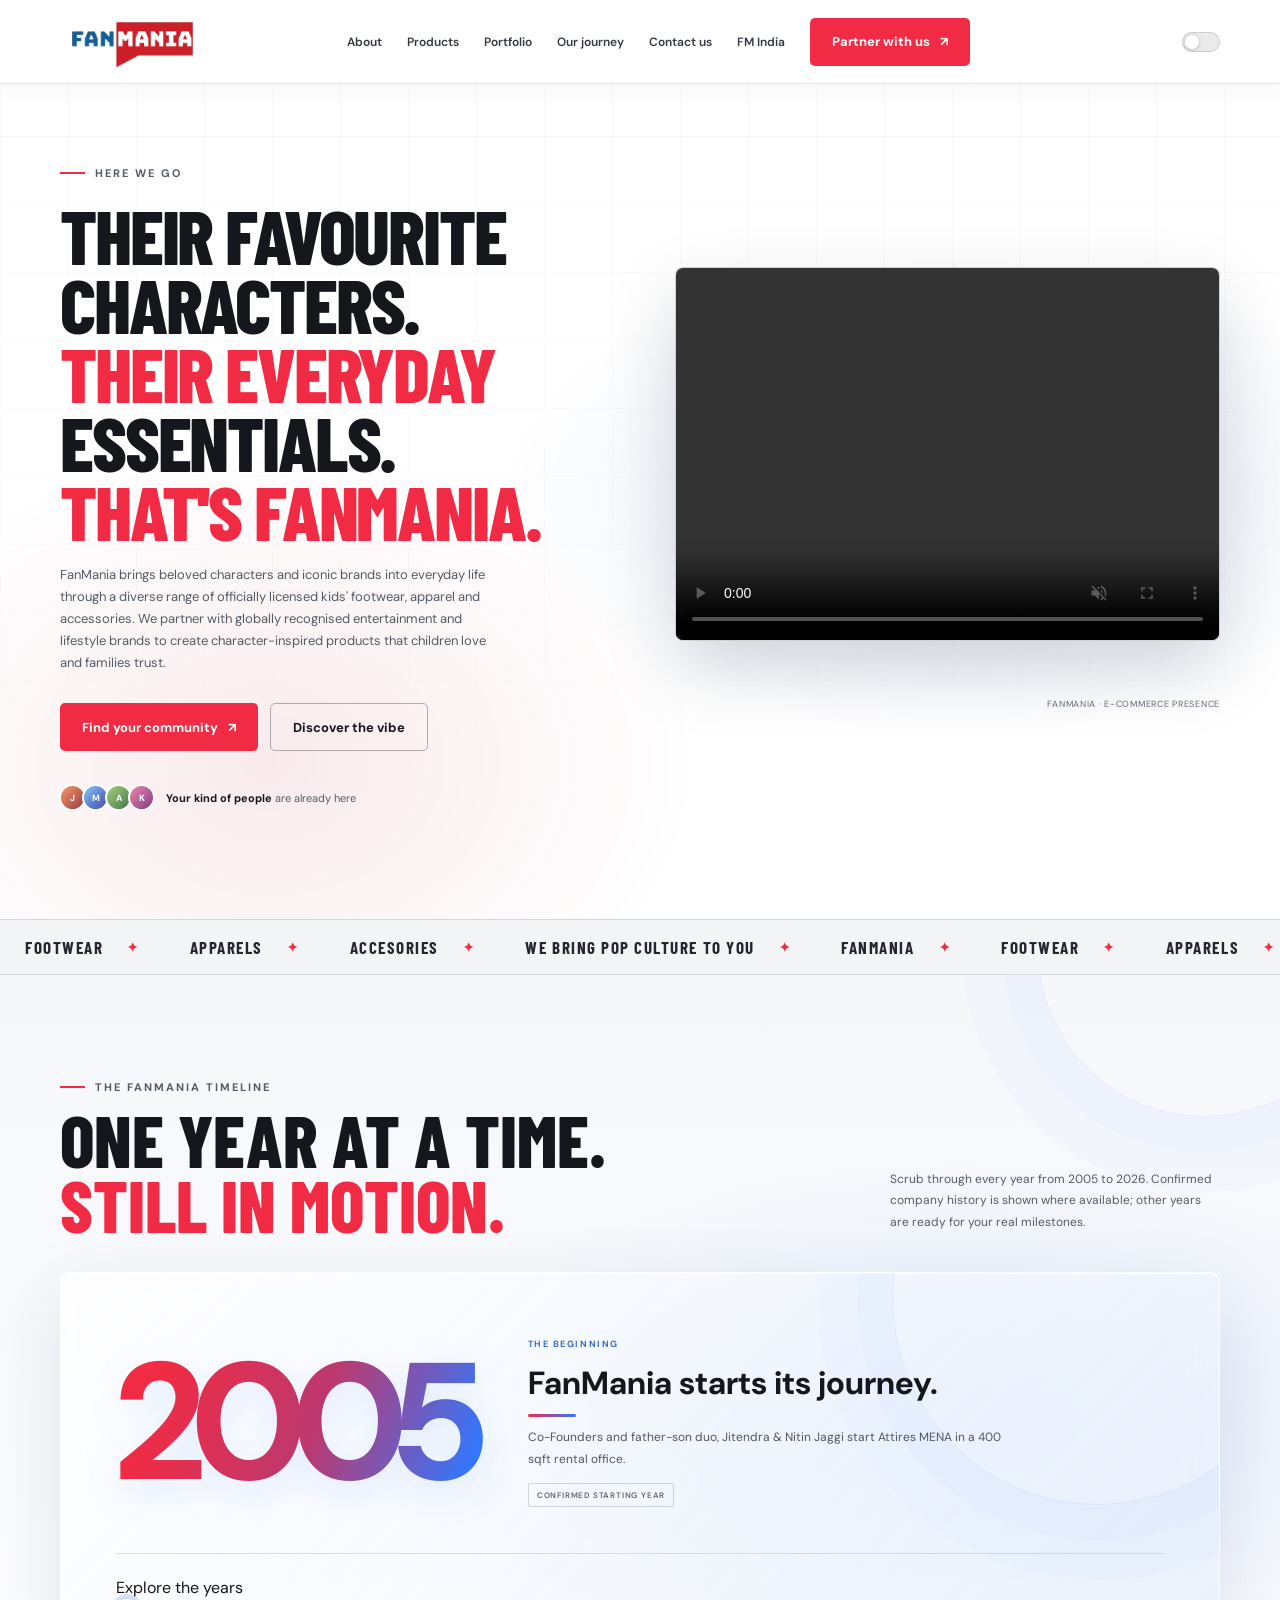
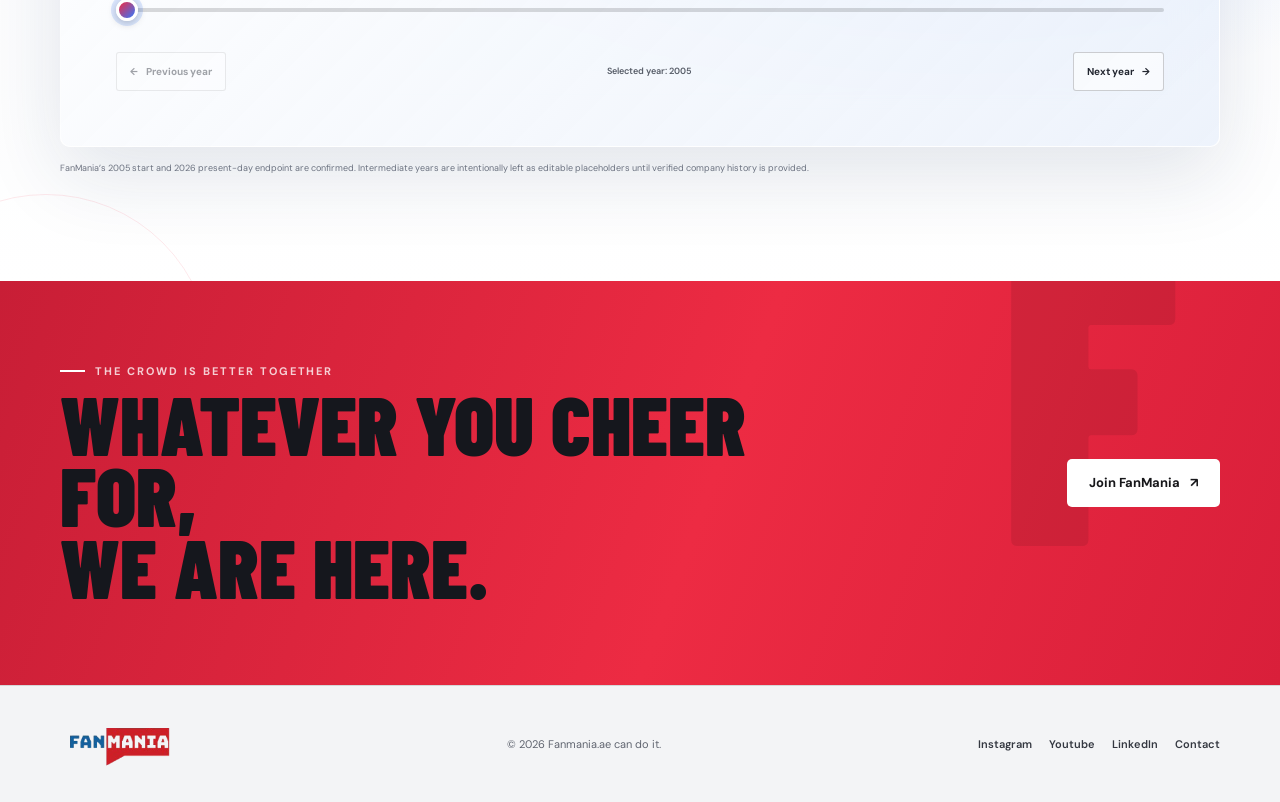
<file: index.html>
<!doctype html>
<html lang="en">
<head>
  <meta charset="utf-8">
  <meta name="viewport" content="width=device-width, initial-scale=1">
  <meta name="theme-color" content="#ffffff">
  <meta name="description" content="Their favourite characters. Their everyday essentials. That's Fanmania.">
  <title>FanMania — Their favourite characters. Their everyday essentials. That's Fanmania.</title>
  <link rel="preconnect" href="https://fonts.googleapis.com">
  <link rel="preconnect" href="https://fonts.gstatic.com" crossorigin>
  <link href="https://fonts.googleapis.com/css2?family=Barlow+Condensed:wght@600;700;800;900&family=DM+Sans:wght@400;500;600;700&display=swap" rel="stylesheet">
  <style>
    :root {
      color-scheme: light;
      --ink: #ffffff;
      --panel: #f3f4f6;
      --white: #15171d;
      --muted: #555b66;
      --red: #f12b43;
      --blue: #3178ff;
      --line: rgba(9,10,14,.13);
      --display: "Barlow Condensed", Impact, sans-serif;
      --body: "DM Sans", Arial, sans-serif;
    }

    html[data-theme="dark"] {
      color-scheme: dark;
      --ink: #11141a;
      --panel: #1b2029;
      --white: #f4f6fb;
      --muted: #aab1bf;
      --line: rgba(255,255,255,.14);
    }

    * { box-sizing: border-box; }
    html { scroll-behavior: smooth; }
    body { margin: 0; background: var(--ink); color: var(--white); font-family: var(--body); }
    a { color: inherit; text-decoration: none; }
    button { font: inherit; }
    .site-shell { overflow: clip; }
    .wrap { width: min(1160px, calc(100% - 48px)); margin-inline: auto; }

    .topbar {
      position: fixed; z-index: 10; inset: 0 0 auto; height: 84px;
      border-bottom: 1px solid rgba(9,10,14,.1);
      background: rgba(255,255,255,.9);
      box-shadow: 0 5px 22px rgba(9,10,14,.045);
      backdrop-filter: blur(16px);
    }
    .nav { height: 100%; display: flex; align-items: center; justify-content: space-between; }
    .brand { display: inline-flex; align-items: center; }
    .brand img { display: block; width: 158px; height: auto; }
    .nav-links { display: flex; align-items: center; gap: clamp(12px, 2vw, 25px); color: #343841; font-size: 12px; font-weight: 600; }
    .nav-links a:not(.button):hover { color: var(--red); }
    .theme-toggle { display: inline-flex; align-items: center; gap: 10px; padding: 0; border: 0; background: transparent; color: var(--white); font-size: 11px; font-weight: 700; letter-spacing: .08em; text-transform: uppercase; cursor: pointer; transition: color .2s ease, transform .2s ease; }
    .theme-toggle:hover { color: var(--blue); transform: translateY(-1px); }
    .theme-toggle-label { line-height: 1; }
    .theme-toggle-track { position: relative; display: inline-block; width: 38px; height: 20px; border: 1px solid var(--line); border-radius: 999px; background: rgba(9,10,14,.08); transition: background .2s ease, border-color .2s ease; }
    .theme-toggle-knob { position: absolute; top: 2px; left: 2px; width: 14px; height: 14px; border-radius: 50%; background: #ffffff; box-shadow: 0 1px 4px rgba(9,10,14,.22); transition: transform .2s ease, background .2s ease; }
    .menu-toggle { display: none; width: 42px; height: 42px; align-items: center; justify-content: center; border: 1px solid var(--line); border-radius: 4px; background: white; cursor: pointer; }
    .menu-toggle svg { width: 19px; height: 19px; }
    .button {
      display: inline-flex; align-items: center; justify-content: center; gap: 10px;
      min-height: 48px; padding: 0 22px; border: 0; border-radius: 5px;
      background: var(--red); color: white; font-size: 13px; font-weight: 700;
      transition: transform .2s ease, background .2s ease, box-shadow .2s ease;
    }
    .button:hover { transform: translateY(-3px); background: #ff4056; box-shadow: 0 10px 28px rgba(241,43,67,.25); }
    .button svg { width: 15px; height: 15px; }
    .button-outline { background: transparent; border: 1px solid rgba(9,10,14,.3); color: var(--white); }
    .button-outline:hover { background: rgba(9,10,14,.06); box-shadow: none; }
    section[id] { scroll-margin-top: 96px; }

    .hero {
      position: relative; min-height: 760px; padding: 166px 0 108px;
      display: flex; align-items: center; isolation: isolate;
      background:
        radial-gradient(ellipse at 75% 54%, rgba(34,84,181,.12), transparent 34%),
        radial-gradient(ellipse at 21% 83%, rgba(189,28,51,.09), transparent 30%),
        #ffffff;
    }
    .hero::before {
      content: ""; position: absolute; z-index: -1; inset: 0;
      background-image: linear-gradient(rgba(9,10,14,.035) 1px, transparent 1px), linear-gradient(90deg, rgba(9,10,14,.035) 1px, transparent 1px);
      background-size: 68px 68px; mask-image: linear-gradient(to bottom, black, transparent 90%);
    }
    .hero-grid { display: grid; grid-template-columns: 1.03fr .97fr; align-items: center; gap: 36px; }
    .eyebrow { display: flex; align-items: center; gap: 10px; color: #555b66; font-size: 11px; font-weight: 700; letter-spacing: .18em; text-transform: uppercase; }
    .eyebrow::before { content: ""; width: 25px; height: 2px; background: var(--red); }
    h1, h2, h3, p { margin-top: 0; }
    h1 { max-width: 560px; margin: 20px 0 18px; font-family: var(--display); font-size: clamp(52px, 6vw, 86px); font-weight: 800; letter-spacing: -.028em; line-height: .9; text-transform: uppercase; }
    h1 .accent { color: var(--red); }
    .hero-copy { max-width: 430px; margin-bottom: 29px; color: #555b66; font-size: 13px; line-height: 1.7; }
    .hero-actions { display: flex; flex-wrap: wrap; gap: 12px; }
    .hero-note { display: flex; align-items: center; gap: 11px; margin-top: 33px; color: #555b66; font-size: 11px; }
    .avatar-stack { display: flex; padding-left: 3px; }
    .avatar { display: grid; width: 27px; height: 27px; margin-left: -4px; place-items: center; border: 2px solid var(--ink); border-radius: 50%; background: linear-gradient(135deg,#f89967,#963c45); color: white; font-size: 9px; font-weight: 700; }
    .avatar:nth-child(2) { background: linear-gradient(135deg,#80c6ff,#4549a3); }
    .avatar:nth-child(3) { background: linear-gradient(135deg,#a6cf7c,#44784b); }
    .avatar:nth-child(4) { background: linear-gradient(135deg,#ec87ae,#813d83); }
    .hero-note strong { color: #15171d; }

    .visual { position: relative; min-height: 490px; display: grid; align-items: center; }
    .hero-video { width: 100%; aspect-ratio: 16 / 11; object-fit: cover; border: 1px solid rgba(9,10,14,.12); border-radius: 8px; background: #e9edf3; box-shadow: 0 28px 70px rgba(18,35,60,.17); }
    .video-caption { margin: 11px 0 0; color: #636a76; font-size: 9px; letter-spacing: .08em; text-align: right; text-transform: uppercase; }

    .ticker { position: relative; overflow: hidden; padding: 17px 0; border-block: 1px solid rgba(9,10,14,.12); background: #f3f4f6; }
    .ticker-track { display: flex; width: max-content; align-items: center; animation: marquee 28s linear infinite; }
    .ticker-item { display: inline-flex; align-items: center; gap: 24px; padding: 0 25px; color: #242731; font-family: var(--display); font-size: 17px; font-weight: 700; letter-spacing: .09em; text-transform: uppercase; white-space: nowrap; }
    .ticker-item::after { content: "✦"; color: var(--red); font-size: 13px; }

    .section { padding: 112px 0; }
    .section-heading { display: flex; align-items: end; justify-content: space-between; gap: 30px; margin-bottom: 42px; }
    .section-heading h2 { max-width: 560px; margin: 13px 0 0; font-family: var(--display); font-size: clamp(46px, 6vw, 72px); font-weight: 800; line-height: .9; text-transform: uppercase; }
    .section-heading h2 span { color: var(--red); }
    .section-heading p { max-width: 310px; margin: 0 0 2px; color: var(--muted); font-size: 13px; line-height: 1.8; }
    .feature-grid { display: grid; grid-template-columns: repeat(3, 1fr); gap: 16px; }
    .feature-card { position: relative; min-height: 270px; overflow: hidden; padding: 26px; border: 1px solid var(--line); border-radius: 7px; background: linear-gradient(145deg, #ffffff, #f3f4f6); transition: transform .25s ease, border-color .25s ease; }
    .feature-card:hover { transform: translateY(-7px); border-color: rgba(241,43,67,.6); }
    .feature-number { color: #737985; font-family: var(--display); font-size: 12px; font-weight: 700; letter-spacing: .1em; }
    .feature-icon { display: grid; width: 46px; height: 46px; margin: 23px 0 20px; place-items: center; border: 1px solid rgba(49,120,255,.3); border-radius: 7px; background: rgba(49,120,255,.1); color: #76a3ff; }
    .feature-icon svg { width: 22px; height: 22px; }
    .feature-card:nth-child(2) .feature-icon { border-color: rgba(241,43,67,.3); background: rgba(241,43,67,.1); color: #ff687b; }
    .feature-card:nth-child(3) .feature-icon { border-color: rgba(9,10,14,.16); background: rgba(9,10,14,.05); color: #222631; }
    .feature-card h3 { margin-bottom: 9px; font-family: var(--display); font-size: 25px; font-weight: 700; text-transform: uppercase; }
    .feature-card p { max-width: 290px; margin-bottom: 0; color: var(--muted); font-size: 12px; line-height: 1.75; }
    .card-watermark { position: absolute; right: 16px; bottom: -27px; color: rgba(9,10,14,.045); font-family: var(--display); font-size: 132px; font-weight: 900; line-height: 1; }

    .journey { position: relative; padding: 105px 0; overflow: hidden; background: radial-gradient(ellipse at 75% 50%, rgba(49,120,255,.12), transparent 42%), linear-gradient(180deg, #f5f7fb, #fff); }
    .journey::before, .journey::after { position: absolute; width: 330px; height: 330px; border: 1px solid rgba(49,120,255,.09); border-radius: 50%; content: ""; pointer-events: none; }
    .journey::before { top: -190px; right: -90px; box-shadow: 0 0 0 35px rgba(49,120,255,.025), 0 0 0 75px rgba(49,120,255,.02); }
    .journey::after { bottom: -245px; left: -120px; border-color: rgba(241,43,67,.1); }
    .journey-inner { position: relative; z-index: 1; }
    .journey-heading { display: flex; align-items: end; justify-content: space-between; gap: 30px; margin-bottom: 35px; }
    .journey-heading h2 { max-width: 600px; margin: 13px 0 0; font-family: var(--display); font-size: clamp(46px, 6vw, 72px); font-weight: 800; line-height: .9; text-transform: uppercase; }
    .journey-heading h2 span { color: var(--red); }
    .journey-heading p { max-width: 330px; margin: 0 0 3px; color: #555b66; font-size: 12px; line-height: 1.8; }
    .timeline-glass { position: relative; overflow: hidden; padding: clamp(23px, 5vw, 55px); border: 1px solid rgba(255,255,255,.85); border-radius: 10px; background: linear-gradient(135deg, rgba(255,255,255,.82), rgba(229,237,250,.67)); box-shadow: 0 28px 80px rgba(27,51,89,.12), inset 0 1px rgba(255,255,255,.95); backdrop-filter: blur(22px) saturate(150%); -webkit-backdrop-filter: blur(22px) saturate(150%); animation: timeline-float 12s ease-in-out infinite; }
    .timeline-glass::before { position: absolute; top: -180px; right: -85px; width: 410px; height: 410px; border: 1px solid rgba(49,120,255,.1); border-radius: 50%; box-shadow: 0 0 0 35px rgba(49,120,255,.025), 0 0 0 75px rgba(49,120,255,.018); content: ""; pointer-events: none; animation: timeline-breathe 11s ease-in-out infinite; }
    .timeline-content { position: relative; z-index: 1; min-height: 190px; display: grid; grid-template-columns: .75fr 1.25fr; align-items: center; gap: 30px; }
    .timeline-content.is-changing .timeline-year { animation: timeline-year-in .9s cubic-bezier(.2,.7,.25,1) both; }
    .timeline-content.is-changing .timeline-detail { animation: timeline-detail-in 1.1s cubic-bezier(.2,.7,.25,1) both; }
    .timeline-year { color: var(--red); background: linear-gradient(110deg, #f12b43 12%, #bd386e 52%, #3178ff 92%); background-clip: text; -webkit-background-clip: text; -webkit-text-fill-color: transparent; font-family: var(--body); font-size: clamp(88px, 15vw, 166px); font-weight: 800; letter-spacing: -.08em; line-height: .9; filter: drop-shadow(0 12px 18px rgba(49,120,255,.12)); }
    .timeline-detail { max-width: 490px; }
    .timeline-detail .year-label { color: #356fc4; font-size: 9px; font-weight: 700; letter-spacing: .17em; text-transform: uppercase; }
    .timeline-detail h3 { margin: 12px 0 10px; font-family: var(--body); font-size: clamp(23px, 3vw, 32px); font-weight: 700; line-height: 1.35; }
    .timeline-detail h3::after { display: block; width: 48px; height: 3px; margin-top: 9px; border-radius: 2px; background: linear-gradient(90deg, #f12b43, #3178ff); content: ""; }
    .timeline-detail p { min-height: 43px; margin: 0; color: #505662; font-size: 12px; line-height: 1.8; }
    .timeline-unverified { display: inline-block; margin-top: 13px; padding: 6px 8px; border: 1px solid rgba(21,23,29,.16); border-radius: 2px; color: #606570; font-size: 8px; font-weight: 600; letter-spacing: .1em; text-transform: uppercase; }
    .timeline-slider-row { position: relative; z-index: 1; margin-top: 35px; padding-top: 23px; border-top: 1px solid rgba(21,23,29,.12); }
    .timeline-range { width: 100%; height: 25px; margin: 0; appearance: none; -webkit-appearance: none; background: transparent; cursor: ew-resize; touch-action: pan-y; }
    .timeline-range::-webkit-slider-runnable-track { height: 4px; border-radius: 4px; background: linear-gradient(to right, #f12b43 0, #3178ff var(--slider-progress, 0%), rgba(21,23,29,.16) var(--slider-progress, 0%) 100%); }
    .timeline-range::-moz-range-track { height: 4px; border-radius: 4px; background: rgba(21,23,29,.16); }
    .timeline-range::-moz-range-progress { height: 4px; border-radius: 4px; background: linear-gradient(90deg, #f12b43, #bd386e 52%, #3178ff); }
    .timeline-range::-webkit-slider-thumb { width: 22px; height: 22px; margin-top: -9px; appearance: none; -webkit-appearance: none; border: 3px solid white; border-radius: 50%; background: linear-gradient(135deg, #f12b43, #3178ff); box-shadow: 0 2px 9px rgba(21,23,29,.25), 0 0 0 5px rgba(49,120,255,.16); transition: box-shadow .2s ease, transform .2s ease; }
    .timeline-range::-moz-range-thumb { width: 17px; height: 17px; border: 3px solid white; border-radius: 50%; background: linear-gradient(135deg, #f12b43, #3178ff); box-shadow: 0 2px 9px rgba(21,23,29,.25), 0 0 0 5px rgba(49,120,255,.16); transition: box-shadow .2s ease, transform .2s ease; }
    .timeline-range:hover::-webkit-slider-thumb { transform: scale(1.12); box-shadow: 0 2px 9px rgba(21,23,29,.25), 0 0 0 8px rgba(241,43,67,.13); }
    .timeline-range:hover::-moz-range-thumb { transform: scale(1.12); box-shadow: 0 2px 9px rgba(21,23,29,.25), 0 0 0 8px rgba(241,43,67,.13); }
    .timeline-range:focus-visible { outline: none; }
    .timeline-range:focus-visible::-webkit-slider-thumb { box-shadow: 0 0 0 4px #2873d8, 0 0 0 7px rgba(40,115,216,.2); }
    .timeline-range:focus-visible::-moz-range-thumb { box-shadow: 0 0 0 4px #2873d8, 0 0 0 7px rgba(40,115,216,.2); }
    .timeline-controls { display: flex; align-items: center; justify-content: space-between; gap: 12px; margin-top: 24px; }
    .timeline-controls button { display: inline-flex; min-height: 39px; align-items: center; justify-content: center; gap: 8px; padding: 0 13px; border: 1px solid rgba(21,23,29,.2); border-radius: 3px; background: rgba(255,255,255,.58); color: #222630; font-size: 10px; font-weight: 700; cursor: pointer; transition: background .2s ease, border-color .2s ease, transform .2s ease; }
    .timeline-controls button:hover:not(:disabled) { border-color: var(--blue); background: white; transform: translateY(-2px); }
    .timeline-controls button:disabled { opacity: .42; cursor: not-allowed; }
    .timeline-current { color: #565c67; font-size: 9px; font-weight: 600; }
    .journey-note { max-width: 780px; margin: 14px 0 0; color: #727783; font-size: 9px; line-height: 1.7; }

    .manifesto { position: relative; padding: 83px 0; overflow: hidden; background: linear-gradient(110deg, #c81e36, #ed2b43 55%, #d91f3a); }
    .manifesto::after { content: "F"; position: absolute; right: 8%; top: -104px; color: rgba(0,0,0,.09); font-family: var(--display); font-size: 410px; font-weight: 900; line-height: 1; }
    .manifesto-inner { position: relative; z-index: 1; display: flex; align-items: center; justify-content: space-between; gap: 32px; }
    .manifesto h2 { max-width: 690px; margin: 10px 0 0; font-family: var(--display); font-size: clamp(47px, 6.8vw, 83px); font-weight: 900; line-height: .86; text-transform: uppercase; }
    .manifesto .eyebrow::before { background: white; }
    .manifesto .eyebrow { color: rgba(255,255,255,.78); }
    .manifesto .button { flex: 0 0 auto; background: white; color: #17171a; }
    .manifesto .button:hover { background: #f1f2f5; box-shadow: 0 10px 28px rgba(0,0,0,.18); }

    .footer { padding: 35px 0; background: #f3f4f6; border-top: 1px solid var(--line); }
    .footer-inner { display: flex; align-items: center; justify-content: space-between; gap: 20px; }
    .footer .brand img { width: 130px; }
    .footer p { margin: 0; color: #606570; font-size: 11px; }
    .socials { display: flex; gap: 17px; color: #343841; font-size: 11px; font-weight: 600; }
    .socials a:hover { color: var(--red); }

    html[data-theme="dark"] .topbar { border-color: var(--line); background: rgba(17,20,26,.92); }
    html[data-theme="dark"] .nav-links { color: #e0e4ec; }
    html[data-theme="dark"] .menu-toggle { background: var(--panel); color: var(--white); }
    html[data-theme="dark"] .button-outline { border-color: rgba(255,255,255,.32); }
    html[data-theme="dark"] .button-outline:hover { background: rgba(255,255,255,.08); }
    html[data-theme="dark"] .hero { background: radial-gradient(ellipse at 75% 54%, rgba(34,84,181,.18), transparent 34%), radial-gradient(ellipse at 21% 83%, rgba(189,28,51,.12), transparent 30%), #11141a; }
    html[data-theme="dark"] .hero::before { background-image: linear-gradient(rgba(255,255,255,.035) 1px, transparent 1px), linear-gradient(90deg, rgba(255,255,255,.035) 1px, transparent 1px); }
    html[data-theme="dark"] .eyebrow,
    html[data-theme="dark"] .hero-copy,
    html[data-theme="dark"] .hero-note,
    html[data-theme="dark"] .video-caption,
    html[data-theme="dark"] .journey-heading p { color: #aab1bf; }
    html[data-theme="dark"] .hero-note strong { color: var(--white); }
    html[data-theme="dark"] .hero-video { border-color: var(--line); background: #1b2029; }
    html[data-theme="dark"] .ticker { border-color: var(--line); background: #1b2029; }
    html[data-theme="dark"] .ticker-item { color: #e4e7ed; }
    html[data-theme="dark"] .feature-card { background: linear-gradient(145deg, #1b2029, #151922); }
    html[data-theme="dark"] .feature-card:nth-child(3) .feature-icon { border-color: rgba(255,255,255,.16); background: rgba(255,255,255,.05); color: #dce2ed; }
    html[data-theme="dark"] .card-watermark { color: rgba(255,255,255,.045); }
    html[data-theme="dark"] .journey { background: radial-gradient(ellipse at 75% 50%, rgba(49,120,255,.14), transparent 42%), linear-gradient(180deg, #151922, #11141a); }
    html[data-theme="dark"] .timeline-glass { border-color: rgba(255,255,255,.13); background: linear-gradient(135deg, rgba(35,41,53,.9), rgba(27,35,49,.82)); box-shadow: 0 28px 80px rgba(0,0,0,.24), inset 0 1px rgba(255,255,255,.1); }
    html[data-theme="dark"] .timeline-detail p,
    html[data-theme="dark"] .timeline-current { color: #b7bfcc; }
    html[data-theme="dark"] .timeline-unverified { border-color: rgba(255,255,255,.2); color: #b7bfcc; }
    html[data-theme="dark"] .timeline-slider-row { border-color: var(--line); }
    html[data-theme="dark"] .timeline-range::-webkit-slider-runnable-track { background: linear-gradient(to right, #f12b43 0, #3178ff var(--slider-progress, 0%), rgba(255,255,255,.2) var(--slider-progress, 0%) 100%); }
    html[data-theme="dark"] .timeline-range::-moz-range-track { background: rgba(255,255,255,.2); }
    html[data-theme="dark"] .timeline-controls button { border-color: rgba(255,255,255,.22); background: rgba(17,20,26,.62); color: #e4e7ed; }
    html[data-theme="dark"] .timeline-controls button:hover:not(:disabled) { background: #252c38; }
    html[data-theme="dark"] .journey-note { color: #aab1bf; }
    html[data-theme="dark"] .footer { background: #1b2029; }
    html[data-theme="dark"] .footer p,
    html[data-theme="dark"] .socials { color: #b7bfcc; }

    .reveal { opacity: 0; transform: translateY(22px); transition: opacity .7s ease, transform .7s ease; }
    .reveal.visible { opacity: 1; transform: translateY(0); }
    .feature-card:nth-child(2) { transition-delay: .1s; }
    .feature-card:nth-child(3) { transition-delay: .2s; }
    @keyframes float { 0%,100% { transform: translateY(0); } 50% { transform: translateY(-12px); } }
    @keyframes marquee { to { transform: translateX(-50%); } }
    @keyframes timeline-breathe { 0%,100% { opacity: .65; transform: scale(.97); } 50% { opacity: 1; transform: scale(1.03); } }
    @keyframes timeline-float { 0%,100% { transform: translateY(0); } 50% { transform: translateY(-4px); } }
    @keyframes timeline-year-in { from { opacity: .35; transform: translateY(12px) scale(.97); filter: blur(5px); } to { opacity: 1; transform: translateY(0) scale(1); filter: blur(0); } }
    @keyframes timeline-detail-in { from { opacity: .3; transform: translateY(10px); } to { opacity: 1; transform: translateY(0); } }

    @media (max-width: 850px) {
      .hero { min-height: auto; padding: 145px 0 78px; }
      .hero-grid { grid-template-columns: 1fr; gap: 5px; }
      .hero-content { position: relative; z-index: 2; }
      .visual { min-height: 0; margin-top: 7px; }
      .section { padding: 82px 0; }
      .journey { padding: 78px 0; }
      .journey-heading { display: block; margin-bottom: 25px; }
      .journey-heading p { margin-top: 16px; }
      .timeline-content { min-height: 250px; grid-template-columns: 1fr; gap: 25px; align-content: center; }
      .timeline-year { font-size: clamp(105px, 30vw, 165px); }
      .timeline-slider-row { margin-top: 25px; }
      .timeline-controls { flex-wrap: wrap; }
      .timeline-current { order: -1; width: 100%; text-align: center; }
    }
    @media (max-width: 760px) {
      .topbar { height: 70px; }
      .brand img { width: 133px; }
      .nav { position: relative; }
      .menu-toggle { display: inline-flex; }
      .nav-links { position: absolute; top: 69px; right: -18px; left: -18px; display: none; align-items: stretch; gap: 0; padding: 7px 19px 18px; border-bottom: 1px solid var(--line); background: rgba(255,255,255,.98); box-shadow: 0 15px 26px rgba(9,10,14,.08); }
      .nav-links.is-open { display: flex; flex-direction: column; }
      .nav-links > a:not(.button) { padding: 13px 2px; border-bottom: 1px solid rgba(9,10,14,.08); font-size: 12px; }
      .nav-links .button { margin-top: 12px; min-height: 42px; padding: 0 14px; font-size: 11px; }
      html[data-theme="dark"] .nav-links { background: rgba(17,20,26,.98); }
      html[data-theme="dark"] .nav-links > a:not(.button) { border-color: var(--line); }
    }
    @media (max-width: 600px) {
      .wrap { width: min(100% - 36px, 480px); }
      .hero { padding-top: 132px; }
      h1 { font-size: clamp(66px, 17vw, 90px); }
      .hero-copy { max-width: 360px; font-size: 13px; }
      .visual { margin-inline: 0; }
      .hero-video { aspect-ratio: 4 / 3; }
      .section { padding: 72px 0; }
      .section-heading { display: block; margin-bottom: 28px; }
      .section-heading p { margin-top: 17px; }
      .feature-grid { grid-template-columns: 1fr; gap: 11px; }
      .feature-card { min-height: 235px; }
      .feature-icon { margin: 17px 0 15px; }
      .manifesto { padding: 65px 0; }
      .manifesto-inner { align-items: flex-start; flex-direction: column; }
      .manifesto h2 { font-size: 58px; }
      .manifesto::after { right: -20px; top: 20px; font-size: 280px; }
      .footer-inner { flex-wrap: wrap; }
      .footer p { order: 3; width: 100%; }
    }
    @media (prefers-reduced-motion: reduce) {
      *, *::before, *::after { scroll-behavior: auto !important; animation-duration: .01ms !important; animation-iteration-count: 1 !important; transition-duration: .01ms !important; }
      .reveal { opacity: 1; transform: none; }
    }
  </style>
  <script src="dark-mode.js"></script>
  <script src="page-animations.js"></script>
  <link rel="stylesheet" href="dark-mode.css">
</head>
<body>
  <div class="site-shell">
    <header class="topbar">
      <nav class="nav wrap" aria-label="Main navigation">
        <a class="brand" href="#home" aria-label="FanMania home">
          <img src="Screenshot_2026-10-06_143455-removebg-preview.png" alt="FanMania">
        </a>
        <div class="nav-links" id="nav-links">
          <a href="#about">About</a>
          <a href="products.html">Products</a>
          <a href="portfolio.html">Portfolio</a>
          <a href="#journey">Our journey</a>
          <a href="contact.html">Contact us</a>
          <a class="fm-india-tab" href="fm-india.html">FM India</a>
          <a class="button" href="contact.html">Partner with us <span aria-hidden="true">↗</span></a>
        </div>
        <button class="theme-toggle" id="theme-toggle" type="button" aria-label="Turn on dark mode" aria-pressed="false">
          <span class="theme-toggle-label">Dark Mode</span>
          <span class="theme-toggle-track" aria-hidden="true"><span class="theme-toggle-knob"></span></span>
        </button>
        <button class="menu-toggle" id="menu-toggle" type="button" aria-label="Open navigation" aria-controls="nav-links" aria-expanded="false">
          <svg viewBox="0 0 24 24" fill="none" stroke="currentColor" stroke-width="1.8" aria-hidden="true"><path d="M4 7h16M4 12h16M4 17h16"/></svg>
        </button>
      </nav>
    </header>

    <main>
      <section class="hero" id="home">
        <div class="hero-grid wrap">
          <div class="hero-content">
            <div class="eyebrow">Here We Go</div>
            <h1>Their favourite<br>characters.<br><span class="accent">Their everyday</span><br>essentials.<br><span class="accent">That's Fanmania.</span></h1>
            <p class="hero-copy">FanMania brings beloved characters and iconic brands into everyday life through a diverse range of officially licensed kids' footwear, apparel and accessories. We partner with globally recognised entertainment and lifestyle brands to create character-inspired products that children love and families trust.</p>
            <div class="hero-actions">
              <a class="button" href="#join">Find your community <span aria-hidden="true">↗</span></a>
              <a class="button button-outline" href="https://www.linkedin.com/company/fan-mania/home/" target="_blank" rel="noopener noreferrer">Discover the vibe</a>
            </div>
            <div class="hero-note">
              <div class="avatar-stack" aria-hidden="true">
                <span class="avatar">J</span><span class="avatar">M</span><span class="avatar">A</span><span class="avatar">K</span>
              </div>
              <span><a href="https://www.linkedin.com/company/fan-mania/home/" target="_blank" rel="noopener noreferrer"><strong>Your kind of people</strong></a> are already here</span>
            </div>
          </div>
          <div class="visual">
            <video class="hero-video" controls autoplay muted loop playsinline preload="metadata" aria-label="FanMania e-commerce presence video">
              <source src="FM%20Ecom%20presence.mp4" type="video/mp4">
              Your browser does not support embedded video. <a href="FM%20Ecom%20presence.mp4">Play the FanMania video</a>.
            </video>
            <p class="video-caption">FanMania · E-commerce presence</p>
          </div>
        </div>
      </section>

      <div class="ticker" aria-label="Footwear, Apparels, Accesories, We Bring Pop Culture To You, Fanmania">
        <div class="ticker-track" aria-hidden="true">
          <span class="ticker-item">Footwear</span>
          <span class="ticker-item">Apparels</span>
          <span class="ticker-item">Accesories</span>
          <span class="ticker-item">We Bring Pop Culture To You</span>
          <span class="ticker-item">Fanmania</span>
          <span class="ticker-item">Footwear</span>
          <span class="ticker-item">Apparels</span>
          <span class="ticker-item">Accesories</span>
          <span class="ticker-item">We Bring Pop Culture To You</span>
          <span class="ticker-item">Fanmania</span>
        </div>
      </div>


      <section class="journey" id="journey" aria-labelledby="journey-title">
        <div class="journey-inner wrap">
          <div class="journey-heading reveal">
            <div>
              <div class="eyebrow">The FanMania timeline</div>
              <h2 id="journey-title">One year at a time.<br><span>Still in motion.</span></h2>
            </div>
            <p>Scrub through every year from 2005 to 2026. Confirmed company history is shown where available; other years are ready for your real milestones.</p>
          </div>
          <div class="timeline-glass reveal">
            <div class="timeline-content" data-year="2005" aria-live="polite" aria-atomic="true">
              <div class="timeline-year" id="timeline-year">2005</div>
              <div class="timeline-detail">
                <div class="year-label" id="timeline-label">The beginning</div>
                <h3 id="timeline-title">FanMania starts its journey.</h3>
                <p id="timeline-copy">Co-Founders and father-son duo, Jitendra &amp; Nitin Jaggi start Attires MENA in a 400 sqft rental office.</p>
                <span class="timeline-unverified" id="timeline-status">Confirmed starting year</span>
              </div>
            </div>
            <div class="timeline-slider-row">
              <label class="section-kicker" for="timeline-slider">Explore the years</label>
              <input class="timeline-range" id="timeline-slider" type="range" min="0" max="13" step="1" value="0" aria-valuetext="2005">
            </div>
            <div class="timeline-controls">
              <button type="button" id="timeline-previous" aria-label="Go to previous year"><span aria-hidden="true">←</span> Previous year</button>
              <span class="timeline-current">Selected year: <output id="timeline-output" for="timeline-slider">2005</output></span>
              <button type="button" id="timeline-next" aria-label="Go to next year">Next year <span aria-hidden="true">→</span></button>
            </div>
          </div>
          <p class="journey-note">FanMania’s 2005 start and 2026 present-day endpoint are confirmed. Intermediate years are intentionally left as editable placeholders until verified company history is provided.</p>
        </div>
      </section>

      <section class="manifesto" id="join">
        <div class="manifesto-inner wrap">
          <div>
            <div class="eyebrow">The crowd is better together</div>
            <h2>Whatever you cheer for,<br>We Are here.</h2>
          </div>
          <a class="button" href="mailto:shadma@fanmania.ae">Join FanMania <span aria-hidden="true">↗</span></a>
        </div>
      </section>
    </main>

    <footer class="footer">
      <div class="footer-inner wrap">
        <a class="brand" href="#home" aria-label="FanMania home">
          <img src="Screenshot_2026-10-06_143455-removebg-preview.png" alt="FanMania">
        </a>
        <p>© <span id="year"></span> Fanmania.ae can do it.</p>
        <div class="socials">
          <a href="https://www.instagram.com/fanmaniame?exln=MTlsdDFkazhpcGY2Nw==" target="_blank" rel="noopener noreferrer">Instagram</a>
          <a href="https://youtube.com/@fanmaniadubai?si=Xp51ItAUXbbGJ5VT" target="_blank" rel="noopener noreferrer">Youtube</a>
          <a href="https://www.linkedin.com/company/fan-mania/home/" target="_blank" rel="noopener noreferrer">LinkedIn</a>
          <a href="contact.html">Contact</a>
        </div>
      </div>
    </footer>
  </div>
  <script>
    document.getElementById("year").textContent = new Date().getFullYear();

    const menuToggle = document.getElementById("menu-toggle");
    const menuLinks = document.getElementById("nav-links");
    function closeMenu() {
      menuLinks.classList.remove("is-open");
      menuToggle.setAttribute("aria-expanded", "false");
      menuToggle.setAttribute("aria-label", "Open navigation");
    }
    menuToggle.addEventListener("click", () => {
      const open = menuToggle.getAttribute("aria-expanded") === "true";
      menuToggle.setAttribute("aria-expanded", String(!open));
      menuToggle.setAttribute("aria-label", open ? "Open navigation" : "Close navigation");
      menuLinks.classList.toggle("is-open", !open);
    });
    menuLinks.querySelectorAll("a").forEach(link => link.addEventListener("click", closeMenu));
    document.addEventListener("keydown", event => {
      if (event.key === "Escape") closeMenu();
    });

    const timelineSlider = document.getElementById("timeline-slider");
    const timelineContent = document.querySelector(".timeline-content");
    const timelineYear = document.getElementById("timeline-year");
    const timelineLabel = document.getElementById("timeline-label");
    const timelineTitle = document.getElementById("timeline-title");
    const timelineCopy = document.getElementById("timeline-copy");
    const timelineStatus = document.getElementById("timeline-status");
    const timelineOutput = document.getElementById("timeline-output");
    const timelinePrevious = document.getElementById("timeline-previous");
    const timelineNext = document.getElementById("timeline-next");

    const removedTimelineYears = new Set([2006, 2008, 2010, 2011, 2013, 2015, 2017, 2019]);
    const timelineYears = Array.from({ length: 22 }, (_, index) => 2005 + index)
      .filter(year => !removedTimelineYears.has(year));
    timelineSlider.max = String(timelineYears.length - 1);
    const timelineData = timelineYears.map(year => {
      return {
        year,
        label: "A year in the story",
        title: "Add this year’s chapter.",
        copy: "No verified company update for " + year + " has been provided yet. Add an approved milestone or company detail for this year here.",
        status: "Company history to be confirmed"
      };
    });

    const setTimelineMilestone = (year, label, title, copy, status = "Company milestone") => {
      const index = timelineYears.indexOf(year);
      if (index !== -1) timelineData[index] = { year, label, title, copy, status };
    };
    setTimelineMilestone(2005, "The beginning", "FanMania starts its journey.", "Co-Founders and father-son duo, Jitendra & Nitin Jaggi start Attires MENA in a 400 sqft rental office.", "Confirmed starting year");
    setTimelineMilestone(2007, "Regional expansion", "Expanding into Saudi Arabia.", "Expansion of business to Saudi Arabia with distribution in hypermarkets.");
    setTimelineMilestone(2009, "Growing the team", "A new chapter in product design.", "Jitin Jaggi joins to take over Product Design and Sourcing.");
    setTimelineMilestone(2012, "Entering licensed merchandise", "First licensing partnerships.", "Foray into the licensed merchandise business. First tie ups with Nickelodeon & Cartoon Network.");
    setTimelineMilestone(2014, "Portfolio expansion", "A major licensing deal.", "Warner Brothers deal is signed and the license portfolio expands.");
    setTimelineMilestone(2016, "A premier licensee", "The portfolio comes together.", "Deal with Disney completes the portfolio. We are now considered among region’s premier licensees.");
    setTimelineMilestone(2018, "Fan Mania is born", "A new co-founder joins.", "Co-founder Akshay Gehi joins hands and Fan Mania is born.");
    setTimelineMilestone(2020, "A new home in Jebel Ali", "Moving into a self-owned property.", "We move into a large 125,000 sqft self-owned property in Jebel Ali located within minutes of every major regional retailer’s warehouse.");
    setTimelineMilestone(2021, "A growing creative team", "Four times the talent.", "The team quadruples in size. Fan Mania gets regarded as one of the finest creative teams in the industry.");
    setTimelineMilestone(2026, "FanMania today", "The story continues.", "In 2026, FanMania is an international licensing and children’s merchandise company working with entertainment and character IPs.", "Present day");

    function updateTimeline() {
      const selectedIndex = Number(timelineSlider.value);
      const year = timelineYears[selectedIndex];
      const information = timelineData[selectedIndex];

      timelineOutput.value = String(year);
      timelineOutput.textContent = String(year);
      timelineSlider.setAttribute("aria-valuetext", String(year));
      timelineSlider.style.setProperty("--slider-progress", (selectedIndex / (timelineYears.length - 1) * 100) + "%");
      timelinePrevious.disabled = selectedIndex === 0;
      timelineNext.disabled = selectedIndex === timelineYears.length - 1;
      timelineYear.textContent = String(year);
      timelineLabel.textContent = information.label;
      timelineTitle.textContent = information.title;
      timelineCopy.textContent = information.copy;
      timelineStatus.textContent = information.status;
      if (timelineContent.dataset.year !== String(year)) {
        timelineContent.dataset.year = String(year);
        timelineContent.classList.remove("is-changing");
        void timelineContent.offsetWidth;
        timelineContent.classList.add("is-changing");
      }
    }

    function advanceTimeline() {
      const nextIndex = (Number(timelineSlider.value) + 1) % timelineYears.length;
      timelineSlider.value = String(nextIndex);
      updateTimeline();
    }

    function advanceTimelineWhenVisible() {
      if (document.visibilityState === "visible") advanceTimeline();
    }

    let timelineAutoplay = window.setInterval(advanceTimelineWhenVisible, 12500);

    function restartTimelineAutoplay() {
      window.clearInterval(timelineAutoplay);
      timelineAutoplay = window.setInterval(advanceTimelineWhenVisible, 12500);
    }

    timelineSlider.addEventListener("input", () => {
      updateTimeline();
      restartTimelineAutoplay();
    });
    timelinePrevious.addEventListener("click", () => {
      timelineSlider.value = String(Number(timelineSlider.value) - 1);
      updateTimeline();
      restartTimelineAutoplay();
    });
    timelineNext.addEventListener("click", () => {
      timelineSlider.value = String(Number(timelineSlider.value) + 1);
      updateTimeline();
      restartTimelineAutoplay();
    });
    updateTimeline();

    const revealObserver = new IntersectionObserver((entries, observer) => {
      entries.forEach(entry => {
        if (entry.isIntersecting) {
          entry.target.classList.add("visible");
          observer.unobserve(entry.target);
        }
      });
    }, { threshold: 0.15 });

    document.querySelectorAll(".reveal").forEach(element => revealObserver.observe(element));
  </script>
</body>
</html>
</file>
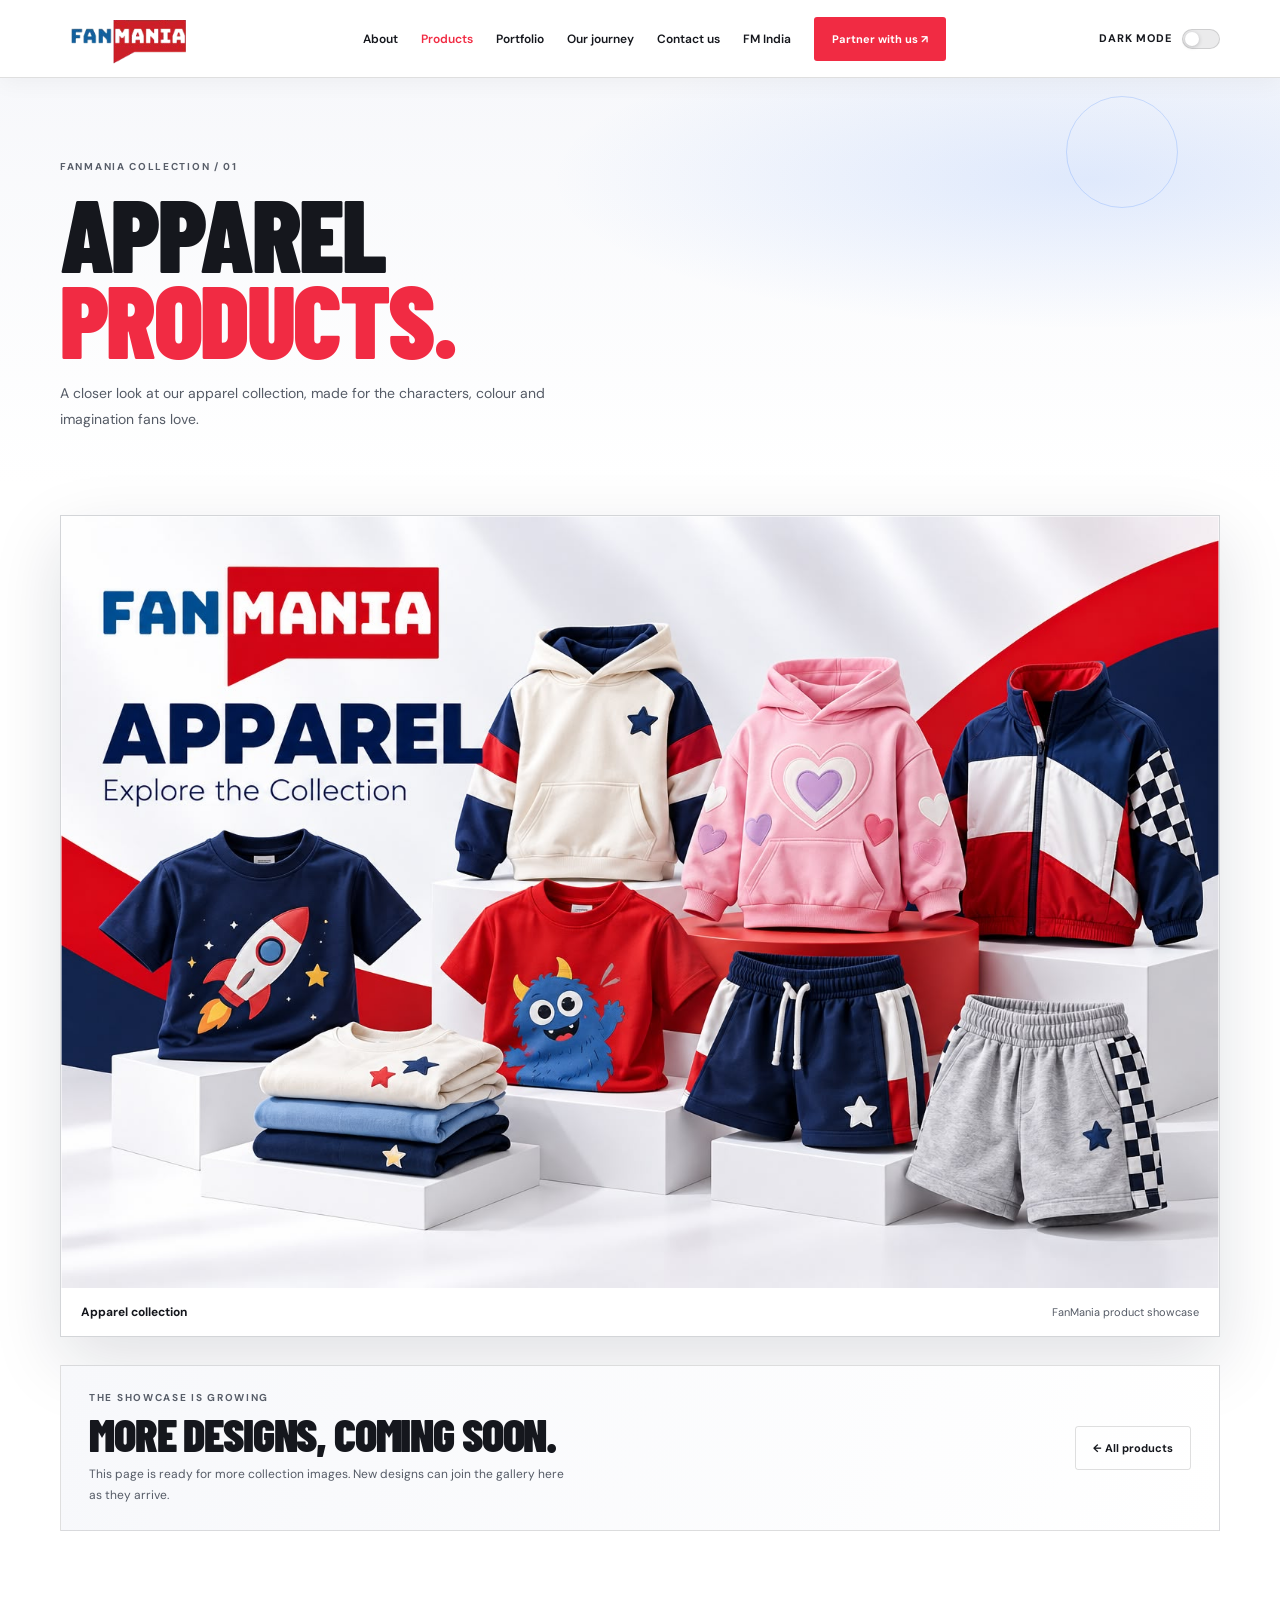
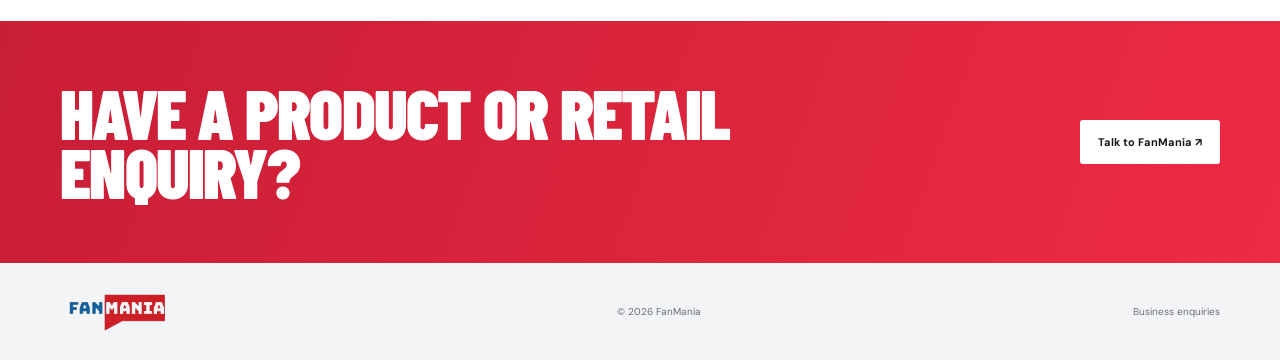
<file: apparel-products.html>
<!doctype html>
<html lang="en">
<head>
  <meta charset="utf-8">
  <meta name="viewport" content="width=device-width, initial-scale=1">
  <meta name="theme-color" content="#ffffff">
  <meta name="description" content="Explore the FanMania apparel product showcase.">
  <title>Apparel Products — FanMania</title>
  <link rel="preconnect" href="https://fonts.googleapis.com">
  <link rel="preconnect" href="https://fonts.gstatic.com" crossorigin>
  <link href="https://fonts.googleapis.com/css2?family=Barlow+Condensed:wght@600;700;800;900&family=DM+Sans:wght@400;500;600;700&display=swap" rel="stylesheet">
  <style>
    :root { --red:#f12b43; --blue:#3178ff; --ink:#15171d; --muted:#555b66; --line:rgba(9,10,14,.13); --display:"Barlow Condensed",Impact,sans-serif; --body:"DM Sans",Arial,sans-serif; font-family:var(--body); scroll-behavior:smooth; }
    * { box-sizing:border-box; } body { margin:0; color:var(--ink); background:#fff; } a { color:inherit; text-decoration:none; } button { font:inherit; }
    .wrap { width:min(1160px,calc(100% - 48px)); margin:auto; } .skip { position:fixed; z-index:30; top:8px; left:8px; padding:12px; background:white; transform:translateY(-150%); } .skip:focus { transform:translateY(0); }
    .topbar { position:fixed; z-index:20; inset:0 0 auto; height:78px; border-bottom:1px solid var(--line); background:rgba(255,255,255,.92); box-shadow:0 5px 22px rgba(9,10,14,.045); backdrop-filter:blur(16px); }
    .nav { height:100%; display:flex; align-items:center; justify-content:space-between; } .brand img { display:block; width:150px; height:auto; }
    .nav-links { display:flex; align-items:center; gap:23px; font-size:12px; font-weight:600; } .nav-links a:hover,.nav-links [aria-current="page"] { color:var(--red); }
    .button { display:inline-flex; min-height:44px; align-items:center; justify-content:center; padding:0 18px; border-radius:3px; background:var(--red); color:#fff!important; font-size:11px; font-weight:700; }
    .menu-toggle { display:none; width:42px; height:42px; border:1px solid var(--line); border-radius:4px; background:white; }
    main { padding-top:78px; } .hero { position:relative; overflow:hidden; padding:82px 0 51px; background:radial-gradient(ellipse at 85% 25%,rgba(49,120,255,.13),transparent 35%),linear-gradient(180deg,#f7f8fb,#fff); }
    .hero::after { position:absolute; top:18px; right:8%; width:110px; height:110px; border:1px solid rgba(49,120,255,.2); border-radius:50%; content:""; animation:orbit 18s linear infinite; }
    .eyebrow { color:#585e69; font-size:10px; font-weight:700; letter-spacing:.17em; text-transform:uppercase; } h1,h2,p { margin-top:0; }
    h1,h2 { font-family:var(--display); font-size:clamp(58px,9vw,102px); font-weight:900; letter-spacing:-.025em; line-height:.84; text-transform:uppercase; }
    h1 { position:relative; z-index:1; max-width:800px; margin:17px 0 20px; animation:rise-in .8s both; } h1 span { color:var(--red); }
    .intro { max-width:540px; margin-bottom:0; color:var(--muted); font-size:14px; line-height:1.8; animation:rise-in .8s .12s both; }
    .showcase { padding:32px 0 90px; }
    .artwork { position:relative; overflow:hidden; margin:0; border:1px solid var(--line); background:#f1f3f7; box-shadow:0 24px 65px rgba(16,27,46,.13); animation:rise-in .9s .18s both; }
    .artwork::after { position:absolute; inset:0; border:1px solid rgba(255,255,255,.55); content:""; pointer-events:none; }
    .artwork img { display:block; width:100%; height:auto; transition:transform 1s cubic-bezier(.2,.75,.25,1),filter .6s; }
    .artwork:hover img { transform:scale(1.025); filter:saturate(1.06); }
    figcaption { display:flex; align-items:center; justify-content:space-between; gap:18px; padding:16px 20px; background:#fff; color:var(--muted); font-size:11px; }
    figcaption strong { color:var(--ink); font-size:12px; }
    .next-step { display:grid; grid-template-columns:1fr auto; align-items:center; gap:24px; margin-top:28px; padding:25px 28px; border:1px solid var(--line); background:linear-gradient(110deg,#f7f8fb,#fff); animation:rise-in .8s .28s both; }
    .next-step .eyebrow { margin-bottom:8px; } .next-step h2 { margin:0; font-size:clamp(30px,5vw,46px); line-height:.95; }
    .next-step p { max-width:480px; margin:9px 0 0; color:var(--muted); font-size:12px; line-height:1.7; }
    .text-link { display:inline-flex; align-items:center; gap:10px; padding:14px 17px; border:1px solid var(--line); border-radius:3px; font-size:11px; font-weight:700; transition:background .2s,color .2s,transform .2s; }
    .text-link:hover { transform:translateY(-3px); background:var(--ink); color:white; }
    .cta { padding:62px 0; background:linear-gradient(110deg,#c81e36,#ed2b43); color:white; } .cta-row { display:flex; align-items:center; justify-content:space-between; gap:22px; }
    .cta h2 { max-width:690px; margin:0; font-size:clamp(42px,6vw,70px); } .cta a { flex:none; padding:15px 18px; border-radius:3px; background:white; color:#17171a; font-size:11px; font-weight:700; }
    footer { padding:25px 0; background:#f3f4f6; color:#686e79; font-size:10px; } .footer-row { display:flex; align-items:center; justify-content:space-between; gap:15px; } footer img { width:125px; }
    @keyframes rise-in { from { opacity:0; transform:translateY(24px); } to { opacity:1; transform:translateY(0); } }
    @keyframes orbit { to { transform:rotate(360deg); } }
    @media(max-width:720px) { .wrap{width:calc(100% - 36px)}.topbar{height:68px}.brand img{width:130px}.menu-toggle{display:grid;place-items:center}.nav{position:relative}.nav-links{position:absolute;top:67px;right:-18px;left:-18px;display:none;align-items:stretch;gap:0;padding:8px 18px 17px;border-bottom:1px solid var(--line);background:#fff}.nav-links.is-open{display:flex;flex-direction:column}.nav-links a:not(.button){padding:13px 3px;border-bottom:1px solid var(--line)}.nav-links .button{margin-top:12px}.hero{padding:65px 0 38px}.hero::after{right:-28px;width:82px;height:82px}.showcase{padding:22px 0 65px}figcaption{align-items:flex-start;flex-direction:column;gap:5px;padding:13px 15px}.next-step{grid-template-columns:1fr;padding:19px}.cta-row{align-items:flex-start;flex-direction:column}.footer-row{flex-wrap:wrap}.footer-row span{width:100%;order:3} }
    @media(prefers-reduced-motion:reduce){*,*::before,*::after{scroll-behavior:auto!important;animation-duration:.01ms!important;animation-iteration-count:1!important;transition-duration:.01ms!important}}
  </style>
  <script src="dark-mode.js"></script>
  <script src="page-animations.js"></script>
  <link rel="stylesheet" href="dark-mode.css">
</head>
<body>
  <a class="skip" href="#main">Skip to content</a>
  <header class="topbar"><nav class="nav wrap" aria-label="Main navigation">
    <a class="brand" href="index.html" aria-label="FanMania home"><img src="Screenshot_2026-10-06_143455-removebg-preview.png" alt="FanMania"></a>
    <div class="nav-links" id="nav-links">
      <a href="index.html#about">About</a><a href="products.html" aria-current="page">Products</a><a href="portfolio.html">Portfolio</a><a href="index.html#journey">Our journey</a><a href="contact.html">Contact us</a><a class="fm-india-tab" href="fm-india.html">FM India</a><a class="button" href="contact.html">Partner with us ↗</a>
    </div>
    <button class="theme-toggle" id="theme-toggle" type="button" aria-label="Turn on dark mode" aria-pressed="false">
      <span class="theme-toggle-label">Dark Mode</span>
      <span class="theme-toggle-track" aria-hidden="true"><span class="theme-toggle-knob"></span></span>
    </button>
    <button class="menu-toggle" id="menu-toggle" type="button" aria-label="Open navigation" aria-controls="nav-links" aria-expanded="false">☰</button>
  </nav></header>
  <main id="main">
    <section class="hero"><div class="wrap">
      <div class="eyebrow">FanMania collection / 01</div><h1>Apparel<br><span>Products.</span></h1>
      <p class="intro">A closer look at our apparel collection, made for the characters, colour and imagination fans love.</p>
    </div></section>
    <section class="showcase wrap" aria-label="Apparel product showcase">
      <figure class="artwork"><img src="Apparel%20products.jpeg" alt="FanMania apparel collection featuring children's T-shirts, hoodies, jackets and shorts"><figcaption><strong>Apparel collection</strong><span>FanMania product showcase</span></figcaption></figure>
      <div class="next-step"><div><div class="eyebrow">The showcase is growing</div><h2>More designs, coming soon.</h2><p>This page is ready for more collection images. New designs can join the gallery here as they arrive.</p></div><a class="text-link" href="products.html">← All products</a></div>
    </section>
    <section class="cta"><div class="cta-row wrap"><h2>Have a product or retail enquiry?</h2><a href="contact.html">Talk to FanMania ↗</a></div></section>
  </main>
  <footer><div class="footer-row wrap"><a href="index.html"><img src="Screenshot_2026-10-06_143455-removebg-preview.png" alt="FanMania"></a><span>© <span id="year"></span> FanMania</span><a href="contact.html">Business enquiries</a></div></footer>
  <script>
    document.getElementById("year").textContent = new Date().getFullYear();
    const toggle = document.getElementById("menu-toggle"), links = document.getElementById("nav-links");
    function closeMenu() { links.classList.remove("is-open"); toggle.setAttribute("aria-expanded","false"); toggle.setAttribute("aria-label","Open navigation"); }
    toggle.addEventListener("click", () => { const open = toggle.getAttribute("aria-expanded") === "true"; toggle.setAttribute("aria-expanded",String(!open)); toggle.setAttribute("aria-label",open?"Open navigation":"Close navigation"); links.classList.toggle("is-open",!open); });
    links.querySelectorAll("a").forEach(link => link.addEventListener("click",closeMenu));
    document.addEventListener("keydown", event => { if (event.key === "Escape") closeMenu(); });
  </script>
</body>
</html>
</file>
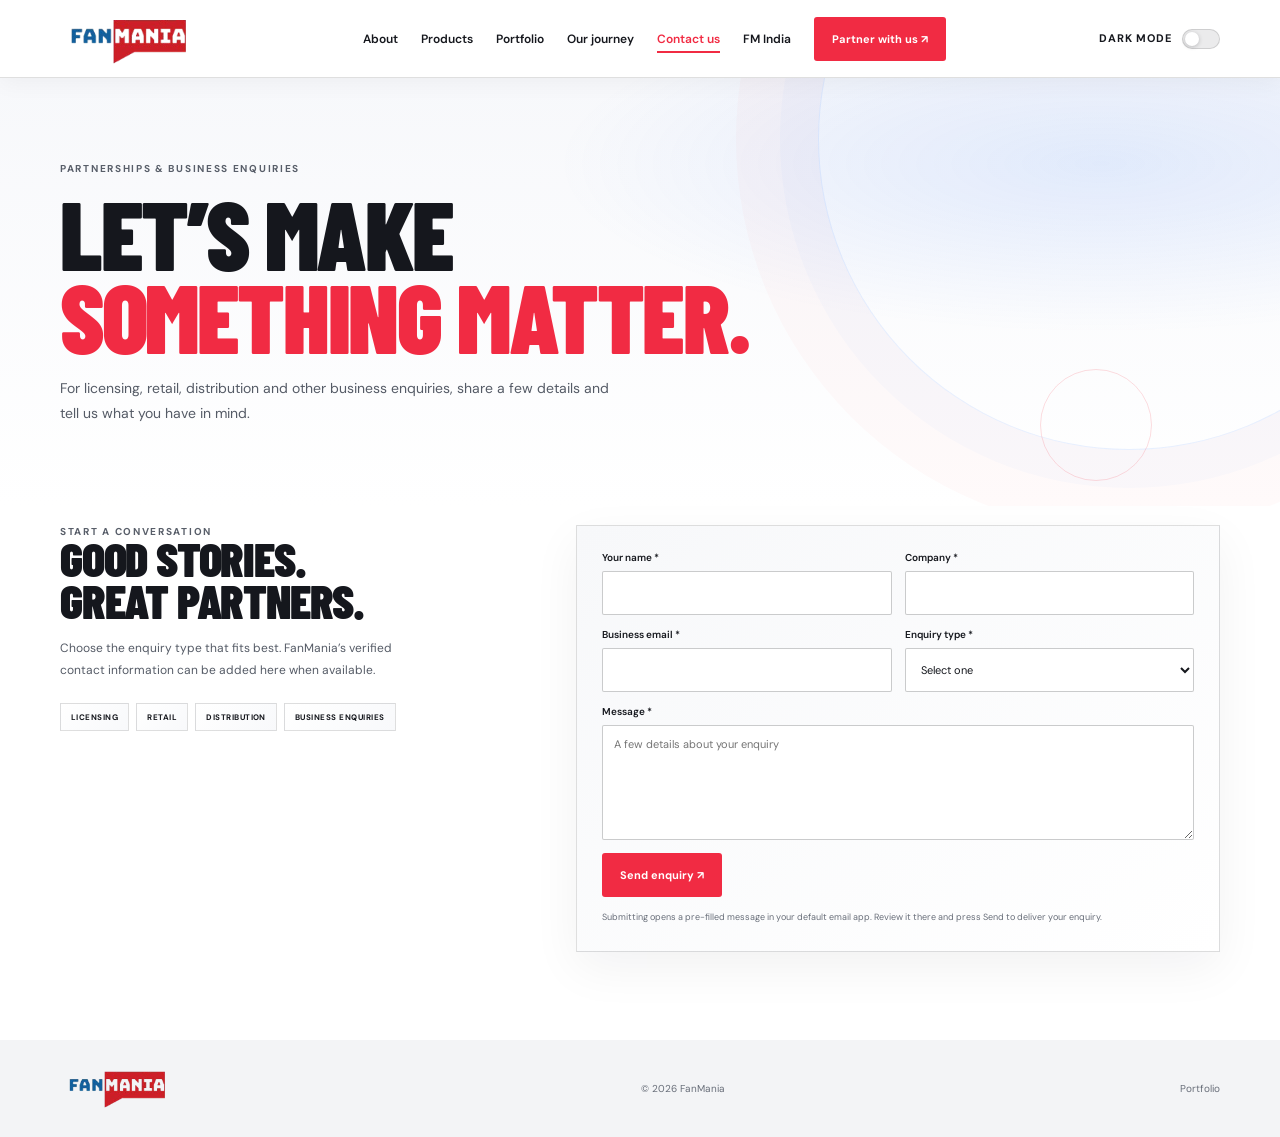
<file: contact.html>
<!doctype html>
<html lang="en">
<head>
  <meta charset="utf-8">
  <meta name="viewport" content="width=device-width, initial-scale=1">
  <meta name="theme-color" content="#ffffff">
  <meta name="description" content="Contact FanMania about licensing, retail, distribution and business partnerships.">
  <title>Contact Us — FanMania</title>
  <link rel="preconnect" href="https://fonts.googleapis.com">
  <link rel="preconnect" href="https://fonts.gstatic.com" crossorigin>
  <link href="https://fonts.googleapis.com/css2?family=Barlow+Condensed:wght@600;700;800;900&family=DM+Sans:wght@400;500;600;700&display=swap" rel="stylesheet">
  <style>
    :root{--red:#f12b43;--blue:#3178ff;--ink:#15171d;--muted:#555b66;--line:rgba(9,10,14,.13);--display:"Barlow Condensed",Impact,sans-serif;--body:"DM Sans",Arial,sans-serif;font-family:var(--body);scroll-behavior:smooth}
    *{box-sizing:border-box}body{margin:0;background:#fff;color:var(--ink)}a{color:inherit;text-decoration:none}button,input,select,textarea{font:inherit}
    .wrap{width:min(1160px,calc(100% - 48px));margin:auto}.skip{position:fixed;z-index:30;top:8px;left:8px;padding:12px;background:white;transform:translateY(-150%)}.skip:focus{transform:translateY(0)}
    .topbar{position:fixed;z-index:20;inset:0 0 auto;height:78px;border-bottom:1px solid var(--line);background:rgba(255,255,255,.92);box-shadow:0 5px 22px rgba(9,10,14,.045);backdrop-filter:blur(16px);transition:box-shadow .3s ease,background .3s ease}
    .topbar.scrolled{background:rgba(255,255,255,.97);box-shadow:0 8px 30px rgba(9,10,14,.1)}
    .nav{height:100%;display:flex;align-items:center;justify-content:space-between}.brand img{display:block;width:150px;height:auto;transition:transform .35s cubic-bezier(.2,.75,.25,1)}.brand:hover img{transform:scale(1.045) rotate(-1deg)}.nav-links{display:flex;align-items:center;gap:23px;font-size:12px;font-weight:600}.nav-links a:not(.button){position:relative}.nav-links a:not(.button)::after{position:absolute;right:0;bottom:-6px;left:0;height:2px;background:var(--red);content:"";transform:scaleX(0);transform-origin:left;transition:transform .25s ease}.nav-links a:not(.button):hover::after,.nav-links a[aria-current=page]::after{transform:scaleX(1)}.nav-links a:hover,.nav-links [aria-current=page]{color:var(--red)}
    .button{position:relative;isolation:isolate;overflow:hidden;display:inline-flex;min-height:44px;align-items:center;justify-content:center;padding:0 18px;border:0;border-radius:3px;background:var(--red);color:white;font-size:11px;font-weight:700;cursor:pointer;transition:transform .25s ease,box-shadow .25s ease,background .25s ease}.button::before{position:absolute;z-index:-1;inset:0;background:linear-gradient(110deg,transparent 20%,rgba(255,255,255,.35) 48%,transparent 75%);content:"";transform:translateX(-130%);transition:transform .65s ease}.button:hover{transform:translateY(-3px);background:#d91f38;box-shadow:0 10px 24px rgba(241,43,67,.25)}.button:hover::before{transform:translateX(130%)}.button:active{transform:translateY(-1px) scale(.98)}.button:focus-visible,.menu-toggle:focus-visible{outline:3px solid var(--blue);outline-offset:3px}.menu-toggle{display:none;width:42px;height:42px;border:1px solid var(--line);border-radius:4px;background:white;transition:transform .2s ease,background .2s ease}.menu-toggle:hover{transform:rotate(6deg);background:#f7f8fb}
    main{padding-top:78px}.hero{position:relative;isolation:isolate;overflow:hidden;padding:84px 0 66px;background:radial-gradient(ellipse at 86% 20%,rgba(49,120,255,.12),transparent 35%),linear-gradient(180deg,#f7f8fb,#fff)}.hero::before{position:absolute;z-index:-1;top:-250px;right:-160px;width:620px;height:620px;border:1px solid rgba(49,120,255,.11);border-top-color:rgba(49,120,255,.32);border-right-color:rgba(241,43,67,.22);border-radius:50%;box-shadow:0 0 0 38px rgba(49,120,255,.025),0 0 0 82px rgba(241,43,67,.025);content:"";animation:hero-orbit 48s linear infinite}.hero::after{position:absolute;z-index:-1;right:10%;bottom:6%;width:110px;height:110px;border:1px solid rgba(241,43,67,.16);border-radius:50%;content:"";animation:hero-pulse 4s ease-in-out infinite}
    .hero .wrap{position:relative;z-index:1}.hero .eyebrow{animation:rise-in .65s .08s both}.hero h1{animation:rise-in .8s .18s both}.hero .intro{animation:rise-in .75s .32s both}
    .eyebrow{color:#585e69;font-size:10px;font-weight:700;letter-spacing:.17em;text-transform:uppercase}h1,h2,p{margin-top:0}h1,h2{font-family:var(--display);font-size:clamp(56px,8vw,96px);font-weight:900;letter-spacing:-.025em;line-height:.86;text-transform:uppercase}
    h1{max-width:780px;margin:17px 0 19px}h1 span{color:var(--red)}.intro{max-width:550px;color:var(--muted);font-size:14px;line-height:1.8}
    .contact-layout{display:grid;grid-template-columns:.78fr 1.22fr;gap:9%;align-items:start;padding:19px 0 88px}.contact-copy h2{max-width:440px;margin:0 0 16px;font-size:48px}.contact-copy p{max-width:360px;color:var(--muted);font-size:12px;line-height:1.85}
    .inquiry-types{display:flex;flex-wrap:wrap;gap:7px;margin-top:22px}.inquiry-types span{padding:8px 10px;border:1px solid var(--line);background:linear-gradient(135deg,#fff,#f8f9fb);font-size:8px;font-weight:700;letter-spacing:.06em;text-transform:uppercase;transition:transform .25s ease,border-color .25s ease,background .25s ease,box-shadow .25s ease}.inquiry-types span:hover{transform:translateY(-4px) rotate(-1deg);border-color:rgba(241,43,67,.45);background:white;box-shadow:0 9px 20px rgba(21,23,29,.08)}.inquiry-types span:nth-child(even):hover{transform:translateY(-4px) rotate(1deg)}
    form{position:relative;display:grid;grid-template-columns:1fr 1fr;gap:13px;padding:25px;border:1px solid var(--line);background:linear-gradient(145deg,#f7f8fa,#fff);box-shadow:0 16px 46px rgba(21,23,29,.055);transition:transform .35s ease,box-shadow .35s ease,border-color .35s ease}form:hover{transform:translateY(-4px);border-color:rgba(49,120,255,.22);box-shadow:0 24px 60px rgba(21,23,29,.1)}
    .field{display:flex;flex-direction:column;gap:7px}.field.full,.submit-row,.form-note{grid-column:1/-1}.field label{font-size:10px;font-weight:600;transition:color .2s ease}.field:focus-within label{color:var(--red)}.field input,.field select,.field textarea{width:100%;min-height:44px;padding:11px;border:1px solid rgba(9,10,14,.21);border-radius:2px;background:white;color:var(--ink);font-size:11px;transition:border-color .2s ease,box-shadow .2s ease,transform .2s ease}.field input:hover,.field select:hover,.field textarea:hover{border-color:rgba(49,120,255,.55)}.field input:focus,.field select:focus,.field textarea:focus{border-color:var(--blue);outline:0;box-shadow:0 0 0 4px rgba(49,120,255,.12);transform:translateY(-1px)}.field textarea{min-height:115px;resize:vertical}
    .submit-row{display:flex;align-items:center;gap:14px}.status{margin:0;color:#315d39;font-size:10px;line-height:1.5}.form-note{margin:0;color:#686e79;font-size:9px;line-height:1.7}
    footer{padding:25px 0;background:#f3f4f6;color:#686e79;font-size:10px}.footer-row{display:flex;align-items:center;justify-content:space-between;gap:15px}footer img{width:125px;transition:transform .3s ease}footer a:hover img{transform:scale(1.04)}footer a:not(:first-child){transition:color .2s ease}footer a:not(:first-child):hover{color:var(--red)}
    .js-reveal{opacity:0;transform:translateY(24px);transition:opacity .7s ease,transform .7s cubic-bezier(.2,.75,.25,1)}.js-reveal.visible{opacity:1;transform:translateY(0)}.contact-form.js-reveal{transition-delay:.12s}
    @keyframes rise-in{from{opacity:0;transform:translateY(24px)}to{opacity:1;transform:translateY(0)}}@keyframes hero-orbit{to{transform:rotate(360deg)}}@keyframes hero-pulse{0%,100%{transform:scale(.92);opacity:.5}50%{transform:scale(1.08);opacity:1}}
    @media(max-width:720px){.wrap{width:calc(100% - 36px)}.topbar{height:68px}.brand img{width:130px}.menu-toggle{display:grid;place-items:center}.nav{position:relative}.nav-links{position:absolute;top:67px;right:-18px;left:-18px;display:none;align-items:stretch;gap:0;padding:8px 18px 17px;border-bottom:1px solid var(--line);background:#fff}.nav-links.is-open{display:flex;flex-direction:column}.nav-links a:not(.button){padding:13px 3px;border-bottom:1px solid var(--line)}.nav-links .button{margin-top:12px}.hero{padding:62px 0 38px}.contact-layout{grid-template-columns:1fr;gap:25px;padding:10px 0 66px}.contact-copy h2{font-size:42px}form{padding:17px;gap:10px}}
    @media(max-width:430px){form{grid-template-columns:1fr}.field.full,.submit-row,.form-note{grid-column:1}.submit-row{align-items:flex-start;flex-direction:column}.footer-row{flex-wrap:wrap}.footer-row span{width:100%;order:3}}
    @media(max-width:720px){.hero::before{top:-210px;right:-350px;width:520px;height:520px}.hero::after{right:7%;bottom:5%;width:70px;height:70px}.contact-layout{gap:28px}.contact-copy h2{max-width:360px}}
    @media(prefers-reduced-motion:reduce){*,*::before,*::after{scroll-behavior:auto!important;animation-duration:.01ms!important;animation-iteration-count:1!important;transition-duration:.01ms!important}.js-reveal{opacity:1;transform:none}}
  </style>
  <script src="dark-mode.js"></script>
  <script src="page-animations.js"></script>
  <link rel="stylesheet" href="dark-mode.css">
</head>
<body>
  <a class="skip" href="#main">Skip to content</a>
  <header class="topbar"><nav class="nav wrap" aria-label="Main navigation">
    <a class="brand" href="index.html" aria-label="FanMania home"><img src="Screenshot_2026-10-06_143455-removebg-preview.png" alt="FanMania"></a>
    <div class="nav-links" id="nav-links">
      <a href="index.html#about">About</a><a href="products.html">Products</a><a href="portfolio.html">Portfolio</a><a href="index.html#journey">Our journey</a><a href="contact.html" aria-current="page">Contact us</a><a class="fm-india-tab" href="fm-india.html">FM India</a><a class="button" href="#contact-form">Partner with us ↗</a>
    </div>
    <button class="theme-toggle" id="theme-toggle" type="button" aria-label="Turn on dark mode" aria-pressed="false">
      <span class="theme-toggle-label">Dark Mode</span>
      <span class="theme-toggle-track" aria-hidden="true"><span class="theme-toggle-knob"></span></span>
    </button>
    <button class="menu-toggle" id="menu-toggle" type="button" aria-label="Open navigation" aria-controls="nav-links" aria-expanded="false">☰</button>
  </nav></header>
  <main id="main">
    <section class="hero"><div class="wrap"><div class="eyebrow">Partnerships & business enquiries</div><h1>Let’s make<br><span>something matter.</span></h1><p class="intro">For licensing, retail, distribution and other business enquiries, share a few details and tell us what you have in mind.</p></div></section>
    <section class="contact-layout wrap" aria-label="Contact FanMania">
      <div class="contact-copy js-reveal"><div class="eyebrow">Start a conversation</div><h2>Good stories.<br>Great partners.</h2><p>Choose the enquiry type that fits best. FanMania’s verified contact information can be added here when available.</p><div class="inquiry-types"><span>Licensing</span><span>Retail</span><span>Distribution</span><span>Business enquiries</span></div></div>
      <form id="contact-form" class="contact-form js-reveal">
        <div class="field"><label for="name">Your name *</label><input id="name" name="name" autocomplete="name" required></div>
        <div class="field"><label for="company">Company *</label><input id="company" name="company" autocomplete="organization" required></div>
        <div class="field"><label for="email">Business email *</label><input id="email" name="email" type="email" autocomplete="email" required></div>
        <div class="field"><label for="enquiry">Enquiry type *</label><select id="enquiry" name="enquiry" required><option value="">Select one</option><option>Licensing partnership</option><option>Retail</option><option>Distribution</option><option>Other business enquiry</option></select></div>
        <div class="field full"><label for="message">Message *</label><textarea id="message" name="message" required placeholder="A few details about your enquiry"></textarea></div>
        <div class="submit-row"><button class="button" type="submit">Send enquiry ↗</button><p class="status" id="form-status" role="status" aria-live="polite"></p></div>
        <p class="form-note">Submitting opens a pre-filled message in your default email app. Review it there and press Send to deliver your enquiry.</p>
      </form>
    </section>
  </main>
  <footer><div class="footer-row wrap"><a href="index.html"><img src="Screenshot_2026-10-06_143455-removebg-preview.png" alt="FanMania"></a><span>© <span id="year"></span> FanMania</span><a href="portfolio.html">Portfolio</a></div></footer>
  <script>
    document.getElementById("year").textContent = new Date().getFullYear();
    const topbar=document.querySelector(".topbar");
    const updateTopbar=()=>topbar.classList.toggle("scrolled",window.scrollY>12);
    updateTopbar();
    window.addEventListener("scroll",updateTopbar,{passive:true});
    if("IntersectionObserver" in window&&!window.matchMedia("(prefers-reduced-motion: reduce)").matches){
      const revealObserver=new IntersectionObserver((entries,observer)=>entries.forEach(entry=>{
        if(entry.isIntersecting){entry.target.classList.add("visible");observer.unobserve(entry.target)}
      }),{threshold:.12});
      document.querySelectorAll(".js-reveal").forEach(element=>revealObserver.observe(element));
    }else{
      document.querySelectorAll(".js-reveal").forEach(element=>element.classList.add("visible"));
    }
    const toggle = document.getElementById("menu-toggle"), links = document.getElementById("nav-links");
    function closeMenu(){links.classList.remove("is-open");toggle.setAttribute("aria-expanded","false");toggle.setAttribute("aria-label","Open navigation")}
    toggle.addEventListener("click",()=>{const open=toggle.getAttribute("aria-expanded")==="true";toggle.setAttribute("aria-expanded",String(!open));toggle.setAttribute("aria-label",open?"Open navigation":"Close navigation");links.classList.toggle("is-open",!open)});
    links.querySelectorAll("a").forEach(link=>link.addEventListener("click",closeMenu));
    document.addEventListener("keydown",event=>{if(event.key==="Escape")closeMenu()});
    const form=document.getElementById("contact-form"),status=document.getElementById("form-status");
    form.addEventListener("submit",event=>{
      event.preventDefault();
      if(!form.reportValidity())return;
      const enquiry=new FormData(form);
      const enquiryType=String(enquiry.get("enquiry")||"").trim();
      const recipient=["Licensing partnership","Retail","Distribution"].includes(enquiryType)
        ? "nitin@fanmania.ae"
        : "kartik@fanmania.ae";
      const body=[
        "Name: "+enquiry.get("name"),
        "Company: "+enquiry.get("company"),
        "Business email: "+enquiry.get("email"),
        "Enquiry type: "+enquiryType,
        "",
        "Message:",
        enquiry.get("message")
      ].join("\n");
      const mailto="mailto:"+recipient+"?subject="+encodeURIComponent("FanMania business enquiry")+"&body="+encodeURIComponent(body);
      status.textContent="Opening your email app with the enquiry. Send the message there to deliver it.";
      window.location.href=mailto;
    });
  </script>
</body>
</html>
</file>
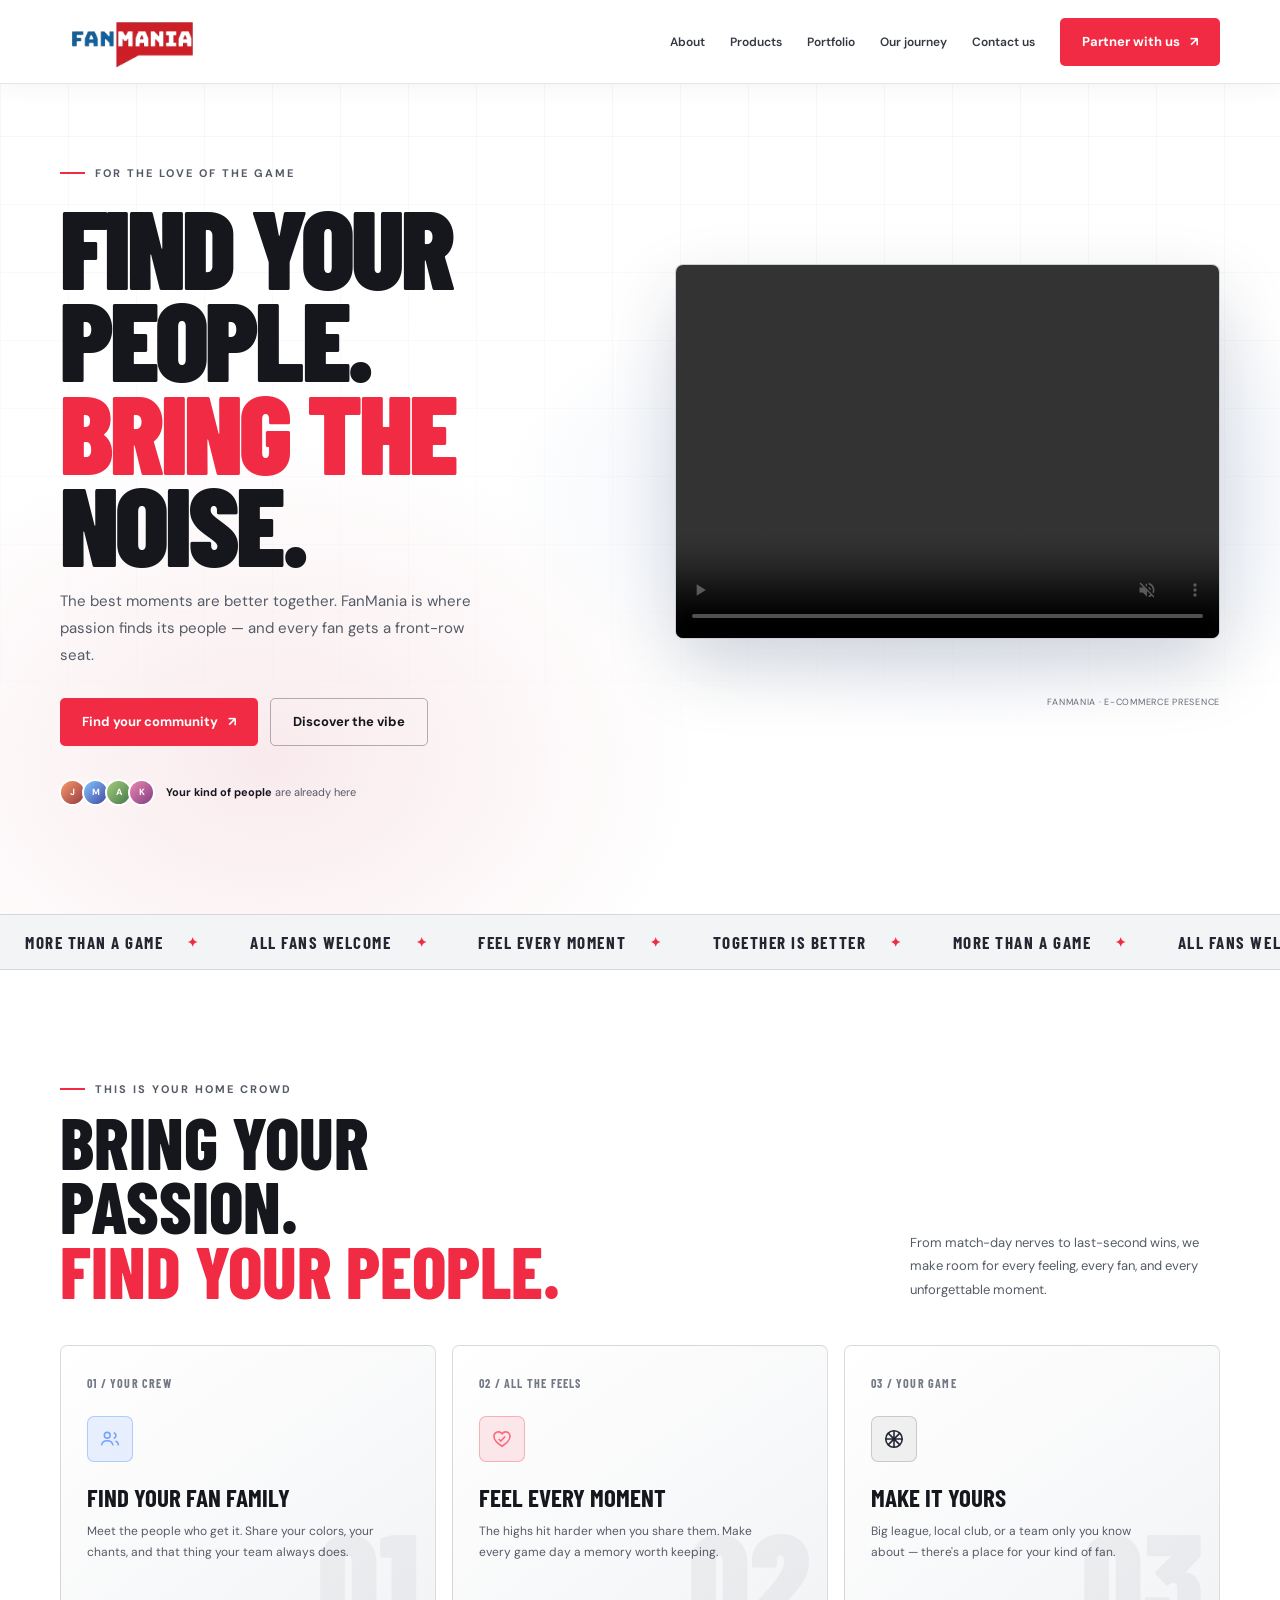
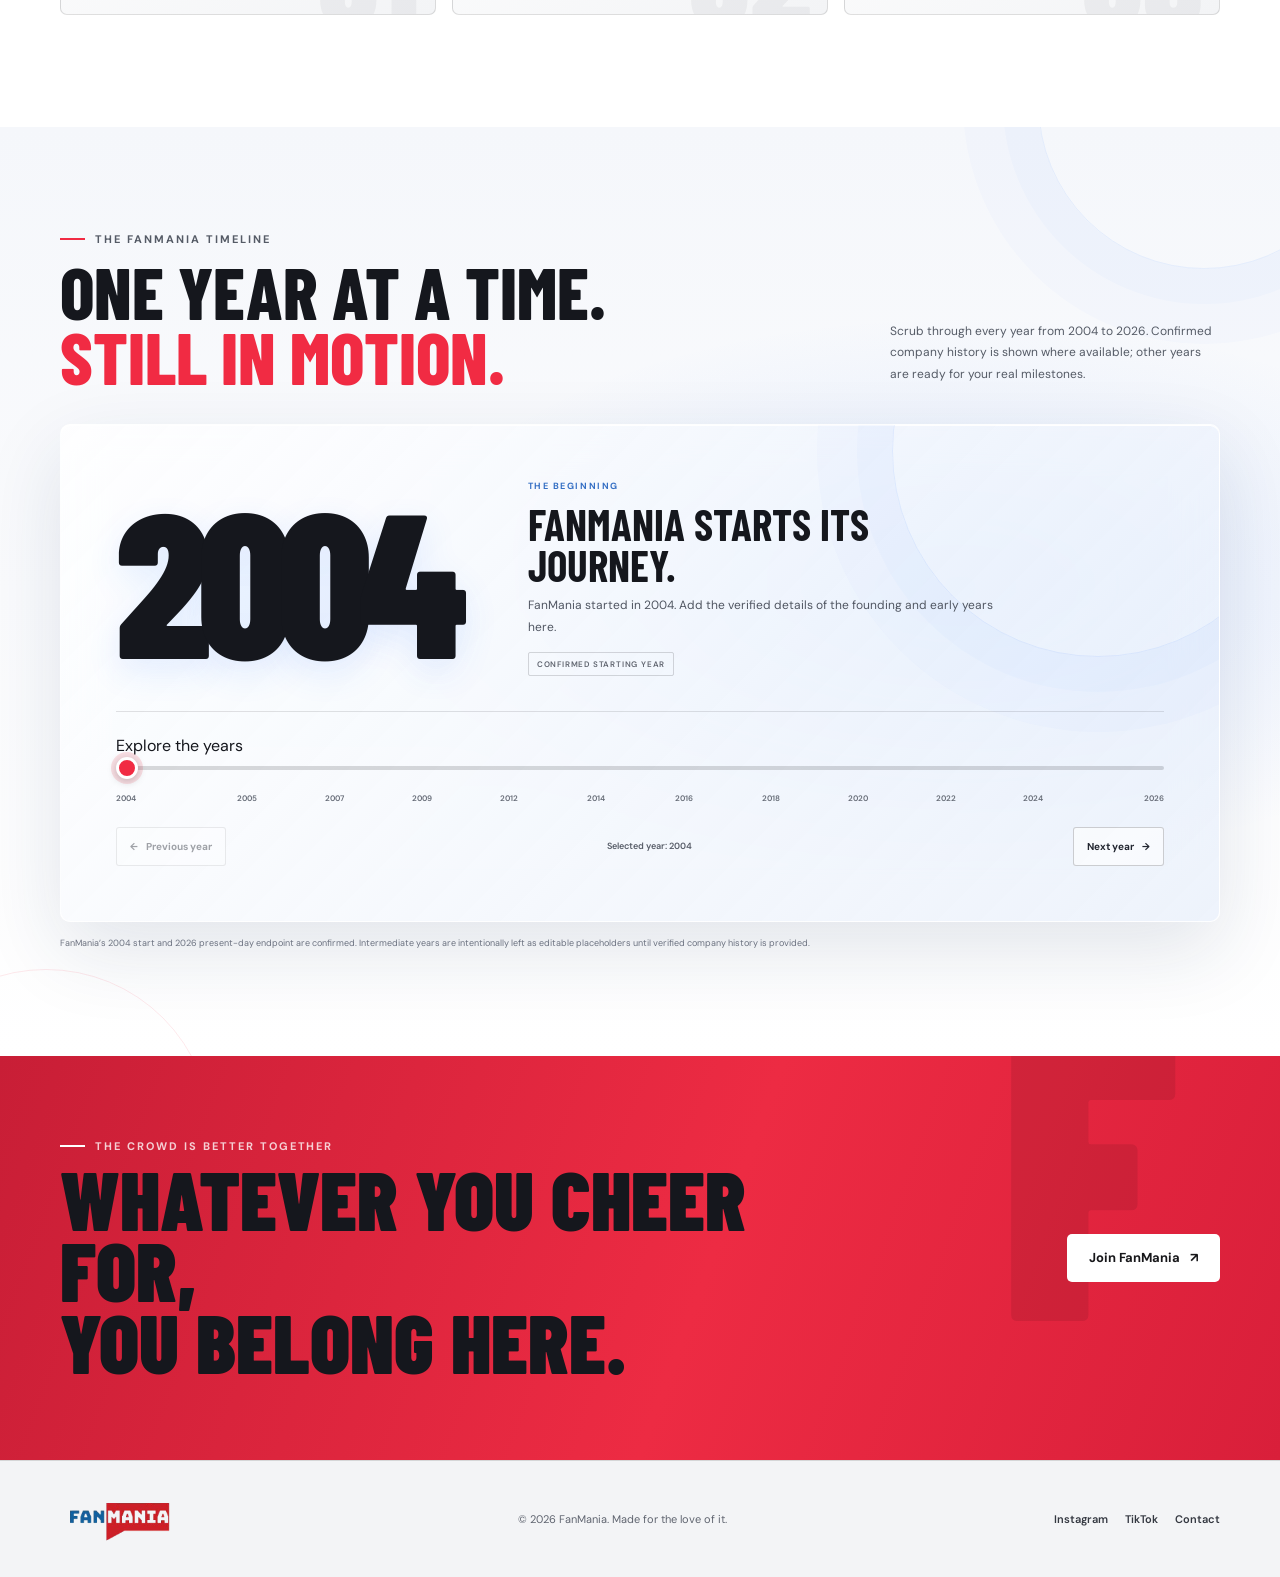
<file: fanmania.html>
<!doctype html>
<html lang="en">
<head>
  <meta charset="utf-8">
  <meta name="viewport" content="width=device-width, initial-scale=1">
  <meta name="theme-color" content="#ffffff">
  <meta name="description" content="FanMania brings fans together for the moments, teams, and communities they love. Find your people and bring the noise.">
  <title>FanMania — Find your people. Bring the noise.</title>
  <link rel="preconnect" href="https://fonts.googleapis.com">
  <link rel="preconnect" href="https://fonts.gstatic.com" crossorigin>
  <link href="https://fonts.googleapis.com/css2?family=Barlow+Condensed:wght@600;700;800;900&family=DM+Sans:wght@400;500;600;700&display=swap" rel="stylesheet">
  <style>
    :root {
      color-scheme: light;
      --ink: #ffffff;
      --panel: #f3f4f6;
      --white: #15171d;
      --muted: #555b66;
      --red: #f12b43;
      --blue: #3178ff;
      --line: rgba(9,10,14,.13);
      --display: "Barlow Condensed", Impact, sans-serif;
      --body: "DM Sans", Arial, sans-serif;
    }

    * { box-sizing: border-box; }
    html { scroll-behavior: smooth; }
    body { margin: 0; background: var(--ink); color: var(--white); font-family: var(--body); }
    a { color: inherit; text-decoration: none; }
    button { font: inherit; }
    .site-shell { overflow: clip; }
    .wrap { width: min(1160px, calc(100% - 48px)); margin-inline: auto; }

    .topbar {
      position: fixed; z-index: 10; inset: 0 0 auto; height: 84px;
      border-bottom: 1px solid rgba(9,10,14,.1);
      background: rgba(255,255,255,.9);
      box-shadow: 0 5px 22px rgba(9,10,14,.045);
      backdrop-filter: blur(16px);
    }
    .nav { height: 100%; display: flex; align-items: center; justify-content: space-between; }
    .brand { display: inline-flex; align-items: center; }
    .brand img { display: block; width: 158px; height: auto; }
    .nav-links { display: flex; align-items: center; gap: clamp(12px, 2vw, 25px); color: #343841; font-size: 12px; font-weight: 600; }
    .nav-links a:not(.button):hover { color: var(--red); }
    .menu-toggle { display: none; width: 42px; height: 42px; align-items: center; justify-content: center; border: 1px solid var(--line); border-radius: 4px; background: white; cursor: pointer; }
    .menu-toggle svg { width: 19px; height: 19px; }
    .button {
      display: inline-flex; align-items: center; justify-content: center; gap: 10px;
      min-height: 48px; padding: 0 22px; border: 0; border-radius: 5px;
      background: var(--red); color: white; font-size: 13px; font-weight: 700;
      transition: transform .2s ease, background .2s ease, box-shadow .2s ease;
    }
    .button:hover { transform: translateY(-3px); background: #ff4056; box-shadow: 0 10px 28px rgba(241,43,67,.25); }
    .button svg { width: 15px; height: 15px; }
    .button-outline { background: transparent; border: 1px solid rgba(9,10,14,.3); color: var(--white); }
    .button-outline:hover { background: rgba(9,10,14,.06); box-shadow: none; }
    section[id] { scroll-margin-top: 96px; }

    .hero {
      position: relative; min-height: 760px; padding: 166px 0 108px;
      display: flex; align-items: center; isolation: isolate;
      background:
        radial-gradient(ellipse at 75% 54%, rgba(34,84,181,.12), transparent 34%),
        radial-gradient(ellipse at 21% 83%, rgba(189,28,51,.09), transparent 30%),
        #ffffff;
    }
    .hero::before {
      content: ""; position: absolute; z-index: -1; inset: 0;
      background-image: linear-gradient(rgba(9,10,14,.035) 1px, transparent 1px), linear-gradient(90deg, rgba(9,10,14,.035) 1px, transparent 1px);
      background-size: 68px 68px; mask-image: linear-gradient(to bottom, black, transparent 90%);
    }
    .hero-grid { display: grid; grid-template-columns: 1.03fr .97fr; align-items: center; gap: 36px; }
    .eyebrow { display: flex; align-items: center; gap: 10px; color: #555b66; font-size: 11px; font-weight: 700; letter-spacing: .18em; text-transform: uppercase; }
    .eyebrow::before { content: ""; width: 25px; height: 2px; background: var(--red); }
    h1, h2, h3, p { margin-top: 0; }
    h1 { max-width: 620px; margin: 20px 0 18px; font-family: var(--display); font-size: clamp(68px, 8.7vw, 116px); font-weight: 900; letter-spacing: -.035em; line-height: .83; text-transform: uppercase; }
    h1 .accent { color: var(--red); }
    .hero-copy { max-width: 430px; margin-bottom: 29px; color: #555b66; font-size: 15px; line-height: 1.8; }
    .hero-actions { display: flex; flex-wrap: wrap; gap: 12px; }
    .hero-note { display: flex; align-items: center; gap: 11px; margin-top: 33px; color: #555b66; font-size: 11px; }
    .avatar-stack { display: flex; padding-left: 3px; }
    .avatar { display: grid; width: 27px; height: 27px; margin-left: -4px; place-items: center; border: 2px solid var(--ink); border-radius: 50%; background: linear-gradient(135deg,#f89967,#963c45); color: white; font-size: 9px; font-weight: 700; }
    .avatar:nth-child(2) { background: linear-gradient(135deg,#80c6ff,#4549a3); }
    .avatar:nth-child(3) { background: linear-gradient(135deg,#a6cf7c,#44784b); }
    .avatar:nth-child(4) { background: linear-gradient(135deg,#ec87ae,#813d83); }
    .hero-note strong { color: #15171d; }

    .visual { position: relative; min-height: 490px; display: grid; align-items: center; }
    .hero-video { width: 100%; aspect-ratio: 16 / 11; object-fit: cover; border: 1px solid rgba(9,10,14,.12); border-radius: 8px; background: #e9edf3; box-shadow: 0 28px 70px rgba(18,35,60,.17); }
    .video-caption { margin: 11px 0 0; color: #636a76; font-size: 9px; letter-spacing: .08em; text-align: right; text-transform: uppercase; }

    .ticker { position: relative; overflow: hidden; padding: 17px 0; border-block: 1px solid rgba(9,10,14,.12); background: #f3f4f6; }
    .ticker-track { display: flex; width: max-content; align-items: center; animation: marquee 28s linear infinite; }
    .ticker-item { display: inline-flex; align-items: center; gap: 24px; padding: 0 25px; color: #242731; font-family: var(--display); font-size: 17px; font-weight: 700; letter-spacing: .09em; text-transform: uppercase; white-space: nowrap; }
    .ticker-item::after { content: "✦"; color: var(--red); font-size: 13px; }

    .section { padding: 112px 0; }
    .section-heading { display: flex; align-items: end; justify-content: space-between; gap: 30px; margin-bottom: 42px; }
    .section-heading h2 { max-width: 560px; margin: 13px 0 0; font-family: var(--display); font-size: clamp(46px, 6vw, 72px); font-weight: 800; line-height: .9; text-transform: uppercase; }
    .section-heading h2 span { color: var(--red); }
    .section-heading p { max-width: 310px; margin: 0 0 2px; color: var(--muted); font-size: 13px; line-height: 1.8; }
    .feature-grid { display: grid; grid-template-columns: repeat(3, 1fr); gap: 16px; }
    .feature-card { position: relative; min-height: 270px; overflow: hidden; padding: 26px; border: 1px solid var(--line); border-radius: 7px; background: linear-gradient(145deg, #ffffff, #f3f4f6); transition: transform .25s ease, border-color .25s ease; }
    .feature-card:hover { transform: translateY(-7px); border-color: rgba(241,43,67,.6); }
    .feature-number { color: #737985; font-family: var(--display); font-size: 12px; font-weight: 700; letter-spacing: .1em; }
    .feature-icon { display: grid; width: 46px; height: 46px; margin: 23px 0 20px; place-items: center; border: 1px solid rgba(49,120,255,.3); border-radius: 7px; background: rgba(49,120,255,.1); color: #76a3ff; }
    .feature-icon svg { width: 22px; height: 22px; }
    .feature-card:nth-child(2) .feature-icon { border-color: rgba(241,43,67,.3); background: rgba(241,43,67,.1); color: #ff687b; }
    .feature-card:nth-child(3) .feature-icon { border-color: rgba(9,10,14,.16); background: rgba(9,10,14,.05); color: #222631; }
    .feature-card h3 { margin-bottom: 9px; font-family: var(--display); font-size: 25px; font-weight: 700; text-transform: uppercase; }
    .feature-card p { max-width: 290px; margin-bottom: 0; color: var(--muted); font-size: 12px; line-height: 1.75; }
    .card-watermark { position: absolute; right: 16px; bottom: -27px; color: rgba(9,10,14,.045); font-family: var(--display); font-size: 132px; font-weight: 900; line-height: 1; }

    .journey { position: relative; padding: 105px 0; overflow: hidden; background: radial-gradient(ellipse at 75% 50%, rgba(49,120,255,.12), transparent 42%), linear-gradient(180deg, #f5f7fb, #fff); }
    .journey::before, .journey::after { position: absolute; width: 330px; height: 330px; border: 1px solid rgba(49,120,255,.09); border-radius: 50%; content: ""; pointer-events: none; }
    .journey::before { top: -190px; right: -90px; box-shadow: 0 0 0 35px rgba(49,120,255,.025), 0 0 0 75px rgba(49,120,255,.02); }
    .journey::after { bottom: -245px; left: -120px; border-color: rgba(241,43,67,.1); }
    .journey-inner { position: relative; z-index: 1; }
    .journey-heading { display: flex; align-items: end; justify-content: space-between; gap: 30px; margin-bottom: 35px; }
    .journey-heading h2 { max-width: 600px; margin: 13px 0 0; font-family: var(--display); font-size: clamp(46px, 6vw, 72px); font-weight: 800; line-height: .9; text-transform: uppercase; }
    .journey-heading h2 span { color: var(--red); }
    .journey-heading p { max-width: 330px; margin: 0 0 3px; color: #555b66; font-size: 12px; line-height: 1.8; }
    .timeline-glass { position: relative; overflow: hidden; padding: clamp(23px, 5vw, 55px); border: 1px solid rgba(255,255,255,.85); border-radius: 10px; background: linear-gradient(135deg, rgba(255,255,255,.82), rgba(229,237,250,.67)); box-shadow: 0 28px 80px rgba(27,51,89,.12), inset 0 1px rgba(255,255,255,.95); backdrop-filter: blur(22px) saturate(150%); -webkit-backdrop-filter: blur(22px) saturate(150%); }
    .timeline-glass::before { position: absolute; top: -180px; right: -85px; width: 410px; height: 410px; border: 1px solid rgba(49,120,255,.1); border-radius: 50%; box-shadow: 0 0 0 35px rgba(49,120,255,.025), 0 0 0 75px rgba(49,120,255,.018); content: ""; pointer-events: none; }
    .timeline-content { position: relative; z-index: 1; min-height: 190px; display: grid; grid-template-columns: .75fr 1.25fr; align-items: center; gap: 30px; }
    .timeline-year { color: #15171d; font-family: var(--display); font-size: clamp(100px, 18vw, 205px); font-weight: 900; letter-spacing: -.065em; line-height: .72; text-shadow: 0 12px 34px rgba(49,120,255,.12); transition: opacity .18s ease, transform .18s ease; }
    .timeline-year.is-changing { opacity: .35; transform: translateY(6px); }
    .timeline-detail { max-width: 490px; }
    .timeline-detail .year-label { color: #356fc4; font-size: 9px; font-weight: 700; letter-spacing: .17em; text-transform: uppercase; }
    .timeline-detail h3 { margin: 12px 0 10px; font-family: var(--display); font-size: clamp(27px, 4vw, 43px); font-weight: 700; line-height: .95; text-transform: uppercase; }
    .timeline-detail p { min-height: 43px; margin: 0; color: #505662; font-size: 12px; line-height: 1.8; }
    .timeline-unverified { display: inline-block; margin-top: 13px; padding: 6px 8px; border: 1px solid rgba(21,23,29,.16); border-radius: 2px; color: #606570; font-size: 8px; font-weight: 600; letter-spacing: .1em; text-transform: uppercase; }
    .timeline-slider-row { position: relative; z-index: 1; margin-top: 35px; padding-top: 23px; border-top: 1px solid rgba(21,23,29,.12); }
    .timeline-range { width: 100%; height: 25px; margin: 0; appearance: none; -webkit-appearance: none; background: transparent; cursor: ew-resize; touch-action: pan-y; }
    .timeline-range::-webkit-slider-runnable-track { height: 4px; border-radius: 4px; background: linear-gradient(to right, var(--red) 0 var(--slider-progress, 0%), rgba(21,23,29,.16) var(--slider-progress, 0%) 100%); }
    .timeline-range::-moz-range-track { height: 4px; border-radius: 4px; background: rgba(21,23,29,.16); }
    .timeline-range::-moz-range-progress { height: 4px; border-radius: 4px; background: var(--red); }
    .timeline-range::-webkit-slider-thumb { width: 22px; height: 22px; margin-top: -9px; appearance: none; -webkit-appearance: none; border: 3px solid white; border-radius: 50%; background: var(--red); box-shadow: 0 2px 9px rgba(21,23,29,.25), 0 0 0 5px rgba(241,43,67,.14); }
    .timeline-range::-moz-range-thumb { width: 17px; height: 17px; border: 3px solid white; border-radius: 50%; background: var(--red); box-shadow: 0 2px 9px rgba(21,23,29,.25), 0 0 0 5px rgba(241,43,67,.14); }
    .timeline-range:focus-visible { outline: none; }
    .timeline-range:focus-visible::-webkit-slider-thumb { box-shadow: 0 0 0 4px #2873d8, 0 0 0 7px rgba(40,115,216,.2); }
    .timeline-range:focus-visible::-moz-range-thumb { box-shadow: 0 0 0 4px #2873d8, 0 0 0 7px rgba(40,115,216,.2); }
    .timeline-years { display: grid; grid-template-columns: repeat(12, minmax(0, 1fr)); margin-top: 7px; color: #666c77; font-size: 8px; font-weight: 600; text-align: center; }
    .timeline-years span:first-child { text-align: left; }
    .timeline-years span:last-child { text-align: right; }
    .timeline-years span[aria-current="true"] { color: #161922; }
    .timeline-controls { display: flex; align-items: center; justify-content: space-between; gap: 12px; margin-top: 24px; }
    .timeline-controls button { display: inline-flex; min-height: 39px; align-items: center; justify-content: center; gap: 8px; padding: 0 13px; border: 1px solid rgba(21,23,29,.2); border-radius: 3px; background: rgba(255,255,255,.58); color: #222630; font-size: 10px; font-weight: 700; cursor: pointer; transition: background .2s ease, border-color .2s ease; }
    .timeline-controls button:hover { border-color: var(--blue); background: white; }
    .timeline-controls button:disabled { opacity: .42; cursor: not-allowed; }
    .timeline-current { color: #565c67; font-size: 9px; font-weight: 600; }
    .journey-note { max-width: 780px; margin: 14px 0 0; color: #727783; font-size: 9px; line-height: 1.7; }

    .manifesto { position: relative; padding: 83px 0; overflow: hidden; background: linear-gradient(110deg, #c81e36, #ed2b43 55%, #d91f3a); }
    .manifesto::after { content: "F"; position: absolute; right: 8%; top: -104px; color: rgba(0,0,0,.09); font-family: var(--display); font-size: 410px; font-weight: 900; line-height: 1; }
    .manifesto-inner { position: relative; z-index: 1; display: flex; align-items: center; justify-content: space-between; gap: 32px; }
    .manifesto h2 { max-width: 690px; margin: 10px 0 0; font-family: var(--display); font-size: clamp(47px, 6.8vw, 83px); font-weight: 900; line-height: .86; text-transform: uppercase; }
    .manifesto .eyebrow::before { background: white; }
    .manifesto .eyebrow { color: rgba(255,255,255,.78); }
    .manifesto .button { flex: 0 0 auto; background: white; color: #17171a; }
    .manifesto .button:hover { background: #f1f2f5; box-shadow: 0 10px 28px rgba(0,0,0,.18); }

    .footer { padding: 35px 0; background: #f3f4f6; border-top: 1px solid var(--line); }
    .footer-inner { display: flex; align-items: center; justify-content: space-between; gap: 20px; }
    .footer .brand img { width: 130px; }
    .footer p { margin: 0; color: #606570; font-size: 11px; }
    .socials { display: flex; gap: 17px; color: #343841; font-size: 11px; font-weight: 600; }
    .socials a:hover { color: var(--red); }

    .reveal { opacity: 0; transform: translateY(22px); transition: opacity .7s ease, transform .7s ease; }
    .reveal.visible { opacity: 1; transform: translateY(0); }
    .feature-card:nth-child(2) { transition-delay: .1s; }
    .feature-card:nth-child(3) { transition-delay: .2s; }
    @keyframes float { 0%,100% { transform: translateY(0); } 50% { transform: translateY(-12px); } }
    @keyframes marquee { to { transform: translateX(-50%); } }

    @media (max-width: 850px) {
      .hero { min-height: auto; padding: 145px 0 78px; }
      .hero-grid { grid-template-columns: 1fr; gap: 5px; }
      .hero-content { position: relative; z-index: 2; }
      .visual { min-height: 0; margin-top: 7px; }
      .section { padding: 82px 0; }
      .journey { padding: 78px 0; }
      .journey-heading { display: block; margin-bottom: 25px; }
      .journey-heading p { margin-top: 16px; }
      .timeline-content { min-height: 250px; grid-template-columns: 1fr; gap: 25px; align-content: center; }
      .timeline-year { font-size: clamp(105px, 30vw, 165px); }
      .timeline-slider-row { margin-top: 25px; }
      .timeline-controls { flex-wrap: wrap; }
      .timeline-years { font-size: 7px; letter-spacing: -.04em; }
      .timeline-current { order: -1; width: 100%; text-align: center; }
    }
    @media (max-width: 600px) {
      .wrap { width: min(100% - 36px, 480px); }
      .topbar { height: 70px; }
      .brand img { width: 133px; }
      .nav { position: relative; }
      .menu-toggle { display: inline-flex; }
      .nav-links { position: absolute; top: 69px; right: -18px; left: -18px; display: none; align-items: stretch; gap: 0; padding: 7px 19px 18px; border-bottom: 1px solid var(--line); background: rgba(255,255,255,.98); box-shadow: 0 15px 26px rgba(9,10,14,.08); }
      .nav-links.is-open { display: flex; flex-direction: column; }
      .nav-links > a:not(.button) { padding: 13px 2px; border-bottom: 1px solid rgba(9,10,14,.08); font-size: 12px; }
      .nav-links .button { margin-top: 12px; min-height: 42px; padding: 0 14px; font-size: 11px; }
      .hero { padding-top: 132px; }
      h1 { font-size: clamp(66px, 17vw, 90px); }
      .hero-copy { max-width: 360px; font-size: 13px; }
      .visual { margin-inline: 0; }
      .hero-video { aspect-ratio: 4 / 3; }
      .section { padding: 72px 0; }
      .section-heading { display: block; margin-bottom: 28px; }
      .section-heading p { margin-top: 17px; }
      .feature-grid { grid-template-columns: 1fr; gap: 11px; }
      .feature-card { min-height: 235px; }
      .feature-icon { margin: 17px 0 15px; }
      .manifesto { padding: 65px 0; }
      .manifesto-inner { align-items: flex-start; flex-direction: column; }
      .manifesto h2 { font-size: 58px; }
      .manifesto::after { right: -20px; top: 20px; font-size: 280px; }
      .footer-inner { flex-wrap: wrap; }
      .footer p { order: 3; width: 100%; }
    }
    @media (prefers-reduced-motion: reduce) {
      *, *::before, *::after { scroll-behavior: auto !important; animation-duration: .01ms !important; animation-iteration-count: 1 !important; transition-duration: .01ms !important; }
      .reveal { opacity: 1; transform: none; }
    }
  </style>
</head>
<body>
  <div class="site-shell">
    <header class="topbar">
      <nav class="nav wrap" aria-label="Main navigation">
        <a class="brand" href="#home" aria-label="FanMania home">
          <img src="Screenshot_2026-10-06_143455-removebg-preview.png" alt="FanMania">
        </a>
        <div class="nav-links" id="nav-links">
          <a href="#about">About</a>
          <a href="products.html">Products</a>
          <a href="portfolio.html">Portfolio</a>
          <a href="#journey">Our journey</a>
          <a href="contact.html">Contact us</a>
          <a class="button" href="contact.html">Partner with us <span aria-hidden="true">↗</span></a>
        </div>
        <button class="menu-toggle" id="menu-toggle" type="button" aria-label="Open navigation" aria-controls="nav-links" aria-expanded="false">
          <svg viewBox="0 0 24 24" fill="none" stroke="currentColor" stroke-width="1.8" aria-hidden="true"><path d="M4 7h16M4 12h16M4 17h16"/></svg>
        </button>
      </nav>
    </header>

    <main>
      <section class="hero" id="home">
        <div class="hero-grid wrap">
          <div class="hero-content">
            <div class="eyebrow">For the love of the game</div>
            <h1>Find your<br>people.<br><span class="accent">Bring the</span><br>noise.</h1>
            <p class="hero-copy">The best moments are better together. FanMania is where passion finds its people — and every fan gets a front-row seat.</p>
            <div class="hero-actions">
              <a class="button" href="#join">Find your community <span aria-hidden="true">↗</span></a>
              <a class="button button-outline" href="#about">Discover the vibe</a>
            </div>
            <div class="hero-note">
              <div class="avatar-stack" aria-hidden="true">
                <span class="avatar">J</span><span class="avatar">M</span><span class="avatar">A</span><span class="avatar">K</span>
              </div>
              <span><strong>Your kind of people</strong> are already here</span>
            </div>
          </div>
          <div class="visual">
            <video class="hero-video" controls autoplay muted loop playsinline preload="metadata" aria-label="FanMania e-commerce presence video">
              <source src="FM%20Ecom%20presence.mp4" type="video/mp4">
              Your browser does not support embedded video. <a href="FM%20Ecom%20presence.mp4">Play the FanMania video</a>.
            </video>
            <p class="video-caption">FanMania · E-commerce presence</p>
          </div>
        </div>
      </section>

      <div class="ticker" aria-label="FanMania values">
        <div class="ticker-track" aria-hidden="true">
          <span class="ticker-item">More than a game</span><span class="ticker-item">All fans welcome</span><span class="ticker-item">Feel every moment</span><span class="ticker-item">Together is better</span>
          <span class="ticker-item">More than a game</span><span class="ticker-item">All fans welcome</span><span class="ticker-item">Feel every moment</span><span class="ticker-item">Together is better</span>
        </div>
      </div>

      <section class="section wrap" id="about">
        <div class="section-heading reveal">
          <div>
            <div class="eyebrow">This is your home crowd</div>
            <h2>Bring your passion.<br><span>Find your people.</span></h2>
          </div>
          <p>From match-day nerves to last-second wins, we make room for every feeling, every fan, and every unforgettable moment.</p>
        </div>
        <div class="feature-grid" id="community">
          <article class="feature-card reveal">
            <span class="feature-number">01 / YOUR CREW</span>
            <div class="feature-icon"><svg viewBox="0 0 24 24" fill="none" stroke="currentColor" stroke-width="1.7" aria-hidden="true"><circle cx="9" cy="8" r="3.2"/><path d="M2.8 19c.4-3.3 2.7-5 6.2-5s5.8 1.7 6.2 5M16 5.2a3.2 3.2 0 0 1 0 6.2m2 2.7c2 .7 3 2.3 3.2 4.9"/></svg></div>
            <h3>Find your fan family</h3>
            <p>Meet the people who get it. Share your colors, your chants, and that thing your team always does.</p>
            <span class="card-watermark" aria-hidden="true">01</span>
          </article>
          <article class="feature-card reveal">
            <span class="feature-number">02 / ALL THE FEELS</span>
            <div class="feature-icon"><svg viewBox="0 0 24 24" fill="none" stroke="currentColor" stroke-width="1.7" aria-hidden="true"><path d="M20.8 8.9c0 5.3-8.8 11-8.8 11s-8.8-5.7-8.8-11A4.9 4.9 0 0 1 12 6.2a4.9 4.9 0 0 1 8.8 2.7Z"/><path d="m8.5 12 2.2 2.2 4.8-5"/></svg></div>
            <h3>Feel every moment</h3>
            <p>The highs hit harder when you share them. Make every game day a memory worth keeping.</p>
            <span class="card-watermark" aria-hidden="true">02</span>
          </article>
          <article class="feature-card reveal">
            <span class="feature-number">03 / YOUR GAME</span>
            <div class="feature-icon"><svg viewBox="0 0 24 24" fill="none" stroke="currentColor" stroke-width="1.7" aria-hidden="true"><path d="M12 3v18M3 12h18M5.6 5.6l12.8 12.8m0-12.8L5.6 18.4"/><circle cx="12" cy="12" r="9"/></svg></div>
            <h3>Make it yours</h3>
            <p>Big league, local club, or a team only you know about — there's a place for your kind of fan.</p>
            <span class="card-watermark" aria-hidden="true">03</span>
          </article>
        </div>
      </section>

      <section class="journey" id="journey" aria-labelledby="journey-title">
        <div class="journey-inner wrap">
          <div class="journey-heading reveal">
            <div>
              <div class="eyebrow">The FanMania timeline</div>
              <h2 id="journey-title">One year at a time.<br><span>Still in motion.</span></h2>
            </div>
            <p>Scrub through every year from 2004 to 2026. Confirmed company history is shown where available; other years are ready for your real milestones.</p>
          </div>
          <div class="timeline-glass reveal">
            <div class="timeline-content" aria-live="polite" aria-atomic="true">
              <div class="timeline-year" id="timeline-year">2004</div>
              <div class="timeline-detail">
                <div class="year-label" id="timeline-label">The beginning</div>
                <h3 id="timeline-title">FanMania starts its journey.</h3>
                <p id="timeline-copy">FanMania started in 2004. Add the verified details of the founding and early years here.</p>
                <span class="timeline-unverified" id="timeline-status">Confirmed starting year</span>
              </div>
            </div>
            <div class="timeline-slider-row">
              <label class="section-kicker" for="timeline-slider">Explore the years</label>
              <input class="timeline-range" id="timeline-slider" type="range" min="0" max="11" step="1" value="0" aria-valuetext="2004">
              <div class="timeline-years" id="timeline-year-markers" aria-hidden="true"></div>
            </div>
            <div class="timeline-controls">
              <button type="button" id="timeline-previous" aria-label="Go to previous year"><span aria-hidden="true">←</span> Previous year</button>
              <span class="timeline-current">Selected year: <output id="timeline-output" for="timeline-slider">2004</output></span>
              <button type="button" id="timeline-next" aria-label="Go to next year">Next year <span aria-hidden="true">→</span></button>
            </div>
          </div>
          <p class="journey-note">FanMania’s 2004 start and 2026 present-day endpoint are confirmed. Intermediate years are intentionally left as editable placeholders until verified company history is provided.</p>
        </div>
      </section>

      <section class="manifesto" id="join">
        <div class="manifesto-inner wrap">
          <div>
            <div class="eyebrow">The crowd is better together</div>
            <h2>Whatever you cheer for,<br>you belong here.</h2>
          </div>
          <a class="button" href="mailto:hello@fanmania.com">Join FanMania <span aria-hidden="true">↗</span></a>
        </div>
      </section>
    </main>

    <footer class="footer">
      <div class="footer-inner wrap">
        <a class="brand" href="#home" aria-label="FanMania home">
          <img src="Screenshot_2026-10-06_143455-removebg-preview.png" alt="FanMania">
        </a>
        <p>© <span id="year"></span> FanMania. Made for the love of it.</p>
        <div class="socials"><a href="#join">Instagram</a><a href="#join">TikTok</a><a href="#join">Contact</a></div>
      </div>
    </footer>
  </div>
  <script>
    document.getElementById("year").textContent = new Date().getFullYear();

    const menuToggle = document.getElementById("menu-toggle");
    const menuLinks = document.getElementById("nav-links");
    function closeMenu() {
      menuLinks.classList.remove("is-open");
      menuToggle.setAttribute("aria-expanded", "false");
      menuToggle.setAttribute("aria-label", "Open navigation");
    }
    menuToggle.addEventListener("click", () => {
      const open = menuToggle.getAttribute("aria-expanded") === "true";
      menuToggle.setAttribute("aria-expanded", String(!open));
      menuToggle.setAttribute("aria-label", open ? "Open navigation" : "Close navigation");
      menuLinks.classList.toggle("is-open", !open);
    });
    menuLinks.querySelectorAll("a").forEach(link => link.addEventListener("click", closeMenu));
    document.addEventListener("keydown", event => {
      if (event.key === "Escape") closeMenu();
    });

    const timelineSlider = document.getElementById("timeline-slider");
    const timelineYear = document.getElementById("timeline-year");
    const timelineLabel = document.getElementById("timeline-label");
    const timelineTitle = document.getElementById("timeline-title");
    const timelineCopy = document.getElementById("timeline-copy");
    const timelineStatus = document.getElementById("timeline-status");
    const timelineOutput = document.getElementById("timeline-output");
    const timelinePrevious = document.getElementById("timeline-previous");
    const timelineNext = document.getElementById("timeline-next");

    const timelineYears = [2004, 2005, 2007, 2009, 2012, 2014, 2016, 2018, 2020, 2022, 2024, 2026];
    const timelineMarkers = document.getElementById("timeline-year-markers");
    timelineYears.forEach(year => {
      const marker = document.createElement("span");
      marker.textContent = String(year);
      timelineMarkers.appendChild(marker);
    });

    const timelineData = timelineYears.map(year => {
      return {
        year,
        label: "A year in the story",
        title: "Add this year’s chapter.",
        copy: "No verified company update for " + year + " has been provided yet. Add an approved milestone or company detail for this year here.",
        status: "Company history to be confirmed"
      };
    });

    timelineData[0] = {
        year: 2004,
        label: "The beginning",
        title: "FanMania starts its journey.",
        copy: "FanMania started in 2004. Add the verified details of the founding and early years here.",
        status: "Confirmed starting year"
    };
    timelineData[timelineData.length - 1] = {
        year: 2026,
        label: "FanMania today",
        title: "The story continues.",
        copy: "In 2026, FanMania is an international licensing and children’s merchandise company working with entertainment and character IPs.",
        status: "Present day"
    };

    function updateTimeline() {
      const selectedIndex = Number(timelineSlider.value);
      const year = timelineYears[selectedIndex];
      const information = timelineData[selectedIndex];

      timelineYear.textContent = String(year);
      timelineLabel.textContent = information.label;
      timelineTitle.textContent = information.title;
      timelineCopy.textContent = information.copy;
      timelineStatus.textContent = information.status;
      timelineOutput.value = String(year);
      timelineOutput.textContent = String(year);
      timelineSlider.setAttribute("aria-valuetext", String(year));
      timelineSlider.style.setProperty("--slider-progress", (selectedIndex / (timelineYears.length - 1) * 100) + "%");
      timelinePrevious.disabled = selectedIndex === 0;
      timelineNext.disabled = selectedIndex === timelineYears.length - 1;
    }

    timelineSlider.addEventListener("input", updateTimeline);
    timelinePrevious.addEventListener("click", () => {
      timelineSlider.value = String(Number(timelineSlider.value) - 1);
      updateTimeline();
    });
    timelineNext.addEventListener("click", () => {
      timelineSlider.value = String(Number(timelineSlider.value) + 1);
      updateTimeline();
    });
    updateTimeline();

    const revealObserver = new IntersectionObserver((entries, observer) => {
      entries.forEach(entry => {
        if (entry.isIntersecting) {
          entry.target.classList.add("visible");
          observer.unobserve(entry.target);
        }
      });
    }, { threshold: 0.15 });

    document.querySelectorAll(".reveal").forEach(element => revealObserver.observe(element));
  </script>
</body>
</html>
</file>
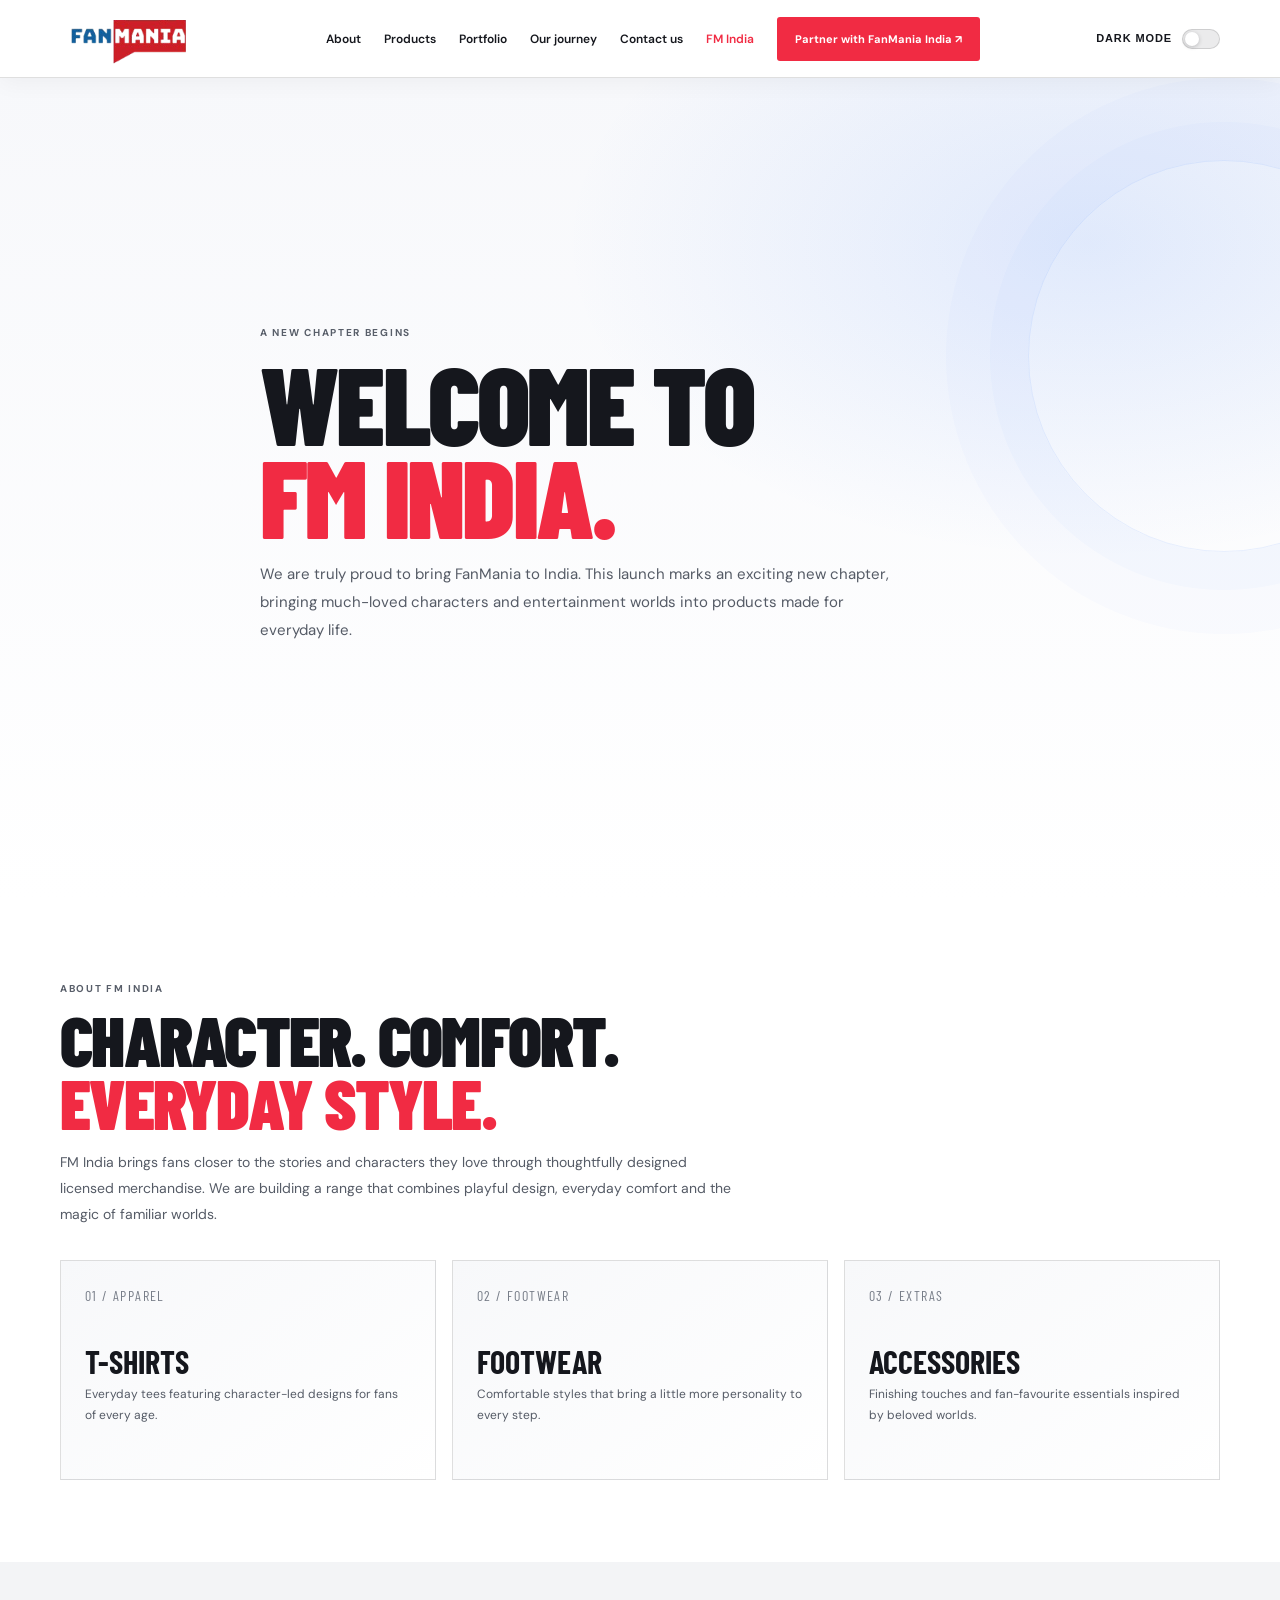
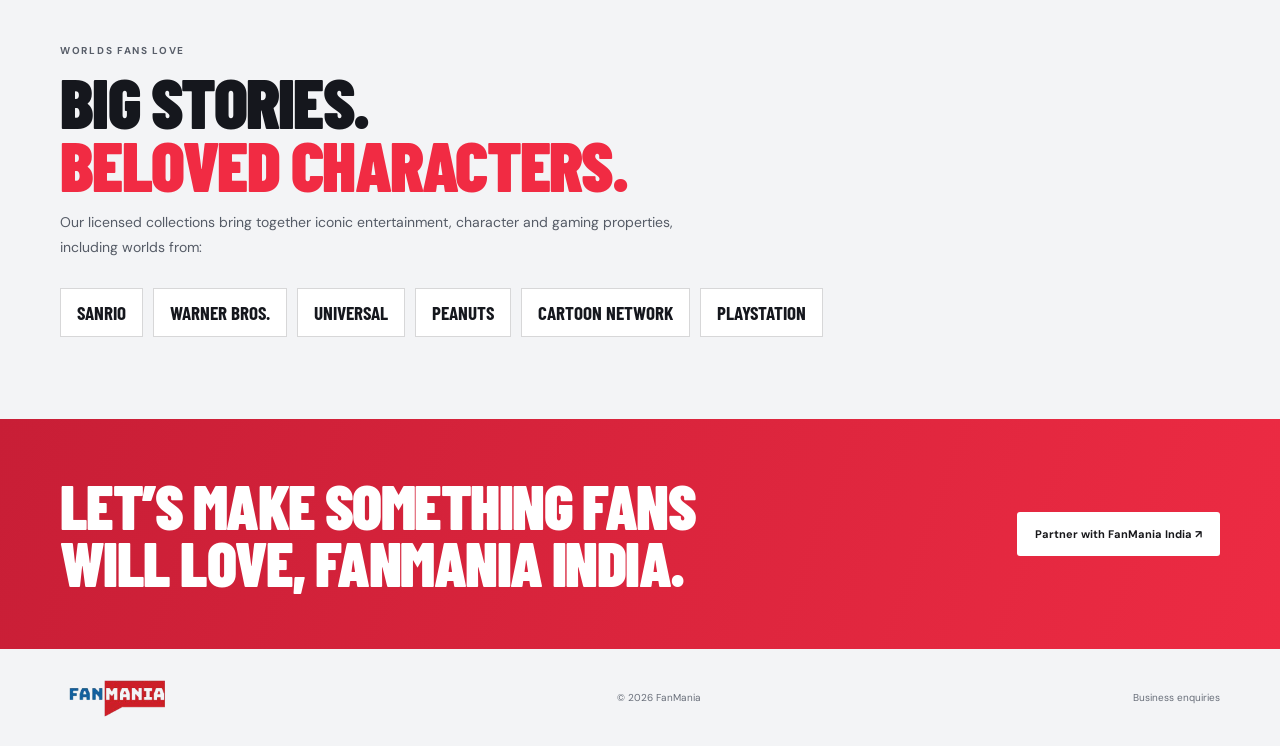
<file: fm-india.html>
<!doctype html>
<html lang="en">
<head>
  <meta charset="utf-8">
  <meta name="viewport" content="width=device-width, initial-scale=1">
  <meta name="theme-color" content="#ffffff">
  <meta name="description" content="Welcome to FM India. Discover FanMania's apparel, footwear, accessories, and licensed character collections.">
  <title>FM India — FanMania</title>
  <link rel="preconnect" href="https://fonts.googleapis.com">
  <link rel="preconnect" href="https://fonts.gstatic.com" crossorigin>
  <link href="https://fonts.googleapis.com/css2?family=Barlow+Condensed:wght@600;700;800;900&family=DM+Sans:wght@400;500;600;700&display=swap" rel="stylesheet">
  <style>
    :root{--red:#f12b43;--ink:#15171d;--muted:#555b66;--line:rgba(9,10,14,.13);--display:"Barlow Condensed",Impact,sans-serif;--body:"DM Sans",Arial,sans-serif;font-family:var(--body);scroll-behavior:smooth}
    *{box-sizing:border-box}body{margin:0;background:#fff;color:var(--ink)}a{color:inherit;text-decoration:none}
    .wrap{width:min(1160px,calc(100% - 48px));margin:auto}.skip{position:fixed;z-index:30;top:8px;left:8px;padding:12px;background:white;transform:translateY(-150%)}.skip:focus{transform:translateY(0)}
    .topbar{position:fixed;z-index:20;inset:0 0 auto;height:78px;border-bottom:1px solid var(--line);background:rgba(255,255,255,.92);box-shadow:0 5px 22px rgba(9,10,14,.045);backdrop-filter:blur(16px)}
    .nav{height:100%;display:flex;align-items:center;justify-content:space-between}.brand img{display:block;width:150px;height:auto}.nav-links{display:flex;align-items:center;gap:23px;font-size:12px;font-weight:600}.nav-links a:hover,.nav-links [aria-current=page]{color:var(--red)}
    .button{display:inline-flex;min-height:44px;align-items:center;justify-content:center;padding:0 18px;border-radius:3px;background:var(--red);color:white!important;font-size:11px;font-weight:700}.menu-toggle{display:none;width:42px;height:42px;border:1px solid var(--line);border-radius:4px;background:white}
    main{padding-top:78px}.hero{position:relative;isolation:isolate;overflow:hidden;min-height:calc(100vh - 78px);display:flex;align-items:center;padding:90px 0 82px;background:radial-gradient(ellipse at 85% 20%,rgba(49,120,255,.12),transparent 34%),linear-gradient(180deg,#f7f8fb,#fff)}.hero::after{position:absolute;z-index:-1;top:10%;right:-140px;width:390px;aspect-ratio:1;border:1px solid rgba(49,120,255,.1);border-radius:50%;box-shadow:0 0 0 38px rgba(49,120,255,.025),0 0 0 82px rgba(49,120,255,.018);content:"";pointer-events:none;animation:india-orbit 16s ease-in-out infinite alternate}.eyebrow{color:#585e69;font-size:10px;font-weight:700;letter-spacing:.17em;text-transform:uppercase}h1,h2,h3,p{margin-top:0}h1,h2{font-family:var(--display);font-weight:900;letter-spacing:-.025em;text-transform:uppercase}h1{max-width:800px;margin:17px 0 20px;font-size:clamp(58px,9vw,110px);line-height:.84}h1 span,h2 span{color:var(--red)}.intro{max-width:650px;color:var(--muted);font-size:15px;line-height:1.85}
    .welcome{max-width:760px}.india-about{padding:82px 0}.section-heading{max-width:680px;margin-bottom:32px}.section-heading h2{margin:13px 0 16px;font-size:clamp(42px,6vw,70px);line-height:.9}.section-heading p{color:var(--muted);font-size:14px;line-height:1.85}
    .product-grid{display:grid;grid-template-columns:repeat(3,1fr);gap:16px}.product-card{min-height:220px;padding:24px;border:1px solid var(--line);background:linear-gradient(145deg,#f7f8fa,#fff);transition:transform .35s cubic-bezier(.2,.75,.25,1),border-color .3s,box-shadow .3s}.product-card:hover{transform:translateY(-6px);border-color:rgba(241,43,67,.4);box-shadow:0 16px 34px rgba(27,51,89,.1)}.product-number{color:#777d88;font-family:var(--display);font-size:14px;letter-spacing:.1em}.product-card h3{margin:40px 0 8px;font-family:var(--display);font-size:32px;line-height:.95;text-transform:uppercase}.product-card p{margin:0;color:var(--muted);font-size:12px;line-height:1.75}
    .licenses{padding:82px 0;background:#f3f4f6}.license-heading{margin-bottom:28px}.license-heading h2{margin:13px 0 14px;font-size:clamp(42px,6vw,70px);line-height:.9}.license-heading p{max-width:650px;color:var(--muted);font-size:14px;line-height:1.8}.license-list{display:flex;flex-wrap:wrap;gap:10px}.license-list span{padding:12px 16px;border:1px solid rgba(9,10,14,.16);background:#fff;font-family:var(--display);font-size:19px;font-weight:700;text-transform:uppercase;transition:transform .3s cubic-bezier(.2,.75,.25,1),border-color .3s,box-shadow .3s}.license-list span:hover{transform:translateY(-4px) rotate(-1deg);border-color:rgba(241,43,67,.4);box-shadow:0 10px 24px rgba(27,51,89,.1)}
    .india-cta{padding:58px 0;background:linear-gradient(110deg,#c81e36,#ed2b43);color:#fff}.india-cta-inner{display:flex;align-items:center;justify-content:space-between;gap:24px}.india-cta h2{max-width:700px;margin:0;font-size:clamp(38px,5vw,62px);line-height:.92}.india-cta a{flex:none;padding:15px 18px;border-radius:3px;background:#fff;color:#17171a;font-size:11px;font-weight:700}
    .india-cta a{transition:transform .25s ease,box-shadow .25s ease}.india-cta a:hover{transform:translateY(-3px);box-shadow:0 10px 24px rgba(0,0,0,.18)}
    .motion-ready .motion-in{opacity:0;translate:0 20px;transition:opacity .8s cubic-bezier(.2,.7,.25,1) var(--motion-delay,0ms),translate .8s cubic-bezier(.2,.7,.25,1) var(--motion-delay,0ms)}
    .motion-ready .motion-in.is-visible{opacity:1;translate:0 0}
    .product-grid>.product-card:nth-child(2),.license-list>span:nth-child(2){--motion-delay:100ms}.product-grid>.product-card:nth-child(3),.license-list>span:nth-child(3){--motion-delay:200ms}.license-list>span:nth-child(4){--motion-delay:300ms}.license-list>span:nth-child(5){--motion-delay:400ms}.license-list>span:nth-child(6){--motion-delay:500ms}
    @keyframes india-orbit{0%,100%{transform:scale(.97) rotate(0deg);opacity:.55}50%{transform:scale(1.04) rotate(5deg);opacity:1}}
    footer{padding:25px 0;background:#f3f4f6;color:#686e79;font-size:10px}.footer-row{display:flex;align-items:center;justify-content:space-between;gap:15px}footer img{width:125px}
    @media(max-width:720px){.wrap{width:calc(100% - 36px)}.topbar{height:68px}.brand img{width:130px}.menu-toggle{display:grid;place-items:center}.nav{position:relative}.nav-links{position:absolute;top:67px;right:-18px;left:-18px;display:none;align-items:stretch;gap:0;padding:8px 18px 17px;border-bottom:1px solid var(--line);background:#fff}.nav-links.is-open{display:flex;flex-direction:column}.nav-links a:not(.button){padding:13px 3px;border-bottom:1px solid var(--line)}.nav-links .button{margin-top:12px}.hero{min-height:calc(100vh - 68px);padding:65px 0}.india-about,.licenses{padding:62px 0}.product-grid{grid-template-columns:1fr;gap:10px}.product-card{min-height:175px;padding:20px}.product-card h3{margin-top:28px}.india-cta-inner{align-items:flex-start;flex-direction:column}.footer-row{flex-wrap:wrap}}
    @media(prefers-reduced-motion:reduce){*,*::before,*::after{scroll-behavior:auto!important;transition-duration:.01ms!important;animation-duration:.01ms!important;animation-iteration-count:1!important}}
  </style>
  <script src="dark-mode.js"></script>
  <script src="page-animations.js"></script>
  <link rel="stylesheet" href="dark-mode.css">
</head>
<body>
  <a class="skip" href="#main">Skip to content</a>
  <header class="topbar"><nav class="nav wrap" aria-label="Main navigation">
    <a class="brand" href="index.html" aria-label="FanMania home"><img src="Screenshot_2026-10-06_143455-removebg-preview.png" alt="FanMania"></a>
    <div class="nav-links" id="nav-links">
      <a href="index.html#about">About</a><a href="products.html">Products</a><a href="portfolio.html">Portfolio</a><a href="index.html#journey">Our journey</a><a href="contact.html">Contact us</a><a class="fm-india-tab" href="fm-india.html" aria-current="page">FM India</a>            <a class="button" href="mailto:ankit@fanmania.ae?subject=Partner%20with%20FanMania%20India">Partner with FanMania India ↗</a>
    </div>    <button class="theme-toggle" id="theme-toggle" type="button" aria-label="Turn on dark mode" aria-pressed="false">
      <span class="theme-toggle-label">Dark Mode</span>
      <span class="theme-toggle-track" aria-hidden="true"><span class="theme-toggle-knob"></span></span>
    </button>
    <button class="menu-toggle" id="menu-toggle" type="button" aria-label="Open navigation" aria-controls="nav-links" aria-expanded="false">☰</button>
  </nav></header>
  <main id="main">
    <section class="hero"><div class="wrap welcome motion-in">
      <div class="eyebrow">A new chapter begins</div>
      <h1>Welcome to<br><span>FM India.</span></h1>
      <p class="intro">We are truly proud to bring FanMania to India. This launch marks an exciting new chapter, bringing much-loved characters and entertainment worlds into products made for everyday life.</p>
    </div></section>
    <section class="india-about"><div class="wrap">
      <div class="section-heading motion-in">
        <div class="eyebrow">About FM India</div>
        <h2>Character. Comfort.<br><span>Everyday style.</span></h2>
        <p>FM India brings fans closer to the stories and characters they love through thoughtfully designed licensed merchandise. We are building a range that combines playful design, everyday comfort and the magic of familiar worlds.</p>
      </div>
      <div class="product-grid" aria-label="FM India product categories">
        <article class="product-card motion-in"><span class="product-number">01 / APPAREL</span><h3>T-shirts</h3><p>Everyday tees featuring character-led designs for fans of every age.</p></article>
        <article class="product-card motion-in"><span class="product-number">02 / FOOTWEAR</span><h3>Footwear</h3><p>Comfortable styles that bring a little more personality to every step.</p></article>
        <article class="product-card motion-in"><span class="product-number">03 / EXTRAS</span><h3>Accessories</h3><p>Finishing touches and fan-favourite essentials inspired by beloved worlds.</p></article>
      </div>
    </div></section>
    <section class="licenses"><div class="wrap">
      <div class="license-heading motion-in">
        <div class="eyebrow">Worlds fans love</div>
        <h2>Big stories.<br><span>Beloved characters.</span></h2>
        <p>Our licensed collections bring together iconic entertainment, character and gaming properties, including worlds from:</p>
      </div>
      <div class="license-list" aria-label="Licensed properties">
        <span class="motion-in">Sanrio</span><span class="motion-in">Warner Bros.</span><span class="motion-in">Universal</span><span class="motion-in">Peanuts</span><span class="motion-in">Cartoon Network</span><span class="motion-in">PlayStation</span>
      </div>
    </div></section>
    <section class="india-cta"><div class="india-cta-inner wrap motion-in">
      <h2>Let’s make something fans will love, FanMania India.</h2>
      <a href="mailto:ankit@fanmania.ae?subject=Partner%20with%20FanMania%20India">Partner with FanMania India ↗</a>
    </div></section>
  </main>
  <footer><div class="footer-row wrap"><a href="index.html"><img src="Screenshot_2026-10-06_143455-removebg-preview.png" alt="FanMania"></a><span>© <span id="year"></span> FanMania</span><a href="contact.html">Business enquiries</a></div></footer>
  <script>
    document.getElementById("year").textContent = new Date().getFullYear();
    const toggle = document.getElementById("menu-toggle"), links = document.getElementById("nav-links");
    toggle.addEventListener("click", () => {
      const open = toggle.getAttribute("aria-expanded") === "true";
      toggle.setAttribute("aria-expanded", String(!open));
      toggle.setAttribute("aria-label", open ? "Open navigation" : "Close navigation");
      links.classList.toggle("is-open", !open);
    });
    links.querySelectorAll("a").forEach(link => link.addEventListener("click", () => {
      links.classList.remove("is-open");
      toggle.setAttribute("aria-expanded", "false");
      toggle.setAttribute("aria-label", "Open navigation");
    }));
    if(!window.matchMedia("(prefers-reduced-motion: reduce)").matches&&"IntersectionObserver" in window){
      document.documentElement.classList.add("motion-ready");
      const motionObserver=new IntersectionObserver(entries=>entries.forEach(entry=>{if(entry.isIntersecting){entry.target.classList.add("is-visible");motionObserver.unobserve(entry.target)}}),{threshold:.12});
      document.querySelectorAll(".motion-in").forEach(element=>motionObserver.observe(element));
    }
  </script>
</body>
</html>
</file>
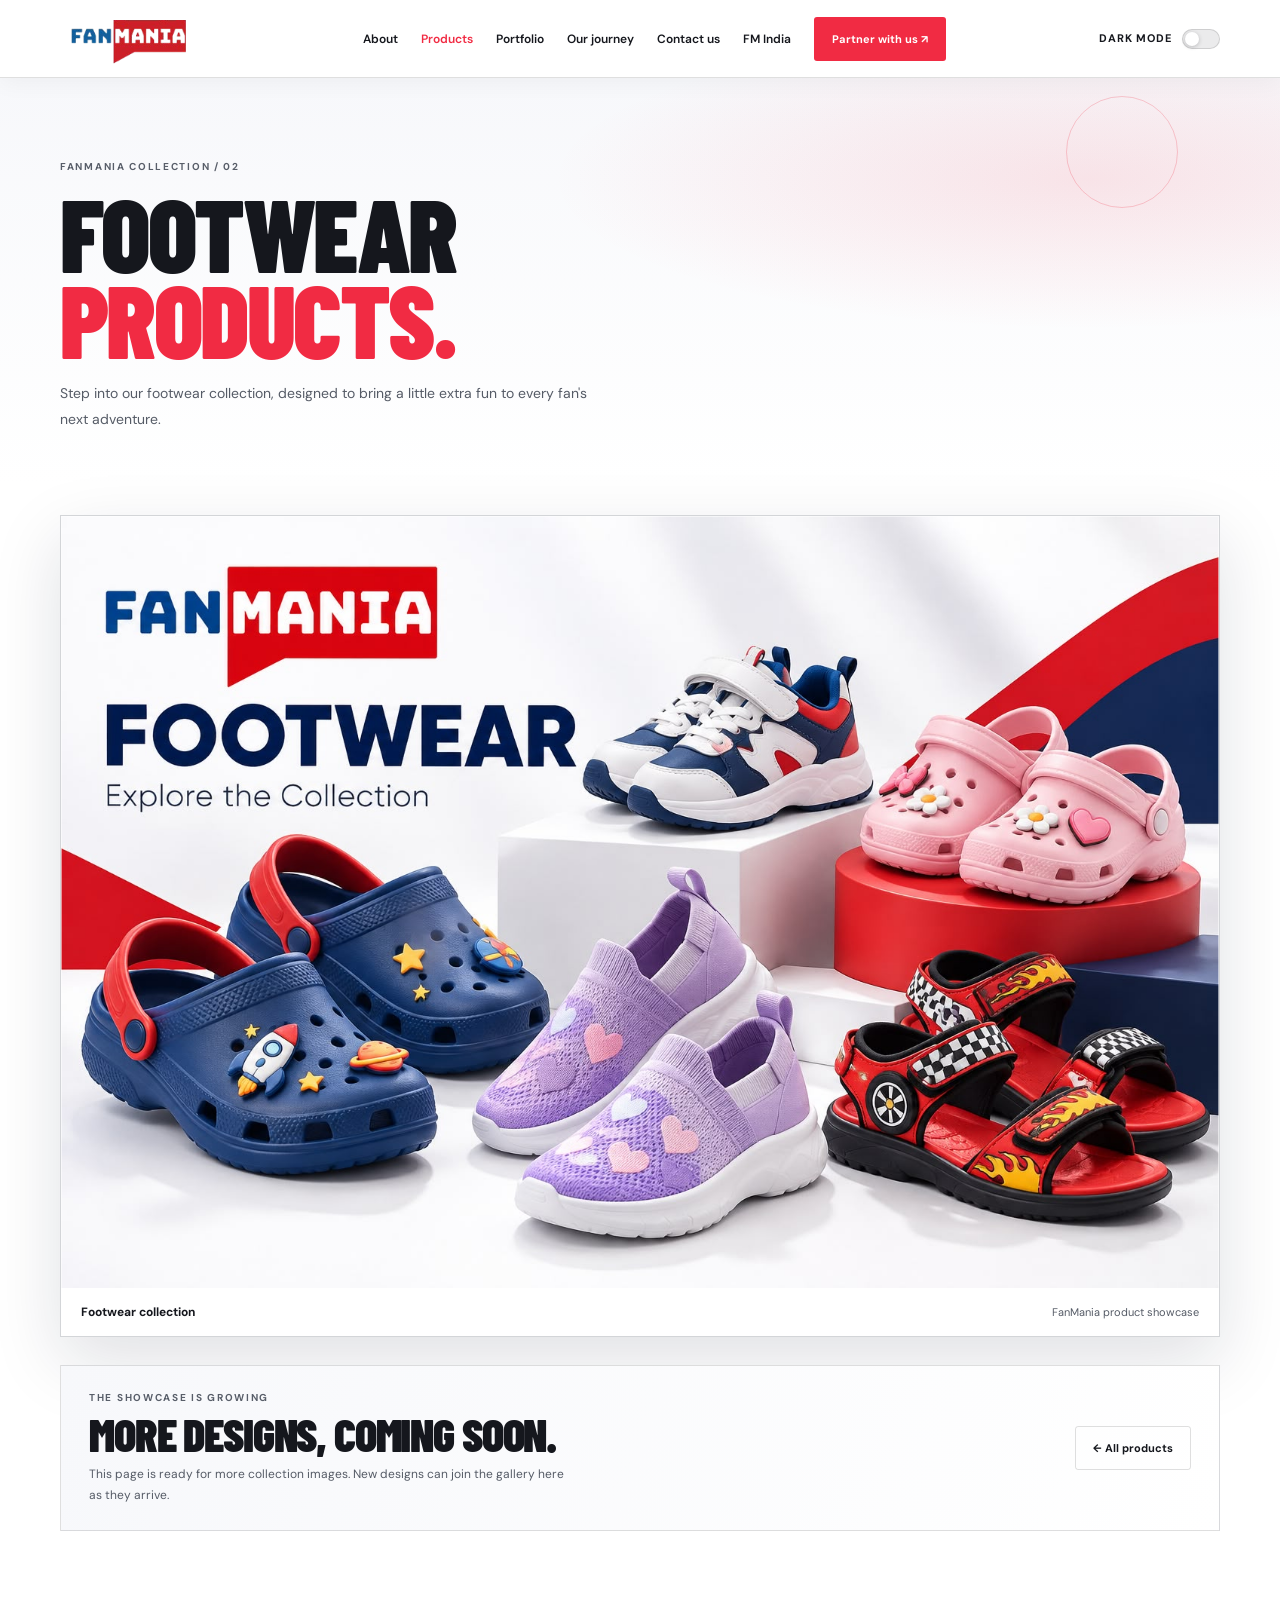
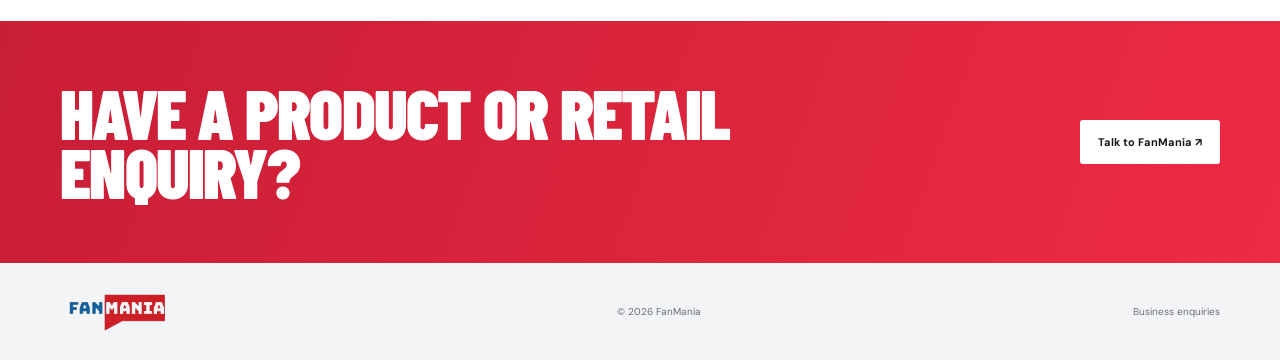
<file: footwear-products.html>
<!doctype html>
<html lang="en">
<head>
  <meta charset="utf-8">
  <meta name="viewport" content="width=device-width, initial-scale=1">
  <meta name="theme-color" content="#ffffff">
  <meta name="description" content="Explore the FanMania footwear product showcase.">
  <title>Footwear Products — FanMania</title>
  <link rel="preconnect" href="https://fonts.googleapis.com">
  <link rel="preconnect" href="https://fonts.gstatic.com" crossorigin>
  <link href="https://fonts.googleapis.com/css2?family=Barlow+Condensed:wght@600;700;800;900&family=DM+Sans:wght@400;500;600;700&display=swap" rel="stylesheet">
  <style>
    :root { --red:#f12b43; --blue:#3178ff; --ink:#15171d; --muted:#555b66; --line:rgba(9,10,14,.13); --display:"Barlow Condensed",Impact,sans-serif; --body:"DM Sans",Arial,sans-serif; font-family:var(--body); scroll-behavior:smooth; }
    * { box-sizing:border-box; } body { margin:0; color:var(--ink); background:#fff; } a { color:inherit; text-decoration:none; } button { font:inherit; }
    .wrap { width:min(1160px,calc(100% - 48px)); margin:auto; } .skip { position:fixed; z-index:30; top:8px; left:8px; padding:12px; background:white; transform:translateY(-150%); } .skip:focus { transform:translateY(0); }
    .topbar { position:fixed; z-index:20; inset:0 0 auto; height:78px; border-bottom:1px solid var(--line); background:rgba(255,255,255,.92); box-shadow:0 5px 22px rgba(9,10,14,.045); backdrop-filter:blur(16px); }
    .nav { height:100%; display:flex; align-items:center; justify-content:space-between; } .brand img { display:block; width:150px; height:auto; }
    .nav-links { display:flex; align-items:center; gap:23px; font-size:12px; font-weight:600; } .nav-links a:hover,.nav-links [aria-current="page"] { color:var(--red); }
    .button { display:inline-flex; min-height:44px; align-items:center; justify-content:center; padding:0 18px; border-radius:3px; background:var(--red); color:#fff!important; font-size:11px; font-weight:700; }
    .menu-toggle { display:none; width:42px; height:42px; border:1px solid var(--line); border-radius:4px; background:white; }
    main { padding-top:78px; } .hero { position:relative; overflow:hidden; padding:82px 0 51px; background:radial-gradient(ellipse at 85% 25%,rgba(241,43,67,.11),transparent 35%),linear-gradient(180deg,#f7f8fb,#fff); }
    .hero::after { position:absolute; top:18px; right:8%; width:110px; height:110px; border:1px solid rgba(241,43,67,.22); border-radius:50%; content:""; animation:orbit 18s linear infinite; }
    .eyebrow { color:#585e69; font-size:10px; font-weight:700; letter-spacing:.17em; text-transform:uppercase; } h1,h2,p { margin-top:0; }
    h1,h2 { font-family:var(--display); font-size:clamp(58px,9vw,102px); font-weight:900; letter-spacing:-.025em; line-height:.84; text-transform:uppercase; }
    h1 { position:relative; z-index:1; max-width:800px; margin:17px 0 20px; animation:rise-in .8s both; } h1 span { color:var(--red); }
    .intro { max-width:540px; margin-bottom:0; color:var(--muted); font-size:14px; line-height:1.8; animation:rise-in .8s .12s both; }
    .showcase { padding:32px 0 90px; }
    .artwork { position:relative; overflow:hidden; margin:0; border:1px solid var(--line); background:#f1f3f7; box-shadow:0 24px 65px rgba(16,27,46,.13); animation:rise-in .9s .18s both; }
    .artwork::after { position:absolute; inset:0; border:1px solid rgba(255,255,255,.55); content:""; pointer-events:none; }
    .artwork img { display:block; width:100%; height:auto; transition:transform 1s cubic-bezier(.2,.75,.25,1),filter .6s; }
    .artwork:hover img { transform:scale(1.025); filter:saturate(1.06); }
    figcaption { display:flex; align-items:center; justify-content:space-between; gap:18px; padding:16px 20px; background:#fff; color:var(--muted); font-size:11px; }
    figcaption strong { color:var(--ink); font-size:12px; }
    .next-step { display:grid; grid-template-columns:1fr auto; align-items:center; gap:24px; margin-top:28px; padding:25px 28px; border:1px solid var(--line); background:linear-gradient(110deg,#f7f8fb,#fff); animation:rise-in .8s .28s both; }
    .next-step .eyebrow { margin-bottom:8px; } .next-step h2 { margin:0; font-size:clamp(30px,5vw,46px); line-height:.95; }
    .next-step p { max-width:480px; margin:9px 0 0; color:var(--muted); font-size:12px; line-height:1.7; }
    .text-link { display:inline-flex; align-items:center; gap:10px; padding:14px 17px; border:1px solid var(--line); border-radius:3px; font-size:11px; font-weight:700; transition:background .2s,color .2s,transform .2s; }
    .text-link:hover { transform:translateY(-3px); background:var(--ink); color:white; }
    .cta { padding:62px 0; background:linear-gradient(110deg,#c81e36,#ed2b43); color:white; } .cta-row { display:flex; align-items:center; justify-content:space-between; gap:22px; }
    .cta h2 { max-width:690px; margin:0; font-size:clamp(42px,6vw,70px); } .cta a { flex:none; padding:15px 18px; border-radius:3px; background:white; color:#17171a; font-size:11px; font-weight:700; }
    footer { padding:25px 0; background:#f3f4f6; color:#686e79; font-size:10px; } .footer-row { display:flex; align-items:center; justify-content:space-between; gap:15px; } footer img { width:125px; }
    @keyframes rise-in { from { opacity:0; transform:translateY(24px); } to { opacity:1; transform:translateY(0); } }
    @keyframes orbit { to { transform:rotate(360deg); } }
    @media(max-width:720px) { .wrap{width:calc(100% - 36px)}.topbar{height:68px}.brand img{width:130px}.menu-toggle{display:grid;place-items:center}.nav{position:relative}.nav-links{position:absolute;top:67px;right:-18px;left:-18px;display:none;align-items:stretch;gap:0;padding:8px 18px 17px;border-bottom:1px solid var(--line);background:#fff}.nav-links.is-open{display:flex;flex-direction:column}.nav-links a:not(.button){padding:13px 3px;border-bottom:1px solid var(--line)}.nav-links .button{margin-top:12px}.hero{padding:65px 0 38px}.hero::after{right:-28px;width:82px;height:82px}.showcase{padding:22px 0 65px}figcaption{align-items:flex-start;flex-direction:column;gap:5px;padding:13px 15px}.next-step{grid-template-columns:1fr;padding:19px}.cta-row{align-items:flex-start;flex-direction:column}.footer-row{flex-wrap:wrap}.footer-row span{width:100%;order:3} }
    @media(prefers-reduced-motion:reduce){*,*::before,*::after{scroll-behavior:auto!important;animation-duration:.01ms!important;animation-iteration-count:1!important;transition-duration:.01ms!important}}
  </style>
  <script src="dark-mode.js"></script>
  <script src="page-animations.js"></script>
  <link rel="stylesheet" href="dark-mode.css">
</head>
<body>
  <a class="skip" href="#main">Skip to content</a>
  <header class="topbar"><nav class="nav wrap" aria-label="Main navigation">
    <a class="brand" href="index.html" aria-label="FanMania home"><img src="Screenshot_2026-10-06_143455-removebg-preview.png" alt="FanMania"></a>
    <div class="nav-links" id="nav-links">
      <a href="index.html#about">About</a><a href="products.html" aria-current="page">Products</a><a href="portfolio.html">Portfolio</a><a href="index.html#journey">Our journey</a><a href="contact.html">Contact us</a><a class="fm-india-tab" href="fm-india.html">FM India</a><a class="button" href="contact.html">Partner with us ↗</a>
    </div>
    <button class="theme-toggle" id="theme-toggle" type="button" aria-label="Turn on dark mode" aria-pressed="false">
      <span class="theme-toggle-label">Dark Mode</span>
      <span class="theme-toggle-track" aria-hidden="true"><span class="theme-toggle-knob"></span></span>
    </button>
    <button class="menu-toggle" id="menu-toggle" type="button" aria-label="Open navigation" aria-controls="nav-links" aria-expanded="false">☰</button>
  </nav></header>
  <main id="main">
    <section class="hero"><div class="wrap">
      <div class="eyebrow">FanMania collection / 02</div><h1>Footwear<br><span>Products.</span></h1>
      <p class="intro">Step into our footwear collection, designed to bring a little extra fun to every fan's next adventure.</p>
    </div></section>
    <section class="showcase wrap" aria-label="Footwear product showcase">
      <figure class="artwork"><img src="footwear%20products.jpeg" alt="FanMania footwear collection featuring colourful children's shoes"><figcaption><strong>Footwear collection</strong><span>FanMania product showcase</span></figcaption></figure>
      <div class="next-step"><div><div class="eyebrow">The showcase is growing</div><h2>More designs, coming soon.</h2><p>This page is ready for more collection images. New designs can join the gallery here as they arrive.</p></div><a class="text-link" href="products.html">← All products</a></div>
    </section>
    <section class="cta"><div class="cta-row wrap"><h2>Have a product or retail enquiry?</h2><a href="contact.html">Talk to FanMania ↗</a></div></section>
  </main>
  <footer><div class="footer-row wrap"><a href="index.html"><img src="Screenshot_2026-10-06_143455-removebg-preview.png" alt="FanMania"></a><span>© <span id="year"></span> FanMania</span><a href="contact.html">Business enquiries</a></div></footer>
  <script>
    document.getElementById("year").textContent = new Date().getFullYear();
    const toggle = document.getElementById("menu-toggle"), links = document.getElementById("nav-links");
    function closeMenu() { links.classList.remove("is-open"); toggle.setAttribute("aria-expanded","false"); toggle.setAttribute("aria-label","Open navigation"); }
    toggle.addEventListener("click", () => { const open = toggle.getAttribute("aria-expanded") === "true"; toggle.setAttribute("aria-expanded",String(!open)); toggle.setAttribute("aria-label",open?"Open navigation":"Close navigation"); links.classList.toggle("is-open",!open); });
    links.querySelectorAll("a").forEach(link => link.addEventListener("click",closeMenu));
    document.addEventListener("keydown", event => { if (event.key === "Escape") closeMenu(); });
  </script>
</body>
</html>
</file>
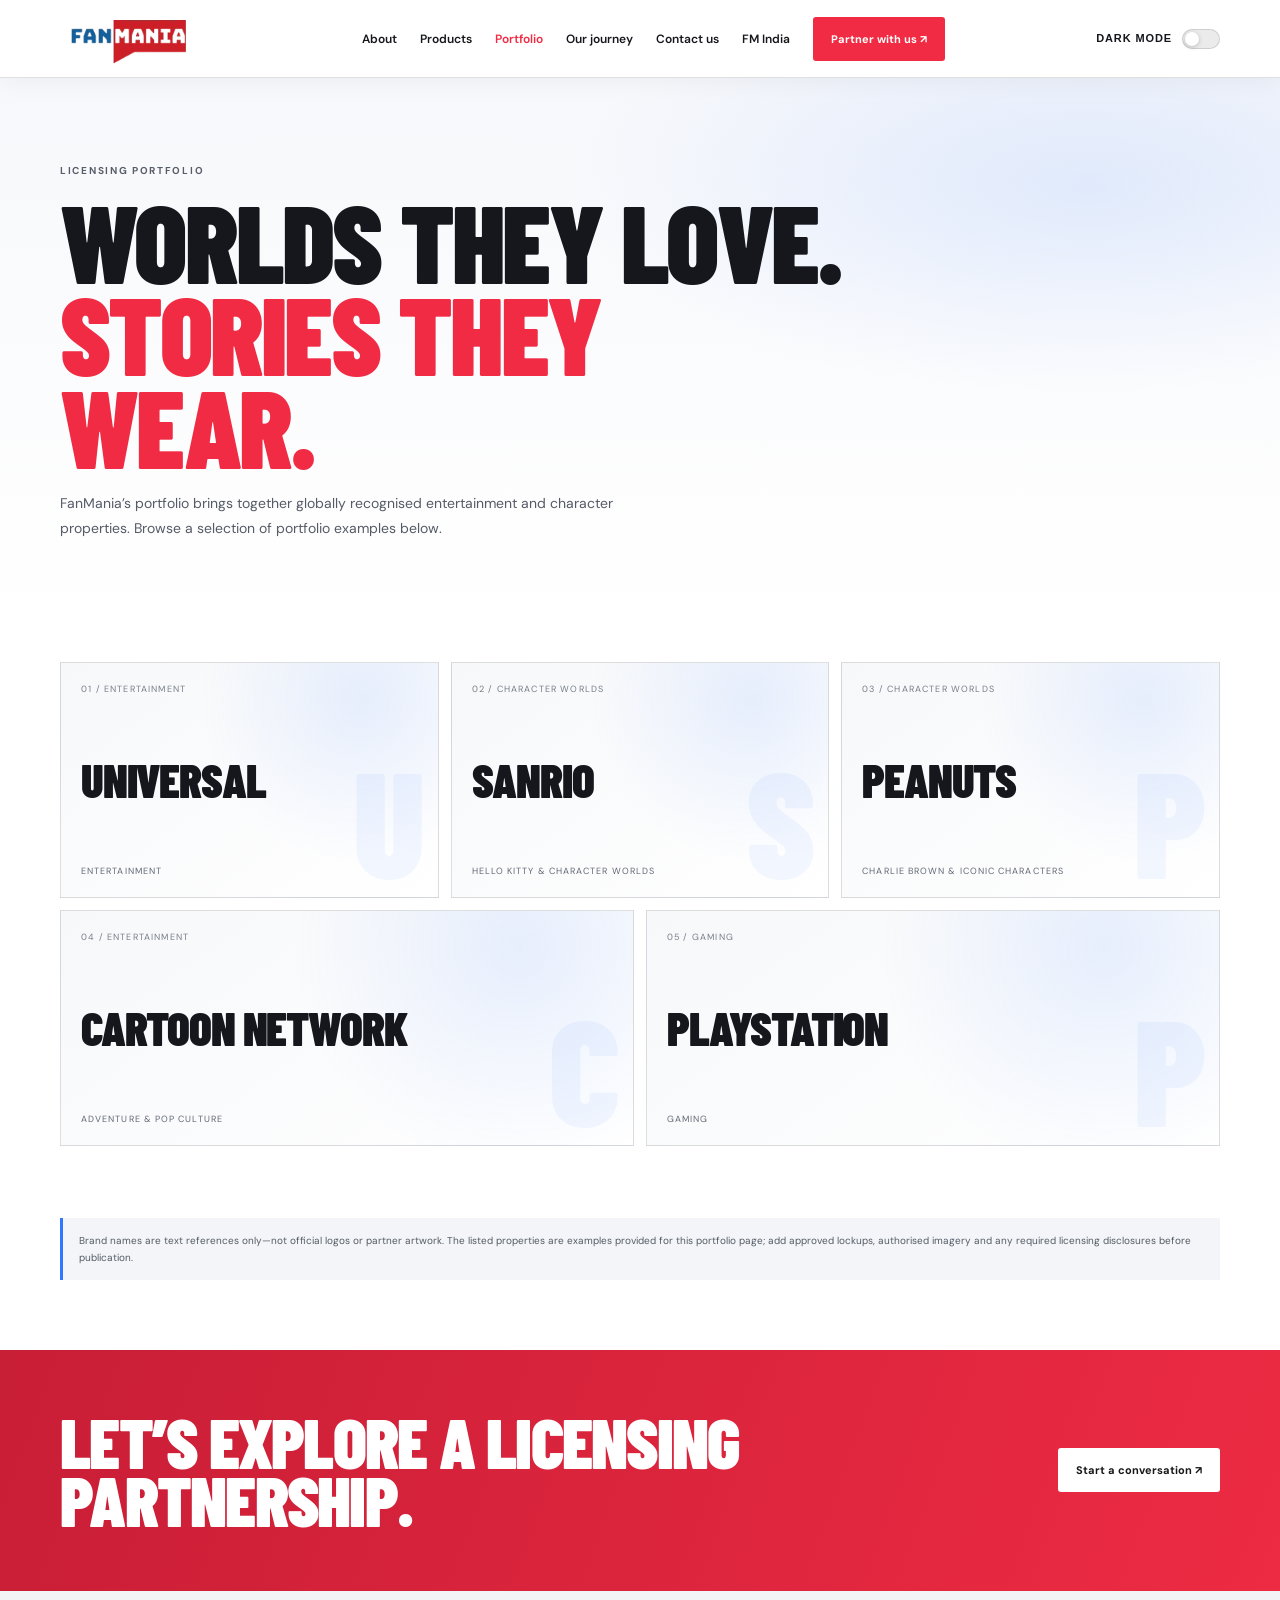
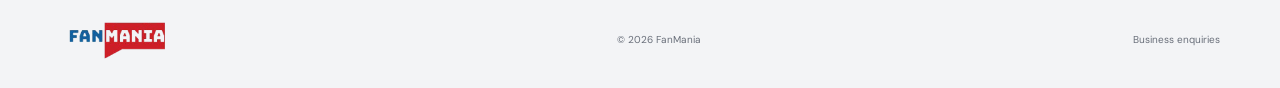
<file: portfolio.html>
<!doctype html>
<html lang="en">
<head>
  <meta charset="utf-8">
  <meta name="viewport" content="width=device-width, initial-scale=1">
  <meta name="theme-color" content="#ffffff">
  <meta name="description" content="Explore example entertainment and character properties in FanMania's licensing portfolio.">
  <title>Our Portfolio — FanMania</title>
  <link rel="preconnect" href="https://fonts.googleapis.com">
  <link rel="preconnect" href="https://fonts.gstatic.com" crossorigin>
  <link href="https://fonts.googleapis.com/css2?family=Barlow+Condensed:wght@600;700;800;900&family=DM+Sans:wght@400;500;600;700&display=swap" rel="stylesheet">
  <style>
    :root{--red:#f12b43;--blue:#3178ff;--ink:#15171d;--muted:#555b66;--line:rgba(9,10,14,.13);--display:"Barlow Condensed",Impact,sans-serif;--body:"DM Sans",Arial,sans-serif;font-family:var(--body);scroll-behavior:smooth}
    *{box-sizing:border-box}body{margin:0;background:#fff;color:var(--ink)}a{color:inherit;text-decoration:none}
    .wrap{width:min(1160px,calc(100% - 48px));margin:auto}.skip{position:fixed;z-index:30;top:8px;left:8px;padding:12px;background:white;transform:translateY(-150%)}.skip:focus{transform:translateY(0)}
    .topbar{position:fixed;z-index:20;inset:0 0 auto;height:78px;border-bottom:1px solid var(--line);background:rgba(255,255,255,.92);box-shadow:0 5px 22px rgba(9,10,14,.045);backdrop-filter:blur(16px)}
    .nav{height:100%;display:flex;align-items:center;justify-content:space-between}.brand img{display:block;width:150px;height:auto}.nav-links{display:flex;align-items:center;gap:23px;font-size:12px;font-weight:600}.nav-links a:hover,.nav-links [aria-current=page]{color:var(--red)}
    .button{display:inline-flex;min-height:44px;align-items:center;justify-content:center;padding:0 18px;border-radius:3px;background:var(--red);color:white!important;font-size:11px;font-weight:700}.menu-toggle{display:none;width:42px;height:42px;border:1px solid var(--line);border-radius:4px;background:white}
    main{padding-top:78px}.hero{padding:86px 0 67px;background:radial-gradient(ellipse at 85% 20%,rgba(49,120,255,.12),transparent 34%),linear-gradient(180deg,#f7f8fb,#fff)}
    .eyebrow{color:#585e69;font-size:10px;font-weight:700;letter-spacing:.17em;text-transform:uppercase}h1,h2,p{margin-top:0}h1,h2{font-family:var(--display);font-size:clamp(58px,9vw,110px);font-weight:900;letter-spacing:-.025em;line-height:.84;text-transform:uppercase}
    h1{max-width:800px;margin:17px 0 20px}h1 span{color:var(--red)}.intro{max-width:560px;color:var(--muted);font-size:14px;line-height:1.8}
    .portfolio{display:grid;grid-template-columns:repeat(6,1fr);gap:12px;padding:39px 0 72px}.brand-panel{position:relative;grid-column:span 2;min-height:236px;display:flex;flex-direction:column;justify-content:space-between;padding:20px;overflow:hidden;border:1px solid var(--line);background:radial-gradient(circle at 80% 16%,rgba(49,120,255,.1),transparent 45%),linear-gradient(145deg,#f7f8fa,#fff);transition:transform .35s cubic-bezier(.2,.75,.25,1),border-color .35s,box-shadow .35s}
    .brand-panel:nth-child(4),.brand-panel:nth-child(5){grid-column:span 3}.brand-panel:hover{transform:translateY(-7px);border-color:rgba(241,43,67,.5);box-shadow:0 18px 38px rgba(27,51,89,.12)}.index{color:#777d88;font-size:9px;letter-spacing:.13em}.brand-name{position:relative;z-index:1;margin:0;font-family:var(--display);font-size:clamp(28px,4vw,47px);font-weight:900;line-height:.92;text-transform:uppercase}.brand-category{color:#626875;font-size:9px;letter-spacing:.12em;text-transform:uppercase}.glyph{position:absolute;right:13px;bottom:18px;color:rgba(49,120,255,.06);font-family:var(--display);font-size:150px;font-weight:900;line-height:.8;transition:transform .5s cubic-bezier(.2,.75,.25,1),color .35s}.brand-panel:hover .glyph{transform:rotate(-7deg) scale(1.08);color:rgba(49,120,255,.12)}
    .portfolio-note{margin:0 auto 70px;padding:14px 16px;border-left:3px solid var(--blue);background:#f3f5f8;color:#555b66;font-size:10px;line-height:1.7}
    .cta{padding:62px 0;background:linear-gradient(110deg,#c81e36,#ed2b43);color:white}.cta-row{display:flex;align-items:center;justify-content:space-between;gap:22px}.cta h2{max-width:690px;margin:0;font-size:clamp(42px,6vw,70px)}.cta a{flex:none;padding:15px 18px;border-radius:3px;background:white;color:#17171a;font-size:11px;font-weight:700}
    .cta a{transition:transform .25s ease,box-shadow .25s ease}.cta a:hover{transform:translateY(-3px);box-shadow:0 10px 24px rgba(0,0,0,.18)}
    .motion-ready .motion-in{opacity:0;translate:0 20px;transition:opacity .8s cubic-bezier(.2,.7,.25,1) var(--motion-delay,0ms),translate .8s cubic-bezier(.2,.7,.25,1) var(--motion-delay,0ms)}
    .motion-ready .motion-in.is-visible{opacity:1;translate:0 0}
    .motion-ready .brand-panel{transition:opacity .8s cubic-bezier(.2,.7,.25,1) var(--motion-delay,0ms),translate .8s cubic-bezier(.2,.7,.25,1) var(--motion-delay,0ms),transform .35s cubic-bezier(.2,.75,.25,1),border-color .35s,box-shadow .35s}
    .portfolio>.brand-panel:nth-child(2){--motion-delay:100ms}.portfolio>.brand-panel:nth-child(3){--motion-delay:200ms}.portfolio>.brand-panel:nth-child(4){--motion-delay:300ms}.portfolio>.brand-panel:nth-child(5){--motion-delay:400ms}
    .portfolio-note{--motion-delay:100ms}.cta-row{--motion-delay:100ms}
    footer{padding:25px 0;background:#f3f4f6;color:#686e79;font-size:10px}.footer-row{display:flex;align-items:center;justify-content:space-between;gap:15px}footer img{width:125px}
    @media(max-width:720px){.wrap{width:calc(100% - 36px)}.topbar{height:68px}.brand img{width:130px}.menu-toggle{display:grid;place-items:center}.nav{position:relative}.nav-links{position:absolute;top:67px;right:-18px;left:-18px;display:none;align-items:stretch;gap:0;padding:8px 18px 17px;border-bottom:1px solid var(--line);background:#fff}.nav-links.is-open{display:flex;flex-direction:column}.nav-links a:not(.button){padding:13px 3px;border-bottom:1px solid var(--line)}.nav-links .button{margin-top:12px}.hero{padding:65px 0 45px}.portfolio{grid-template-columns:repeat(2,1fr);gap:9px;padding-top:25px}.brand-panel,.brand-panel:nth-child(4),.brand-panel:nth-child(5){grid-column:span 1;min-height:185px;padding:14px}.brand-name{font-size:29px}.glyph{font-size:105px}.portfolio-note{margin-bottom:55px}.cta-row{align-items:flex-start;flex-direction:column}.footer-row{flex-wrap:wrap}.footer-row span{width:100%;order:3}}
    @media(prefers-reduced-motion:reduce){*,*::before,*::after{scroll-behavior:auto!important;transition-duration:.01ms!important;animation-duration:.01ms!important;animation-iteration-count:1!important}}
  </style>
  <script src="dark-mode.js"></script>
  <script src="page-animations.js"></script>
  <link rel="stylesheet" href="dark-mode.css">
</head>
<body>
  <a class="skip" href="#main">Skip to content</a>
  <header class="topbar"><nav class="nav wrap" aria-label="Main navigation">
    <a class="brand" href="index.html" aria-label="FanMania home"><img src="Screenshot_2026-10-06_143455-removebg-preview.png" alt="FanMania"></a>
    <div class="nav-links" id="nav-links">
      <a href="index.html#about">About</a><a href="products.html">Products</a><a href="portfolio.html" aria-current="page">Portfolio</a><a href="index.html#journey">Our journey</a><a href="contact.html">Contact us</a><a class="fm-india-tab" href="fm-india.html">FM India</a><a class="button" href="contact.html">Partner with us ↗</a>
    </div>
    <button class="theme-toggle" id="theme-toggle" type="button" aria-label="Turn on dark mode" aria-pressed="false">
      <span class="theme-toggle-label">Dark Mode</span>
      <span class="theme-toggle-track" aria-hidden="true"><span class="theme-toggle-knob"></span></span>
    </button>
    <button class="menu-toggle" id="menu-toggle" type="button" aria-label="Open navigation" aria-controls="nav-links" aria-expanded="false">☰</button>
  </nav></header>
  <main id="main">
    <section class="hero"><div class="wrap motion-in"><div class="eyebrow">Licensing portfolio</div><h1>Worlds they love.<br><span>Stories they wear.</span></h1><p class="intro">FanMania’s portfolio brings together globally recognised entertainment and character properties. Browse a selection of portfolio examples below.</p></div></section>
    <section class="portfolio wrap" aria-label="Portfolio examples">
      <article class="brand-panel motion-in"><span class="index">01 / ENTERTAINMENT</span><h2 class="brand-name">Universal</h2><span class="brand-category">Entertainment</span><span class="glyph" aria-hidden="true">U</span></article>
      <article class="brand-panel motion-in"><span class="index">02 / CHARACTER WORLDS</span><h2 class="brand-name">Sanrio</h2><span class="brand-category">Hello Kitty & character worlds</span><span class="glyph" aria-hidden="true">S</span></article>
      <article class="brand-panel motion-in"><span class="index">03 / CHARACTER WORLDS</span><h2 class="brand-name">Peanuts</h2><span class="brand-category">Charlie Brown & iconic characters</span><span class="glyph" aria-hidden="true">P</span></article>
      <article class="brand-panel motion-in"><span class="index">04 / ENTERTAINMENT</span><h2 class="brand-name">Cartoon Network</h2><span class="brand-category">Adventure & pop culture</span><span class="glyph" aria-hidden="true">C</span></article>
      <article class="brand-panel motion-in"><span class="index">05 / GAMING</span><h2 class="brand-name">PlayStation</h2><span class="brand-category">Gaming</span><span class="glyph" aria-hidden="true">P</span></article>
    </section>
    <p class="portfolio-note wrap motion-in">Brand names are text references only—not official logos or partner artwork. The listed properties are examples provided for this portfolio page; add approved lockups, authorised imagery and any required licensing disclosures before publication.</p>
    <section class="cta"><div class="cta-row wrap motion-in"><h2>Let’s explore a licensing partnership.</h2><a href="contact.html">Start a conversation ↗</a></div></section>
  </main>
  <footer><div class="footer-row wrap"><a href="index.html"><img src="Screenshot_2026-10-06_143455-removebg-preview.png" alt="FanMania"></a><span>© <span id="year"></span> FanMania</span><a href="contact.html">Business enquiries</a></div></footer>
  <script>
    document.getElementById("year").textContent = new Date().getFullYear();
    const toggle = document.getElementById("menu-toggle"), links = document.getElementById("nav-links");
    function closeMenu(){links.classList.remove("is-open");toggle.setAttribute("aria-expanded","false");toggle.setAttribute("aria-label","Open navigation")}
    toggle.addEventListener("click",()=>{const open=toggle.getAttribute("aria-expanded")==="true";toggle.setAttribute("aria-expanded",String(!open));toggle.setAttribute("aria-label",open?"Open navigation":"Close navigation");links.classList.toggle("is-open",!open)});
    links.querySelectorAll("a").forEach(link=>link.addEventListener("click",closeMenu));
    document.addEventListener("keydown",event=>{if(event.key==="Escape")closeMenu()});
    if(!window.matchMedia("(prefers-reduced-motion: reduce)").matches&&"IntersectionObserver" in window){
      document.documentElement.classList.add("motion-ready");
      const motionObserver=new IntersectionObserver(entries=>entries.forEach(entry=>{if(entry.isIntersecting){entry.target.classList.add("is-visible");motionObserver.unobserve(entry.target)}}),{threshold:.12});
      document.querySelectorAll(".motion-in").forEach(element=>motionObserver.observe(element));
    }
  </script>
</body>
</html>
</file>
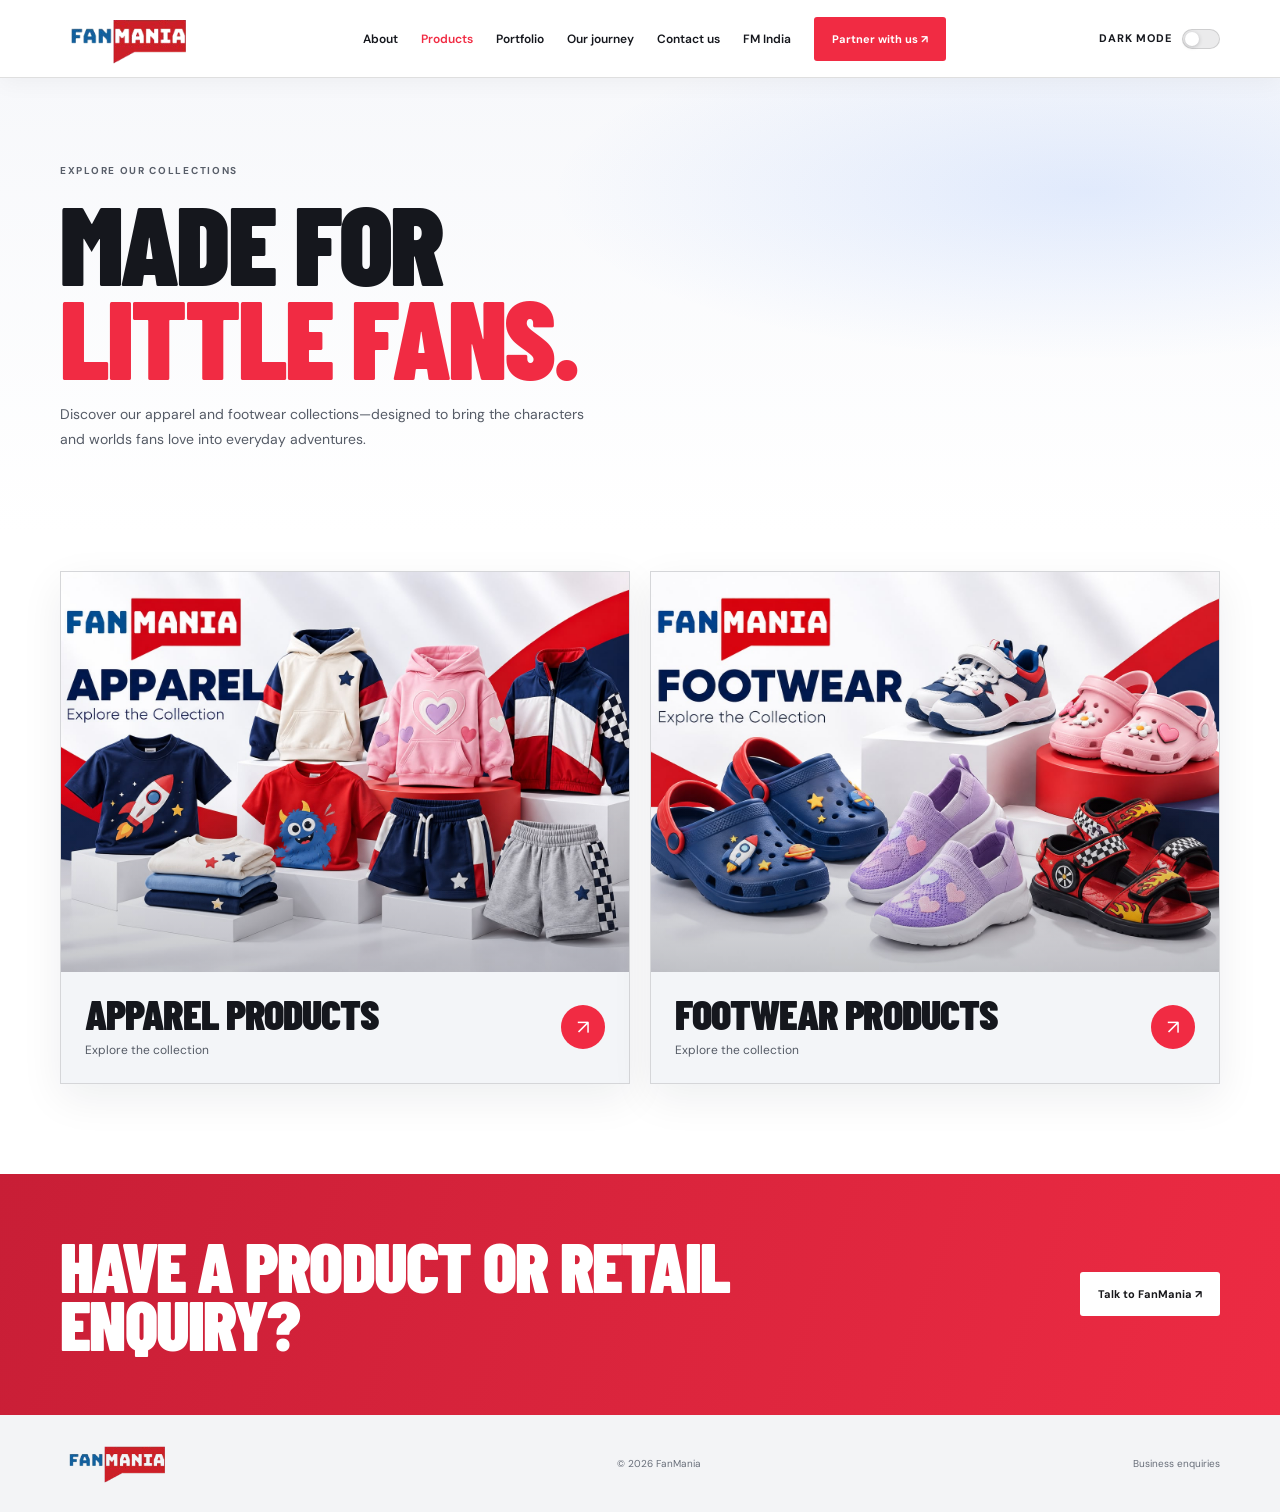
<file: products.html>
<!doctype html>
<html lang="en">
<head>
  <meta charset="utf-8">
  <meta name="viewport" content="width=device-width, initial-scale=1">
  <meta name="theme-color" content="#ffffff">
  <meta name="description" content="Explore FanMania's apparel and footwear product showcases.">
  <title>Products — FanMania</title>
  <link rel="preconnect" href="https://fonts.googleapis.com">
  <link rel="preconnect" href="https://fonts.gstatic.com" crossorigin>
  <link href="https://fonts.googleapis.com/css2?family=Barlow+Condensed:wght@600;700;800;900&family=DM+Sans:wght@400;500;600;700&display=swap" rel="stylesheet">
  <style>
    :root { --red:#f12b43; --blue:#3178ff; --ink:#15171d; --muted:#555b66; --line:rgba(9,10,14,.13); --display:"Barlow Condensed",Impact,sans-serif; --body:"DM Sans",Arial,sans-serif; font-family:var(--body); scroll-behavior:smooth; }
    * { box-sizing:border-box; } body { margin:0; color:var(--ink); background:#fff; } a { color:inherit; text-decoration:none; } button { font:inherit; }
    .wrap { width:min(1160px,calc(100% - 48px)); margin:auto; } .skip { position:fixed; z-index:30; top:8px; left:8px; padding:12px; background:white; transform:translateY(-150%); } .skip:focus { transform:translateY(0); }
    .topbar { position:fixed; z-index:20; inset:0 0 auto; height:78px; border-bottom:1px solid var(--line); background:rgba(255,255,255,.92); box-shadow:0 5px 22px rgba(9,10,14,.045); backdrop-filter:blur(16px); }
    .nav { height:100%; display:flex; align-items:center; justify-content:space-between; } .brand img { display:block; width:150px; height:auto; }
    .nav-links { display:flex; align-items:center; gap:23px; font-size:12px; font-weight:600; } .nav-links a:hover,.nav-links [aria-current="page"] { color:var(--red); }
    .button { display:inline-flex; min-height:44px; align-items:center; justify-content:center; padding:0 18px; border-radius:3px; background:var(--red); color:#fff!important; font-size:11px; font-weight:700; }
    .menu-toggle { display:none; width:42px; height:42px; border:1px solid var(--line); border-radius:4px; background:white; }
    main { padding-top:78px; } .hero { padding:86px 0 66px; background:radial-gradient(ellipse at 85% 25%,rgba(49,120,255,.12),transparent 35%),linear-gradient(180deg,#f7f8fb,#fff); }
    .eyebrow { color:#585e69; font-size:10px; font-weight:700; letter-spacing:.17em; text-transform:uppercase; } h1,h2,h3,p { margin-top:0; }
    h1,h2 { font-family:var(--display); font-size:clamp(58px,9vw,112px); font-weight:900; letter-spacing:-.025em; line-height:.84; text-transform:uppercase; }
    h1 { max-width:800px; margin:17px 0 20px; } h1 span { color:var(--red); } .intro { max-width:540px; color:var(--muted); font-size:14px; line-height:1.8; }
    .categories { display:grid; grid-template-columns:repeat(2,minmax(0,1fr)); gap:20px; padding:38px 0 90px; }
    .category { position:relative; display:block; overflow:hidden; border:1px solid var(--line); background:#f3f5f8; box-shadow:0 14px 40px rgba(16,27,46,.07); transition:transform .35s cubic-bezier(.2,.75,.25,1),box-shadow .35s,border-color .35s; animation:card-enter .8s both; }
    .category:nth-child(2) { animation-delay:.14s; }
    .category:hover,.category:focus-visible { transform:translateY(-9px); border-color:rgba(241,43,67,.5); box-shadow:0 24px 55px rgba(16,27,46,.16); }
    .category:focus-visible { outline:3px solid var(--blue); outline-offset:4px; }
    .category-art { position:relative; overflow:hidden; aspect-ratio:1.42; background:#eef1f6; }
    .category-art::after { position:absolute; inset:0; background:linear-gradient(180deg,transparent 55%,rgba(14,20,34,.24)); content:""; pointer-events:none; }
    .category-art img { display:block; width:100%; height:100%; object-fit:cover; transition:transform .8s cubic-bezier(.2,.75,.25,1); }
    .category:hover .category-art img,.category:focus-visible .category-art img { transform:scale(1.055); }
    .category-copy { display:flex; align-items:center; justify-content:space-between; gap:14px; padding:22px 24px; }
    .category h2 { margin:0; font-size:clamp(29px,4vw,42px); line-height:.95; }
    .category p { margin:8px 0 0; color:var(--muted); font-size:12px; line-height:1.6; }
    .category-arrow { display:grid; width:44px; height:44px; flex:none; place-items:center; border-radius:50%; background:var(--red); color:#fff; font-size:20px; transition:transform .3s; }
    .category:hover .category-arrow,.category:focus-visible .category-arrow { transform:translateX(4px) rotate(-35deg); }
    @keyframes card-enter { from { opacity:0; transform:translateY(25px); } to { opacity:1; transform:translateY(0); } }
    .cta { padding:62px 0; background:linear-gradient(110deg,#c81e36,#ed2b43); color:white; } .cta-row { display:flex; align-items:center; justify-content:space-between; gap:22px; }
    .cta h2 { max-width:690px; margin:0; font-size:clamp(42px,6vw,70px); } .cta a { flex:none; padding:15px 18px; border-radius:3px; background:white; color:#17171a; font-size:11px; font-weight:700; }
    footer { padding:25px 0; background:#f3f4f6; color:#686e79; font-size:10px; } .footer-row { display:flex; align-items:center; justify-content:space-between; gap:15px; } footer img { width:125px; }
    @media(max-width:720px) { .wrap{width:calc(100% - 36px)} .topbar{height:68px}.brand img{width:130px}.menu-toggle{display:grid;place-items:center}.nav{position:relative}.nav-links{position:absolute;top:67px;right:-18px;left:-18px;display:none;align-items:stretch;gap:0;padding:8px 18px 17px;border-bottom:1px solid var(--line);background:#fff}.nav-links.is-open{display:flex;flex-direction:column}.nav-links a:not(.button){padding:13px 3px;border-bottom:1px solid var(--line)}.nav-links .button{margin-top:12px}.hero{padding:65px 0 45px}.categories{grid-template-columns:1fr;gap:15px;padding:25px 0 70px}.category-art{aspect-ratio:1.5}.category-copy{padding:17px}.category h2{font-size:32px}.cta-row{align-items:flex-start;flex-direction:column}.footer-row{flex-wrap:wrap}.footer-row span{width:100%;order:3} }
    @media(prefers-reduced-motion:reduce){*,*::before,*::after{scroll-behavior:auto!important;animation-duration:.01ms!important;animation-iteration-count:1!important;transition-duration:.01ms!important}}
  </style>
  <script src="dark-mode.js"></script>
  <script src="page-animations.js"></script>
  <link rel="stylesheet" href="dark-mode.css">
</head>
<body>
  <a class="skip" href="#main">Skip to content</a>
  <header class="topbar"><nav class="nav wrap" aria-label="Main navigation">
    <a class="brand" href="index.html" aria-label="FanMania home"><img src="Screenshot_2026-10-06_143455-removebg-preview.png" alt="FanMania"></a>
    <div class="nav-links" id="nav-links">
      <a href="index.html#about">About</a><a href="products.html" aria-current="page">Products</a><a href="portfolio.html">Portfolio</a><a href="index.html#journey">Our journey</a><a href="contact.html">Contact us</a><a class="fm-india-tab" href="fm-india.html">FM India</a><a class="button" href="contact.html">Partner with us ↗</a>
    </div>
    <button class="theme-toggle" id="theme-toggle" type="button" aria-label="Turn on dark mode" aria-pressed="false">
      <span class="theme-toggle-label">Dark Mode</span>
      <span class="theme-toggle-track" aria-hidden="true"><span class="theme-toggle-knob"></span></span>
    </button>
    <button class="menu-toggle" id="menu-toggle" type="button" aria-label="Open navigation" aria-controls="nav-links" aria-expanded="false">☰</button>
  </nav></header>
  <main id="main">
    <section class="hero"><div class="wrap">
      <div class="eyebrow">Explore our collections</div><h1>Made for<br><span>little fans.</span></h1>
      <p class="intro">Discover our apparel and footwear collections—designed to bring the characters and worlds fans love into everyday adventures.</p>
    </div></section>
    <section class="categories wrap" aria-label="Product collections">
      <a class="category" href="apparel-products.html">
        <div class="category-art"><img src="Apparel%20products.jpeg" alt="FanMania apparel collection with colourful children's clothing" loading="eager"></div>
        <div class="category-copy"><div><h2>Apparel Products</h2><p>Explore the collection</p></div><span class="category-arrow" aria-hidden="true">↗</span></div>
      </a>
      <a class="category" href="footwear-products.html">
        <div class="category-art"><img src="footwear%20products.jpeg" alt="FanMania footwear collection with playful children's shoes" loading="lazy"></div>
        <div class="category-copy"><div><h2>Footwear Products</h2><p>Explore the collection</p></div><span class="category-arrow" aria-hidden="true">↗</span></div>
      </a>
    </section>
    <section class="cta"><div class="cta-row wrap"><h2>Have a product or retail enquiry?</h2><a href="contact.html">Talk to FanMania ↗</a></div></section>
  </main>
  <footer><div class="footer-row wrap"><a href="index.html"><img src="Screenshot_2026-10-06_143455-removebg-preview.png" alt="FanMania"></a><span>© <span id="year"></span> FanMania</span><a href="contact.html">Business enquiries</a></div></footer>
  <script>
    document.getElementById("year").textContent = new Date().getFullYear();
    const toggle = document.getElementById("menu-toggle"), links = document.getElementById("nav-links");
    function closeMenu() { links.classList.remove("is-open"); toggle.setAttribute("aria-expanded","false"); toggle.setAttribute("aria-label","Open navigation"); }
    toggle.addEventListener("click", () => { const open = toggle.getAttribute("aria-expanded") === "true"; toggle.setAttribute("aria-expanded",String(!open)); toggle.setAttribute("aria-label",open?"Open navigation":"Close navigation"); links.classList.toggle("is-open",!open); });
    links.querySelectorAll("a").forEach(link => link.addEventListener("click",closeMenu));
    document.addEventListener("keydown", event => { if (event.key === "Escape") closeMenu(); });
  </script>
</body>
</html>
</file>
<file: dark-mode.css>
:root {
  --motion-soft-duration: 900ms;
  --motion-soft-ease: cubic-bezier(.2, .75, .25, 1);
}

@media (prefers-reduced-motion: no-preference) {
  .motion-in,
  .reveal,
  .js-reveal {
    opacity: 0;
    transform: translate3d(0, 26px, 0) scale(.985);
    transition: opacity var(--motion-soft-duration) var(--motion-soft-ease),
      transform var(--motion-soft-duration) var(--motion-soft-ease),
      box-shadow .7s ease,
      border-color .7s ease,
      background .7s ease;
  }

  .motion-ready .motion-in.is-visible,
  .motion-ready .reveal.is-visible,
  .motion-ready .js-reveal.is-visible {
    opacity: 1;
    transform: translate3d(0, 0, 0) scale(1);
  }

  .topbar,
  .nav-links a,
  .button,
  .feature-card,
  .brand-panel,
  .category,
  .product-card,
  .next-step,
  .timeline-glass,
  .artwork,
  .contact-copy,
  .contact-layout form,
  .field,
  .license-list span,
  .inquiry-types span {
    transition: transform .7s var(--motion-soft-ease),
      box-shadow .7s ease,
      border-color .7s ease,
      background .7s ease,
      opacity .7s ease;
  }

  .topbar:hover,
  .button:hover,
  .feature-card:hover,
  .brand-panel:hover,
  .category:hover,
  .product-card:hover,
  .next-step:hover,
  .timeline-glass:hover,
  .artwork:hover,
  .contact-layout form:hover,
  .field:hover {
    transform: translateY(-6px);
  }

  .hero-video,
  .artwork img,
  .category-art img,
  .brand-panel .glyph {
    animation: gentle-float 12s ease-in-out infinite;
  }
}

@keyframes gentle-float {
  0%,
  100% { transform: translate3d(0, 0, 0); }
  50% { transform: translate3d(0, -8px, 0); }
}

html[data-theme="dark"] {
  color-scheme: dark;
  --ink: #f4f6fb;
  --muted: #aab1bf;
  --line: rgba(255,255,255,.14);
}

html[data-theme="dark"] body {
  background: #11141a;
  color: #f4f6fb;
}

html[data-theme="dark"] .topbar {
  border-color: var(--line);
  background: rgba(17,20,26,.94);
}

html[data-theme="dark"] .topbar.scrolled {
  background: rgba(17,20,26,.98);
}

html[data-theme="dark"] .nav-links {
  color: #e0e4ec;
}

.theme-toggle {
  display: inline-flex;
  align-items: center;
  gap: 10px;
  padding: 0;
  border: 0;
  background: transparent;
  color: var(--ink);
  font-size: 11px;
  font-weight: 700;
  letter-spacing: .08em;
  text-transform: uppercase;
  cursor: pointer;
  transition: color .2s ease, transform .2s ease;
}

.theme-toggle:hover {
  transform: translateY(-1px);
  color: var(--blue, #3178ff);
}

.theme-toggle:focus-visible {
  outline: 3px solid var(--blue, #3178ff);
  outline-offset: 3px;
}

.theme-toggle-label {
  line-height: 1;
}

.theme-toggle-track {
  position: relative;
  display: inline-block;
  width: 38px;
  height: 20px;
  border: 1px solid var(--line);
  border-radius: 999px;
  background: rgba(9,10,14,.08);
  transition: background .2s ease, border-color .2s ease;
}

.theme-toggle-knob {
  position: absolute;
  top: 2px;
  left: 2px;
  width: 14px;
  height: 14px;
  border-radius: 50%;
  background: #ffffff;
  box-shadow: 0 1px 4px rgba(9,10,14,.22);
  transition: transform .2s ease, background .2s ease;
}

html[data-theme="dark"] .theme-toggle,
html[data-theme="dark"] .menu-toggle {
  background: transparent;
  color: #f4f6fb;
}

html[data-theme="dark"] .theme-toggle-track {
  background: rgba(255,255,255,.12);
  border-color: rgba(255,255,255,.22);
}

html[data-theme="dark"] .theme-toggle-knob {
  transform: translateX(18px);
  background: #f4f6fb;
}

html[data-theme="dark"] .hero {
  background: radial-gradient(ellipse at 82% 25%, rgba(49,120,255,.14), transparent 38%), linear-gradient(180deg, #171c25, #11141a);
}

html[data-theme="dark"] .journey {
  background: radial-gradient(ellipse at 75% 50%, rgba(49,120,255,.14), transparent 42%), linear-gradient(180deg, #151922, #11141a);
}

html[data-theme="dark"] .eyebrow,
html[data-theme="dark"] .intro,
html[data-theme="dark"] .category p,
html[data-theme="dark"] .brand-category,
html[data-theme="dark"] .portfolio-note,
html[data-theme="dark"] .product-card p,
html[data-theme="dark"] .timeline-detail p,
html[data-theme="dark"] .journey-heading p,
html[data-theme="dark"] .journey-note,
html[data-theme="dark"] .footer,
html[data-theme="dark"] footer {
  color: #aab1bf;
}

html[data-theme="dark"] .ticker,
html[data-theme="dark"] .licenses,
html[data-theme="dark"] footer,
html[data-theme="dark"] .footer {
  background: #1b2029;
}

html[data-theme="dark"] .ticker {
  border-color: var(--line);
}

html[data-theme="dark"] .ticker-item {
  color: #e4e7ed;
}

html[data-theme="dark"] .category,
html[data-theme="dark"] .brand-panel,
html[data-theme="dark"] .product-card,
html[data-theme="dark"] .next-step,
html[data-theme="dark"] .timeline-glass,
html[data-theme="dark"] .artwork,
html[data-theme="dark"] .contact-layout form {
  border-color: var(--line);
  background: linear-gradient(145deg, #1d232d, #171c25);
  color: #f4f6fb;
}

html[data-theme="dark"] .category-art {
  background: #171c25;
}

html[data-theme="dark"] .category-copy,
html[data-theme="dark"] figcaption {
  background: #1b2029;
  color: #aab1bf;
}

html[data-theme="dark"] .portfolio-note {
  background: #1b2029;
}

html[data-theme="dark"] .license-list span,
html[data-theme="dark"] .inquiry-types span {
  border-color: var(--line);
  background: #202630;
  color: #f4f6fb;
}

html[data-theme="dark"] .field input,
html[data-theme="dark"] .field select,
html[data-theme="dark"] .field textarea {
  border-color: rgba(255,255,255,.22);
  background: #11141a;
  color: #f4f6fb;
}

html[data-theme="dark"] .field input::placeholder,
html[data-theme="dark"] .field textarea::placeholder {
  color: #929baa;
}

html[data-theme="dark"] .form-note {
  color: #aab1bf;
}

html[data-theme="dark"] .text-link {
  border-color: var(--line);
}

html[data-theme="dark"] .text-link:hover {
  background: #f4f6fb;
  color: #11141a;
}

html[data-theme="dark"] .skip {
  background: #1b2029;
  color: #f4f6fb;
}

html[data-theme="dark"] .timeline-controls button {
  border-color: rgba(255,255,255,.22);
  background: rgba(17,20,26,.62);
  color: #e4e7ed;
}

html[data-theme="dark"] .timeline-controls button:hover:not(:disabled) {
  background: #252c38;
}

@media (max-width: 720px) {
  html[data-theme="dark"] .nav-links {
    border-color: var(--line);
    background: rgba(17,20,26,.98);
  }
}
</file>
